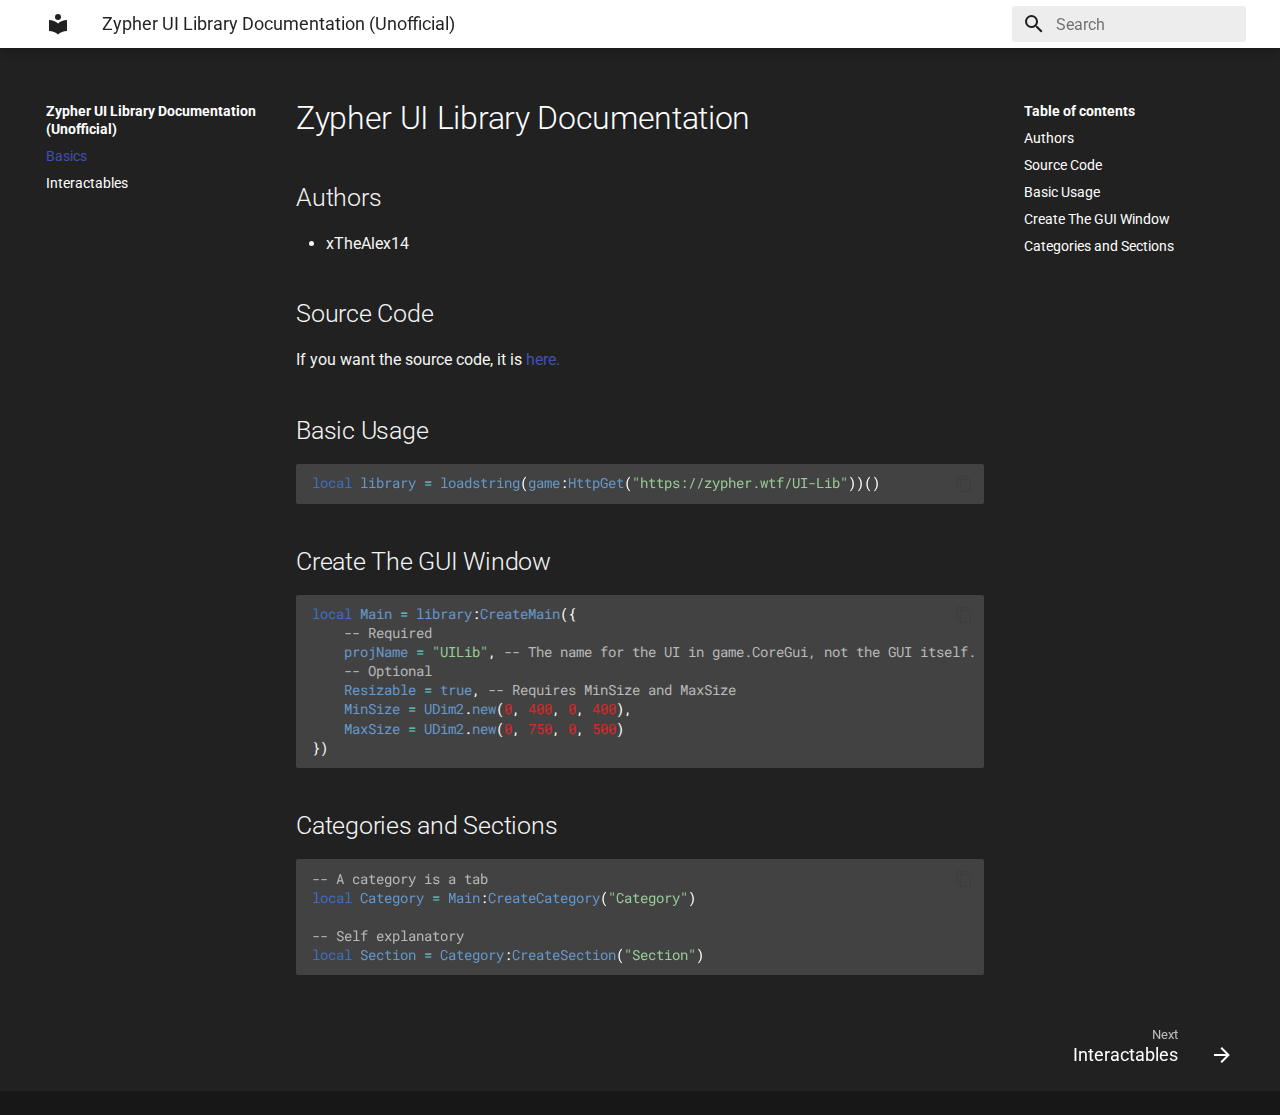
<file: index.html>
<!doctype html>
<html lang="en" class="no-js">
  <head>
    
      <meta charset="utf-8">
      <meta name="viewport" content="width=device-width,initial-scale=1">
      
      
      
      
      <link rel="shortcut icon" href="assets/images/favicon.png">
      <meta name="generator" content="mkdocs-1.1.2, mkdocs-material-6.2.8">
    
    
      
        <title>Zypher UI Library Documentation (Unofficial)</title>
      
    
    
      <link rel="stylesheet" href="assets/stylesheets/main.cb6bc1d0.min.css">
      
        
        <link rel="stylesheet" href="assets/stylesheets/palette.39b8e14a.min.css">
        
          
          
          <meta name="theme-color" content="#ffffff">
        
      
    
    
    
      
        
        <link rel="preconnect" href="https://fonts.gstatic.com" crossorigin>
        <link rel="stylesheet" href="https://fonts.googleapis.com/css?family=Roboto:300,400,400i,700%7CRoboto+Mono&display=fallback">
        <style>body,input{font-family:"Roboto",-apple-system,BlinkMacSystemFont,Helvetica,Arial,sans-serif}code,kbd,pre{font-family:"Roboto Mono",SFMono-Regular,Consolas,Menlo,monospace}</style>
      
    
    
    
      <link rel="stylesheet" href="stylesheets/dark_theme.css">
    
      <link rel="stylesheet" href="stylesheets/codehilite.css">
    
      <link rel="stylesheet" href="stylesheets/styles.css">
    
    
      
    
    
<meta property="og:type" content="website" />
<meta property="og:title" content="Zypher UI Library" />
<meta property="og:description" content="Zypher UI Library Documentation" />
<meta property="og:url" content="None" />

  </head>
  
  
    
    
    
    
    
    <body dir="ltr" data-md-color-scheme="" data-md-color-primary="white" data-md-color-accent="gray">
      
  
    
    <input class="md-toggle" data-md-toggle="drawer" type="checkbox" id="__drawer" autocomplete="off">
    <input class="md-toggle" data-md-toggle="search" type="checkbox" id="__search" autocomplete="off">
    <label class="md-overlay" for="__drawer"></label>
    <div data-md-component="skip">
      
        
        <a href="#zypher-ui-library-documentation" class="md-skip">
          Skip to content
        </a>
      
    </div>
    <div data-md-component="announce">
      
    </div>
    
      

<header class="md-header" data-md-component="header">
  <nav class="md-header-nav md-grid" aria-label="Header">
    <a href="." title="Zypher UI Library Documentation (Unofficial)" class="md-header-nav__button md-logo" aria-label="Zypher UI Library Documentation (Unofficial)">
      
  
  <svg xmlns="http://www.w3.org/2000/svg" viewBox="0 0 24 24"><path d="M12 8a3 3 0 003-3 3 3 0 00-3-3 3 3 0 00-3 3 3 3 0 003 3m0 3.54C9.64 9.35 6.5 8 3 8v11c3.5 0 6.64 1.35 9 3.54 2.36-2.19 5.5-3.54 9-3.54V8c-3.5 0-6.64 1.35-9 3.54z"/></svg>

    </a>
    <label class="md-header-nav__button md-icon" for="__drawer">
      <svg xmlns="http://www.w3.org/2000/svg" viewBox="0 0 24 24"><path d="M3 6h18v2H3V6m0 5h18v2H3v-2m0 5h18v2H3v-2z"/></svg>
    </label>
    <div class="md-header-nav__title" data-md-component="header-title">
      <div class="md-header-nav__ellipsis">
        <div class="md-header-nav__topic">
          <span class="md-ellipsis">
            Zypher UI Library Documentation (Unofficial)
          </span>
        </div>
        <div class="md-header-nav__topic">
          <span class="md-ellipsis">
            
              Basics
            
          </span>
        </div>
      </div>
    </div>
    
      <label class="md-header-nav__button md-icon" for="__search">
        <svg xmlns="http://www.w3.org/2000/svg" viewBox="0 0 24 24"><path d="M9.5 3A6.5 6.5 0 0116 9.5c0 1.61-.59 3.09-1.56 4.23l.27.27h.79l5 5-1.5 1.5-5-5v-.79l-.27-.27A6.516 6.516 0 019.5 16 6.5 6.5 0 013 9.5 6.5 6.5 0 019.5 3m0 2C7 5 5 7 5 9.5S7 14 9.5 14 14 12 14 9.5 12 5 9.5 5z"/></svg>
      </label>
      
<div class="md-search" data-md-component="search" role="dialog">
  <label class="md-search__overlay" for="__search"></label>
  <div class="md-search__inner" role="search">
    <form class="md-search__form" name="search">
      <input type="text" class="md-search__input" name="query" aria-label="Search" placeholder="Search" autocapitalize="off" autocorrect="off" autocomplete="off" spellcheck="false" data-md-component="search-query" data-md-state="active" required>
      <label class="md-search__icon md-icon" for="__search">
        <svg xmlns="http://www.w3.org/2000/svg" viewBox="0 0 24 24"><path d="M9.5 3A6.5 6.5 0 0116 9.5c0 1.61-.59 3.09-1.56 4.23l.27.27h.79l5 5-1.5 1.5-5-5v-.79l-.27-.27A6.516 6.516 0 019.5 16 6.5 6.5 0 013 9.5 6.5 6.5 0 019.5 3m0 2C7 5 5 7 5 9.5S7 14 9.5 14 14 12 14 9.5 12 5 9.5 5z"/></svg>
        <svg xmlns="http://www.w3.org/2000/svg" viewBox="0 0 24 24"><path d="M20 11v2H8l5.5 5.5-1.42 1.42L4.16 12l7.92-7.92L13.5 5.5 8 11h12z"/></svg>
      </label>
      <button type="reset" class="md-search__icon md-icon" aria-label="Clear" data-md-component="search-reset" tabindex="-1">
        <svg xmlns="http://www.w3.org/2000/svg" viewBox="0 0 24 24"><path d="M19 6.41L17.59 5 12 10.59 6.41 5 5 6.41 10.59 12 5 17.59 6.41 19 12 13.41 17.59 19 19 17.59 13.41 12 19 6.41z"/></svg>
      </button>
    </form>
    <div class="md-search__output">
      <div class="md-search__scrollwrap" data-md-scrollfix>
        <div class="md-search-result" data-md-component="search-result">
          <div class="md-search-result__meta">
            Initializing search
          </div>
          <ol class="md-search-result__list"></ol>
        </div>
      </div>
    </div>
  </div>
</div>
    
    
  </nav>
</header>
    
    <div class="md-container" data-md-component="container">
      
      
        
      
      <main class="md-main" data-md-component="main">
        <div class="md-main__inner md-grid">
          
            
              
              <div class="md-sidebar md-sidebar--primary" data-md-component="navigation" >
                <div class="md-sidebar__scrollwrap">
                  <div class="md-sidebar__inner">
                    




<nav class="md-nav md-nav--primary" aria-label="Navigation" data-md-level="0">
  <label class="md-nav__title" for="__drawer">
    <a href="." title="Zypher UI Library Documentation (Unofficial)" class="md-nav__button md-logo" aria-label="Zypher UI Library Documentation (Unofficial)">
      
  
  <svg xmlns="http://www.w3.org/2000/svg" viewBox="0 0 24 24"><path d="M12 8a3 3 0 003-3 3 3 0 00-3-3 3 3 0 00-3 3 3 3 0 003 3m0 3.54C9.64 9.35 6.5 8 3 8v11c3.5 0 6.64 1.35 9 3.54 2.36-2.19 5.5-3.54 9-3.54V8c-3.5 0-6.64 1.35-9 3.54z"/></svg>

    </a>
    Zypher UI Library Documentation (Unofficial)
  </label>
  
  <ul class="md-nav__list" data-md-scrollfix>
    
      
      
      

  
  
    
  
  
    <li class="md-nav__item md-nav__item--active">
      
      <input class="md-nav__toggle md-toggle" data-md-toggle="toc" type="checkbox" id="__toc">
      
        
      
      
        <label class="md-nav__link md-nav__link--active" for="__toc">
          Basics
          <span class="md-nav__icon md-icon"></span>
        </label>
      
      <a href="." class="md-nav__link md-nav__link--active">
        Basics
      </a>
      
        
<nav class="md-nav md-nav--secondary" aria-label="Table of contents">
  
  
    
  
  
    <label class="md-nav__title" for="__toc">
      <span class="md-nav__icon md-icon"></span>
      Table of contents
    </label>
    <ul class="md-nav__list" data-md-scrollfix>
      
        <li class="md-nav__item">
  <a href="#authors" class="md-nav__link">
    Authors
  </a>
  
</li>
      
        <li class="md-nav__item">
  <a href="#source-code" class="md-nav__link">
    Source Code
  </a>
  
</li>
      
        <li class="md-nav__item">
  <a href="#basic-usage" class="md-nav__link">
    Basic Usage
  </a>
  
</li>
      
        <li class="md-nav__item">
  <a href="#create-the-gui-window" class="md-nav__link">
    Create The GUI Window
  </a>
  
</li>
      
        <li class="md-nav__item">
  <a href="#categories-and-sections" class="md-nav__link">
    Categories and Sections
  </a>
  
</li>
      
    </ul>
  
</nav>
      
    </li>
  

    
      
      
      

  
  
  
    <li class="md-nav__item">
      <a href="interactables/" class="md-nav__link">
        Interactables
      </a>
    </li>
  

    
  </ul>
</nav>
                  </div>
                </div>
              </div>
            
            
              
              <div class="md-sidebar md-sidebar--secondary" data-md-component="toc" >
                <div class="md-sidebar__scrollwrap">
                  <div class="md-sidebar__inner">
                    
<nav class="md-nav md-nav--secondary" aria-label="Table of contents">
  
  
    
  
  
    <label class="md-nav__title" for="__toc">
      <span class="md-nav__icon md-icon"></span>
      Table of contents
    </label>
    <ul class="md-nav__list" data-md-scrollfix>
      
        <li class="md-nav__item">
  <a href="#authors" class="md-nav__link">
    Authors
  </a>
  
</li>
      
        <li class="md-nav__item">
  <a href="#source-code" class="md-nav__link">
    Source Code
  </a>
  
</li>
      
        <li class="md-nav__item">
  <a href="#basic-usage" class="md-nav__link">
    Basic Usage
  </a>
  
</li>
      
        <li class="md-nav__item">
  <a href="#create-the-gui-window" class="md-nav__link">
    Create The GUI Window
  </a>
  
</li>
      
        <li class="md-nav__item">
  <a href="#categories-and-sections" class="md-nav__link">
    Categories and Sections
  </a>
  
</li>
      
    </ul>
  
</nav>
                  </div>
                </div>
              </div>
            
          
          <div class="md-content">
            <article class="md-content__inner md-typeset">
              
                
                
                <h1 id="zypher-ui-library-documentation">Zypher UI Library Documentation</h1>
<h2 id="authors">Authors</h2>
<ul>
<li>xTheAlex14</li>
</ul>
<h2 id="source-code">Source Code</h2>
<p>If you want the source code, it is <a href="https://zypher.wtf/UI-Lib">here.</a></p>
<h2 id="basic-usage">Basic Usage</h2>
<div class="highlight"><pre><span></span><code><span class="kd">local</span> <span class="n">library</span> <span class="o">=</span> <span class="n">loadstring</span><span class="p">(</span><span class="n">game</span><span class="p">:</span><span class="n">HttpGet</span><span class="p">(</span><span class="s2">&quot;https://zypher.wtf/UI-Lib&quot;</span><span class="p">))()</span>
</code></pre></div>
<h2 id="create-the-gui-window">Create The GUI Window</h2>
<div class="highlight"><pre><span></span><code><span class="kd">local</span> <span class="n">Main</span> <span class="o">=</span> <span class="n">library</span><span class="p">:</span><span class="n">CreateMain</span><span class="p">({</span>
    <span class="c1">-- Required</span>
    <span class="n">projName</span> <span class="o">=</span> <span class="s2">&quot;UILib&quot;</span><span class="p">,</span> <span class="c1">-- The name for the UI in game.CoreGui, not the GUI itself.</span>
    <span class="c1">-- Optional</span>
    <span class="n">Resizable</span> <span class="o">=</span> <span class="kc">true</span><span class="p">,</span> <span class="c1">-- Requires MinSize and MaxSize</span>
    <span class="n">MinSize</span> <span class="o">=</span> <span class="n">UDim2</span><span class="p">.</span><span class="n">new</span><span class="p">(</span><span class="mi">0</span><span class="p">,</span> <span class="mi">400</span><span class="p">,</span> <span class="mi">0</span><span class="p">,</span> <span class="mi">400</span><span class="p">),</span>
    <span class="n">MaxSize</span> <span class="o">=</span> <span class="n">UDim2</span><span class="p">.</span><span class="n">new</span><span class="p">(</span><span class="mi">0</span><span class="p">,</span> <span class="mi">750</span><span class="p">,</span> <span class="mi">0</span><span class="p">,</span> <span class="mi">500</span><span class="p">)</span>
<span class="p">})</span>
</code></pre></div>
<h2 id="categories-and-sections">Categories and Sections</h2>
<div class="highlight"><pre><span></span><code><span class="c1">-- A category is a tab</span>
<span class="kd">local</span> <span class="n">Category</span> <span class="o">=</span> <span class="n">Main</span><span class="p">:</span><span class="n">CreateCategory</span><span class="p">(</span><span class="s2">&quot;Category&quot;</span><span class="p">)</span>

<span class="c1">-- Self explanatory</span>
<span class="kd">local</span> <span class="n">Section</span> <span class="o">=</span> <span class="n">Category</span><span class="p">:</span><span class="n">CreateSection</span><span class="p">(</span><span class="s2">&quot;Section&quot;</span><span class="p">)</span>
</code></pre></div>
                
              
              
                


              
            </article>
          </div>
        </div>
      </main>
      
        
<footer class="md-footer">
  
    <div class="md-footer-nav">
      <nav class="md-footer-nav__inner md-grid" aria-label="Footer">
        
        
          <a href="interactables/" class="md-footer-nav__link md-footer-nav__link--next" rel="next">
            <div class="md-footer-nav__title">
              <div class="md-ellipsis">
                <span class="md-footer-nav__direction">
                  Next
                </span>
                Interactables
              </div>
            </div>
            <div class="md-footer-nav__button md-icon">
              <svg xmlns="http://www.w3.org/2000/svg" viewBox="0 0 24 24"><path d="M4 11v2h12l-5.5 5.5 1.42 1.42L19.84 12l-7.92-7.92L10.5 5.5 16 11H4z"/></svg>
            </div>
          </a>
        
      </nav>
    </div>
  
  <div class="md-footer-meta md-typeset">
    <div class="md-footer-meta__inner md-grid">
      <div class="md-footer-copyright">
        
      </div>
      
    </div>
  </div>
</footer>
      
    </div>
    
      <script src="assets/javascripts/vendor.18f0862e.min.js"></script>
      <script src="assets/javascripts/bundle.994580cf.min.js"></script><script id="__lang" type="application/json">{"clipboard.copy": "Copy to clipboard", "clipboard.copied": "Copied to clipboard", "search.config.lang": "en", "search.config.pipeline": "trimmer, stopWordFilter", "search.config.separator": "[\\s\\-]+", "search.placeholder": "Search", "search.result.placeholder": "Type to start searching", "search.result.none": "No matching documents", "search.result.one": "1 matching document", "search.result.other": "# matching documents", "search.result.more.one": "1 more on this page", "search.result.more.other": "# more on this page", "search.result.term.missing": "Missing"}</script>
      
      <script>
        app = initialize({
          base: ".",
          features: [],
          search: Object.assign({
            worker: "assets/javascripts/worker/search.9c0e82ba.min.js"
          }, typeof search !== "undefined" && search)
        })
      </script>
      
    
  </body>
</html>
</file>
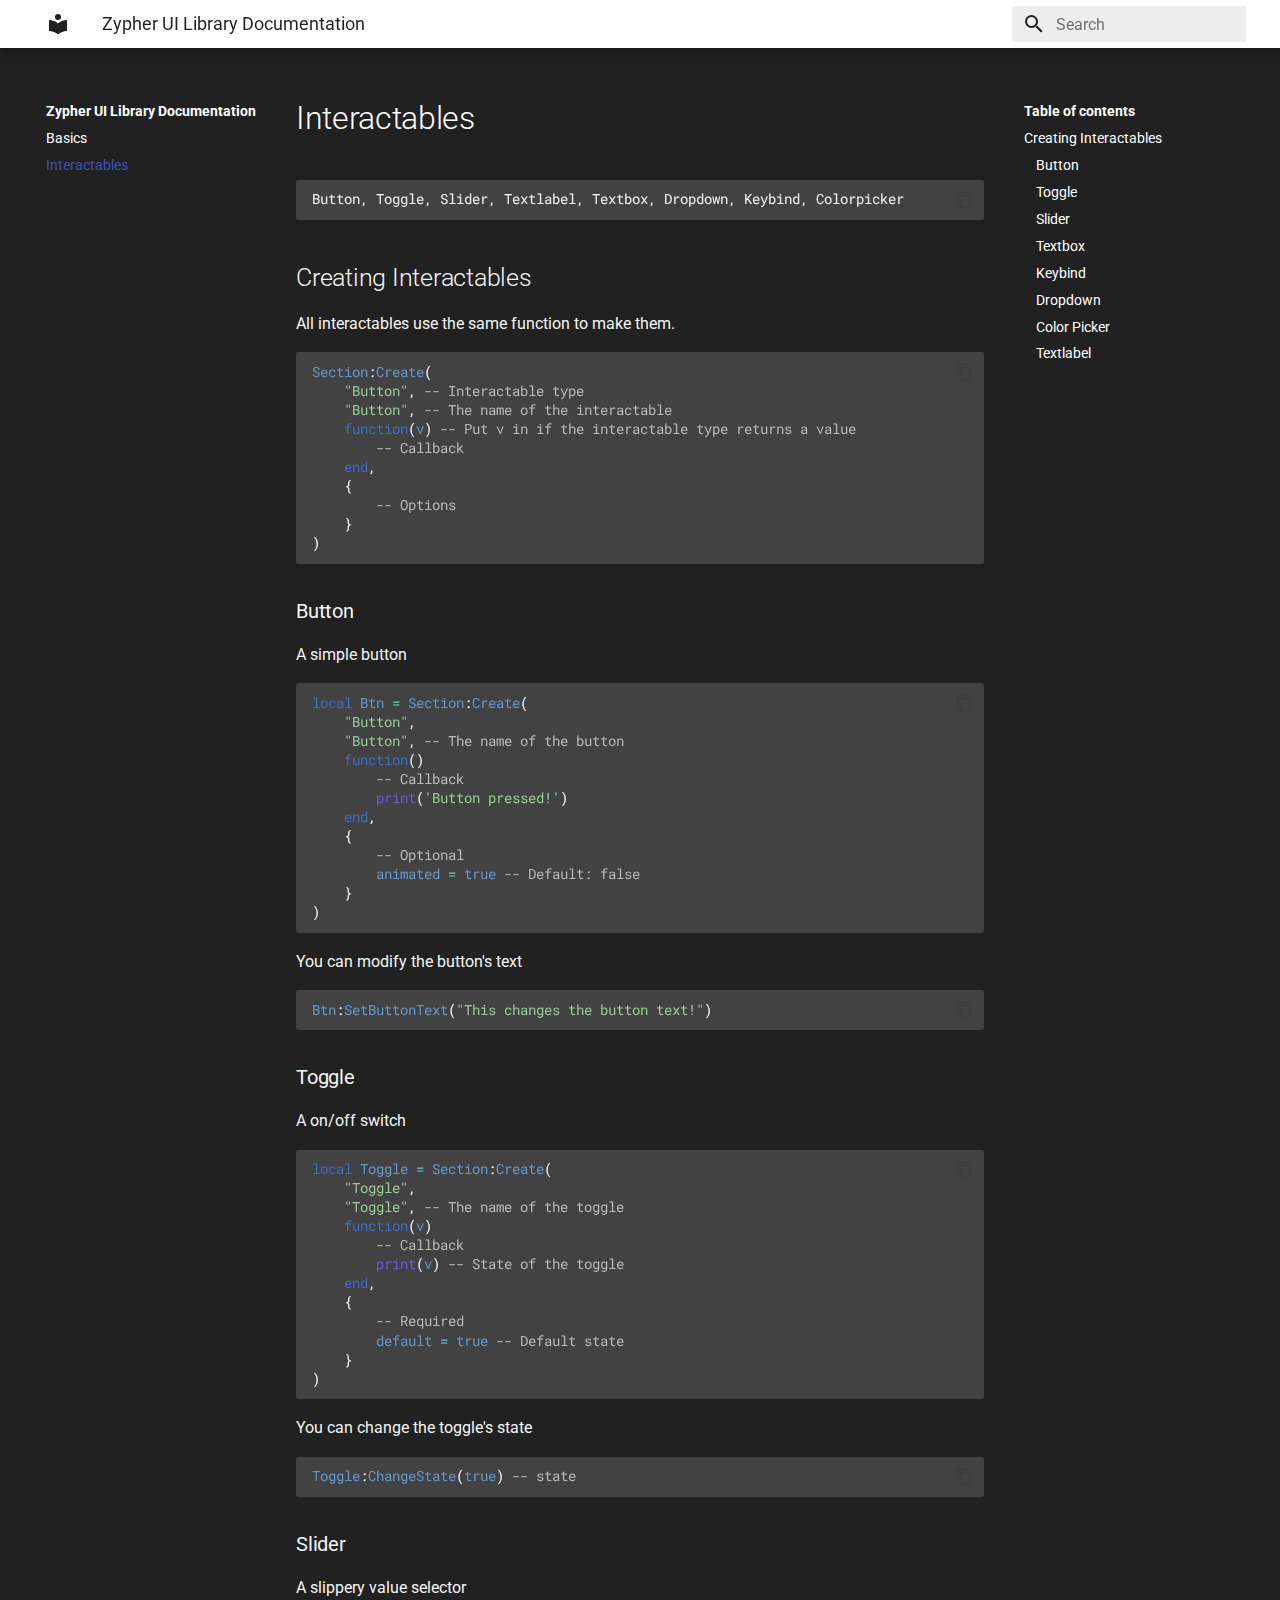
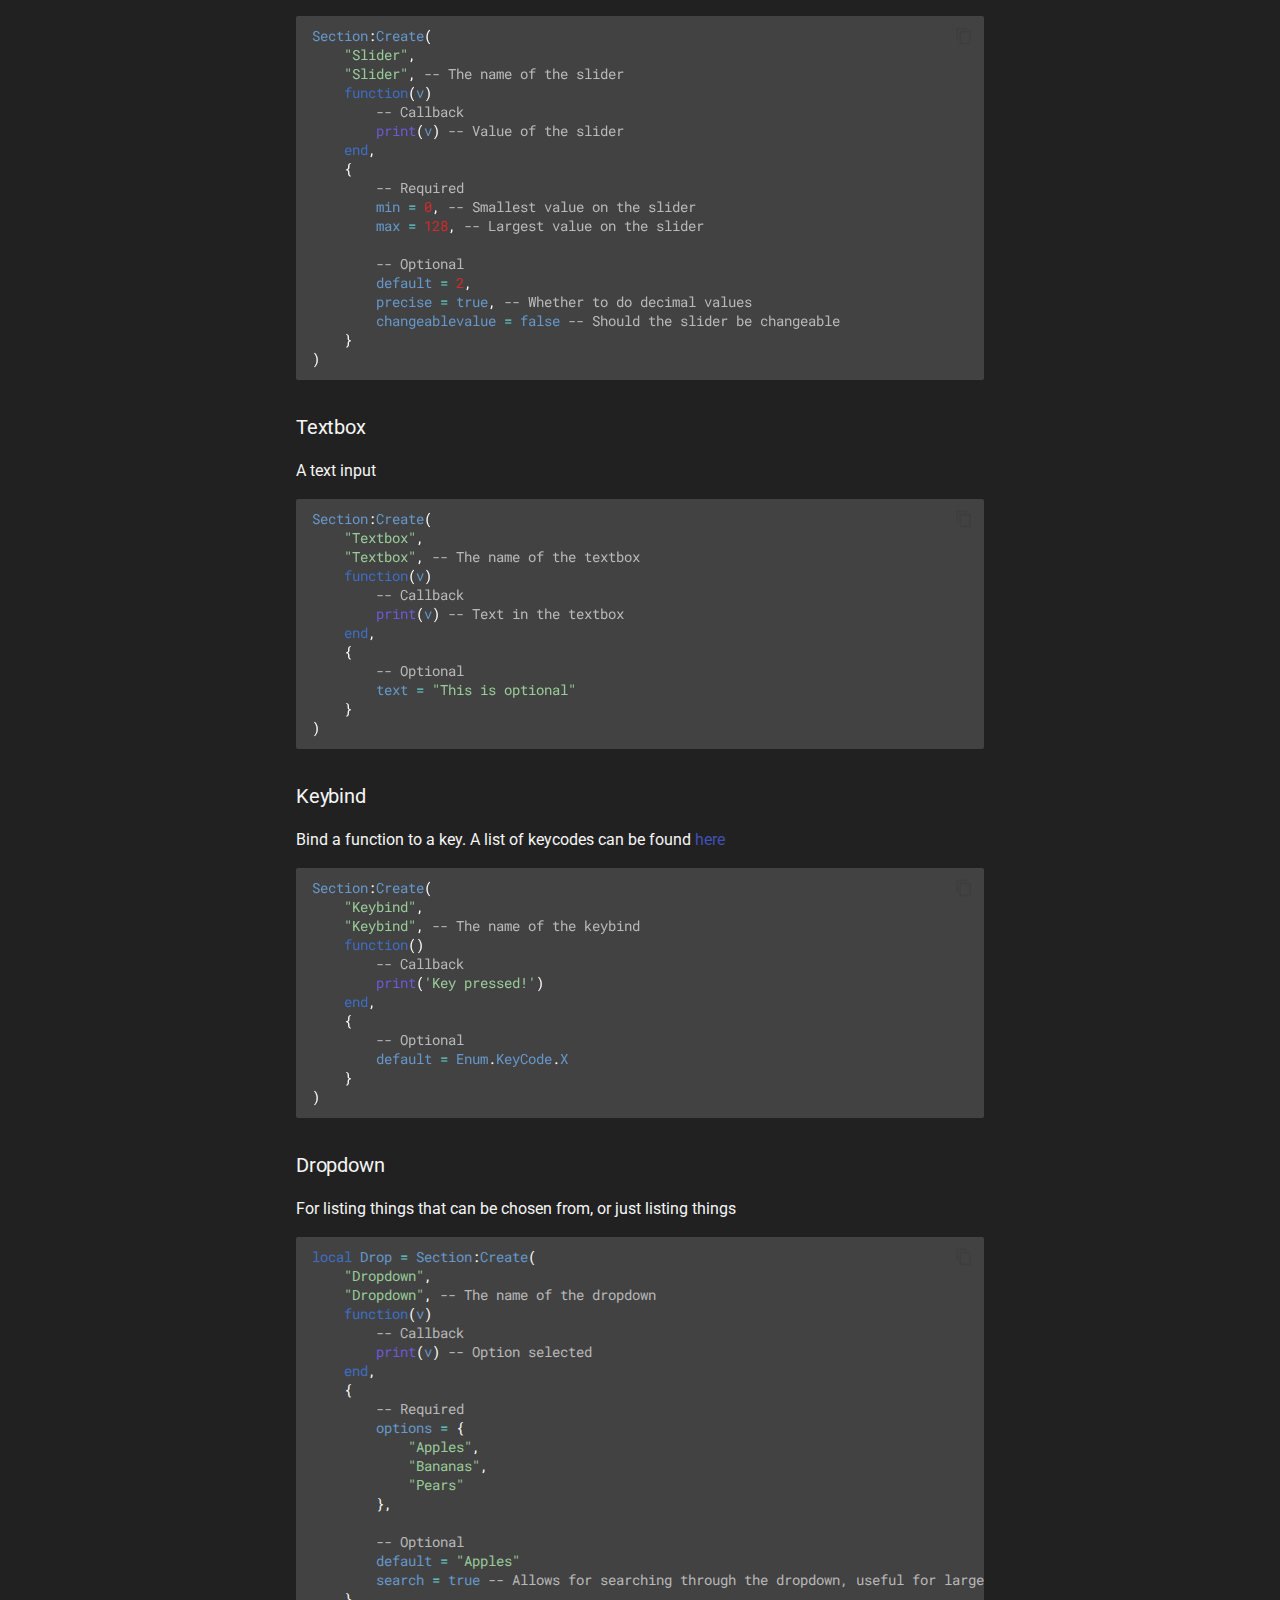
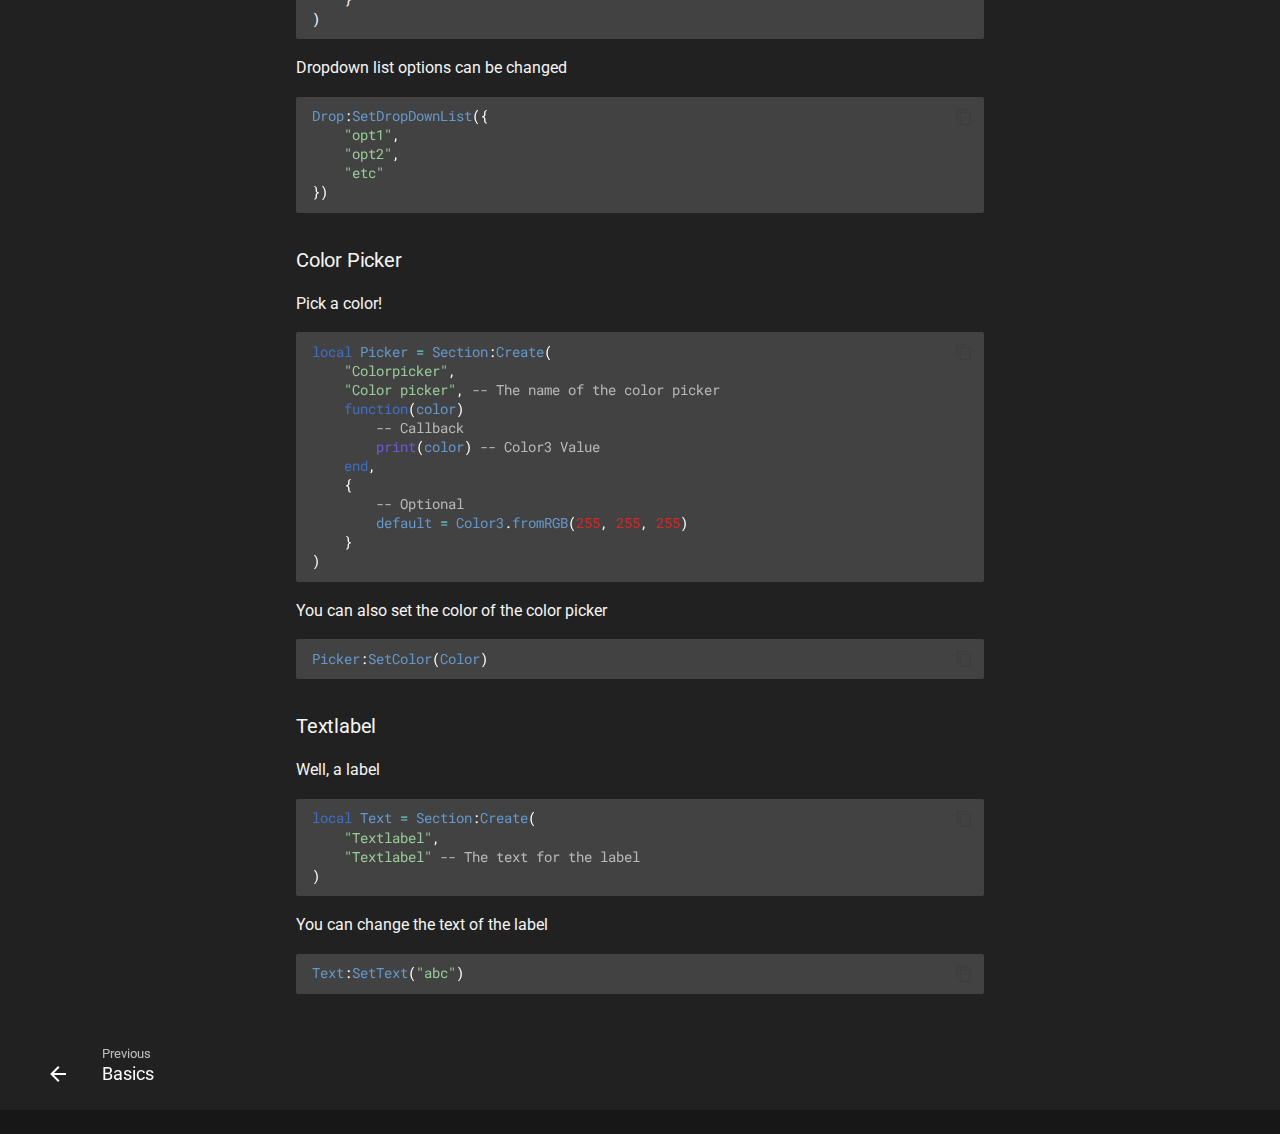
<file: interactables/index.html>
<!doctype html>
<html lang="en" class="no-js">
  <head>
    
      <meta charset="utf-8">
      <meta name="viewport" content="width=device-width,initial-scale=1">
      
      
      
      
      <link rel="shortcut icon" href="../assets/images/favicon.png">
      <meta name="generator" content="mkdocs-1.1.2, mkdocs-material-6.2.8">
    
    
      
        <title>Interactables - Zypher UI Library Documentation</title>
      
    
    
      <link rel="stylesheet" href="../assets/stylesheets/main.cb6bc1d0.min.css">
      
        
        <link rel="stylesheet" href="../assets/stylesheets/palette.39b8e14a.min.css">
        
          
          
          <meta name="theme-color" content="#ffffff">
        
      
    
    
    
      
        
        <link rel="preconnect" href="https://fonts.gstatic.com" crossorigin>
        <link rel="stylesheet" href="https://fonts.googleapis.com/css?family=Roboto:300,400,400i,700%7CRoboto+Mono&display=fallback">
        <style>body,input{font-family:"Roboto",-apple-system,BlinkMacSystemFont,Helvetica,Arial,sans-serif}code,kbd,pre{font-family:"Roboto Mono",SFMono-Regular,Consolas,Menlo,monospace}</style>
      
    
    
    
      <link rel="stylesheet" href="../stylesheets/dark_theme.css">
    
      <link rel="stylesheet" href="../stylesheets/codehilite.css">
    
      <link rel="stylesheet" href="../stylesheets/styles.css">
    
    
      
    
    
<meta property="og:type" content="website" />
<meta property="og:title" content="Zypher UI Library" />
<meta property="og:description" content="Zypher UI Library Documentation" />
<meta property="og:url" content="None" />

  </head>
  
  
    
    
    
    
    
    <body dir="ltr" data-md-color-scheme="" data-md-color-primary="white" data-md-color-accent="gray">
      
  
    
    <input class="md-toggle" data-md-toggle="drawer" type="checkbox" id="__drawer" autocomplete="off">
    <input class="md-toggle" data-md-toggle="search" type="checkbox" id="__search" autocomplete="off">
    <label class="md-overlay" for="__drawer"></label>
    <div data-md-component="skip">
      
        
        <a href="#interactables" class="md-skip">
          Skip to content
        </a>
      
    </div>
    <div data-md-component="announce">
      
    </div>
    
      

<header class="md-header" data-md-component="header">
  <nav class="md-header-nav md-grid" aria-label="Header">
    <a href=".." title="Zypher UI Library Documentation" class="md-header-nav__button md-logo" aria-label="Zypher UI Library Documentation">
      
  
  <svg xmlns="http://www.w3.org/2000/svg" viewBox="0 0 24 24"><path d="M12 8a3 3 0 003-3 3 3 0 00-3-3 3 3 0 00-3 3 3 3 0 003 3m0 3.54C9.64 9.35 6.5 8 3 8v11c3.5 0 6.64 1.35 9 3.54 2.36-2.19 5.5-3.54 9-3.54V8c-3.5 0-6.64 1.35-9 3.54z"/></svg>

    </a>
    <label class="md-header-nav__button md-icon" for="__drawer">
      <svg xmlns="http://www.w3.org/2000/svg" viewBox="0 0 24 24"><path d="M3 6h18v2H3V6m0 5h18v2H3v-2m0 5h18v2H3v-2z"/></svg>
    </label>
    <div class="md-header-nav__title" data-md-component="header-title">
      <div class="md-header-nav__ellipsis">
        <div class="md-header-nav__topic">
          <span class="md-ellipsis">
            Zypher UI Library Documentation
          </span>
        </div>
        <div class="md-header-nav__topic">
          <span class="md-ellipsis">
            
              Interactables
            
          </span>
        </div>
      </div>
    </div>
    
      <label class="md-header-nav__button md-icon" for="__search">
        <svg xmlns="http://www.w3.org/2000/svg" viewBox="0 0 24 24"><path d="M9.5 3A6.5 6.5 0 0116 9.5c0 1.61-.59 3.09-1.56 4.23l.27.27h.79l5 5-1.5 1.5-5-5v-.79l-.27-.27A6.516 6.516 0 019.5 16 6.5 6.5 0 013 9.5 6.5 6.5 0 019.5 3m0 2C7 5 5 7 5 9.5S7 14 9.5 14 14 12 14 9.5 12 5 9.5 5z"/></svg>
      </label>
      
<div class="md-search" data-md-component="search" role="dialog">
  <label class="md-search__overlay" for="__search"></label>
  <div class="md-search__inner" role="search">
    <form class="md-search__form" name="search">
      <input type="text" class="md-search__input" name="query" aria-label="Search" placeholder="Search" autocapitalize="off" autocorrect="off" autocomplete="off" spellcheck="false" data-md-component="search-query" data-md-state="active" required>
      <label class="md-search__icon md-icon" for="__search">
        <svg xmlns="http://www.w3.org/2000/svg" viewBox="0 0 24 24"><path d="M9.5 3A6.5 6.5 0 0116 9.5c0 1.61-.59 3.09-1.56 4.23l.27.27h.79l5 5-1.5 1.5-5-5v-.79l-.27-.27A6.516 6.516 0 019.5 16 6.5 6.5 0 013 9.5 6.5 6.5 0 019.5 3m0 2C7 5 5 7 5 9.5S7 14 9.5 14 14 12 14 9.5 12 5 9.5 5z"/></svg>
        <svg xmlns="http://www.w3.org/2000/svg" viewBox="0 0 24 24"><path d="M20 11v2H8l5.5 5.5-1.42 1.42L4.16 12l7.92-7.92L13.5 5.5 8 11h12z"/></svg>
      </label>
      <button type="reset" class="md-search__icon md-icon" aria-label="Clear" data-md-component="search-reset" tabindex="-1">
        <svg xmlns="http://www.w3.org/2000/svg" viewBox="0 0 24 24"><path d="M19 6.41L17.59 5 12 10.59 6.41 5 5 6.41 10.59 12 5 17.59 6.41 19 12 13.41 17.59 19 19 17.59 13.41 12 19 6.41z"/></svg>
      </button>
    </form>
    <div class="md-search__output">
      <div class="md-search__scrollwrap" data-md-scrollfix>
        <div class="md-search-result" data-md-component="search-result">
          <div class="md-search-result__meta">
            Initializing search
          </div>
          <ol class="md-search-result__list"></ol>
        </div>
      </div>
    </div>
  </div>
</div>
    
    
  </nav>
</header>
    
    <div class="md-container" data-md-component="container">
      
      
        
      
      <main class="md-main" data-md-component="main">
        <div class="md-main__inner md-grid">
          
            
              
              <div class="md-sidebar md-sidebar--primary" data-md-component="navigation" >
                <div class="md-sidebar__scrollwrap">
                  <div class="md-sidebar__inner">
                    




<nav class="md-nav md-nav--primary" aria-label="Navigation" data-md-level="0">
  <label class="md-nav__title" for="__drawer">
    <a href=".." title="Zypher UI Library Documentation" class="md-nav__button md-logo" aria-label="Zypher UI Library Documentation">
      
  
  <svg xmlns="http://www.w3.org/2000/svg" viewBox="0 0 24 24"><path d="M12 8a3 3 0 003-3 3 3 0 00-3-3 3 3 0 00-3 3 3 3 0 003 3m0 3.54C9.64 9.35 6.5 8 3 8v11c3.5 0 6.64 1.35 9 3.54 2.36-2.19 5.5-3.54 9-3.54V8c-3.5 0-6.64 1.35-9 3.54z"/></svg>

    </a>
    Zypher UI Library Documentation
  </label>
  
  <ul class="md-nav__list" data-md-scrollfix>
    
      
      
      

  
  
  
    <li class="md-nav__item">
      <a href=".." class="md-nav__link">
        Basics
      </a>
    </li>
  

    
      
      
      

  
  
    
  
  
    <li class="md-nav__item md-nav__item--active">
      
      <input class="md-nav__toggle md-toggle" data-md-toggle="toc" type="checkbox" id="__toc">
      
        
      
      
        <label class="md-nav__link md-nav__link--active" for="__toc">
          Interactables
          <span class="md-nav__icon md-icon"></span>
        </label>
      
      <a href="./" class="md-nav__link md-nav__link--active">
        Interactables
      </a>
      
        
<nav class="md-nav md-nav--secondary" aria-label="Table of contents">
  
  
    
  
  
    <label class="md-nav__title" for="__toc">
      <span class="md-nav__icon md-icon"></span>
      Table of contents
    </label>
    <ul class="md-nav__list" data-md-scrollfix>
      
        <li class="md-nav__item">
  <a href="#creating-interactables" class="md-nav__link">
    Creating Interactables
  </a>
  
    <nav class="md-nav" aria-label="Creating Interactables">
      <ul class="md-nav__list">
        
          <li class="md-nav__item">
  <a href="#button" class="md-nav__link">
    Button
  </a>
  
</li>
        
          <li class="md-nav__item">
  <a href="#toggle" class="md-nav__link">
    Toggle
  </a>
  
</li>
        
          <li class="md-nav__item">
  <a href="#slider" class="md-nav__link">
    Slider
  </a>
  
</li>
        
          <li class="md-nav__item">
  <a href="#textbox" class="md-nav__link">
    Textbox
  </a>
  
</li>
        
          <li class="md-nav__item">
  <a href="#keybind" class="md-nav__link">
    Keybind
  </a>
  
</li>
        
          <li class="md-nav__item">
  <a href="#dropdown" class="md-nav__link">
    Dropdown
  </a>
  
</li>
        
          <li class="md-nav__item">
  <a href="#color-picker" class="md-nav__link">
    Color Picker
  </a>
  
</li>
        
          <li class="md-nav__item">
  <a href="#textlabel" class="md-nav__link">
    Textlabel
  </a>
  
</li>
        
      </ul>
    </nav>
  
</li>
      
    </ul>
  
</nav>
      
    </li>
  

    
  </ul>
</nav>
                  </div>
                </div>
              </div>
            
            
              
              <div class="md-sidebar md-sidebar--secondary" data-md-component="toc" >
                <div class="md-sidebar__scrollwrap">
                  <div class="md-sidebar__inner">
                    
<nav class="md-nav md-nav--secondary" aria-label="Table of contents">
  
  
    
  
  
    <label class="md-nav__title" for="__toc">
      <span class="md-nav__icon md-icon"></span>
      Table of contents
    </label>
    <ul class="md-nav__list" data-md-scrollfix>
      
        <li class="md-nav__item">
  <a href="#creating-interactables" class="md-nav__link">
    Creating Interactables
  </a>
  
    <nav class="md-nav" aria-label="Creating Interactables">
      <ul class="md-nav__list">
        
          <li class="md-nav__item">
  <a href="#button" class="md-nav__link">
    Button
  </a>
  
</li>
        
          <li class="md-nav__item">
  <a href="#toggle" class="md-nav__link">
    Toggle
  </a>
  
</li>
        
          <li class="md-nav__item">
  <a href="#slider" class="md-nav__link">
    Slider
  </a>
  
</li>
        
          <li class="md-nav__item">
  <a href="#textbox" class="md-nav__link">
    Textbox
  </a>
  
</li>
        
          <li class="md-nav__item">
  <a href="#keybind" class="md-nav__link">
    Keybind
  </a>
  
</li>
        
          <li class="md-nav__item">
  <a href="#dropdown" class="md-nav__link">
    Dropdown
  </a>
  
</li>
        
          <li class="md-nav__item">
  <a href="#color-picker" class="md-nav__link">
    Color Picker
  </a>
  
</li>
        
          <li class="md-nav__item">
  <a href="#textlabel" class="md-nav__link">
    Textlabel
  </a>
  
</li>
        
      </ul>
    </nav>
  
</li>
      
    </ul>
  
</nav>
                  </div>
                </div>
              </div>
            
          
          <div class="md-content">
            <article class="md-content__inner md-typeset">
              
                
                
                <h1 id="interactables">Interactables</h1>
<div class="highlight"><pre><span></span><code>Button, Toggle, Slider, Textlabel, Textbox, Dropdown, Keybind, Colorpicker
</code></pre></div>
<h2 id="creating-interactables">Creating Interactables</h2>
<p>All interactables use the same function to make them.</p>
<div class="highlight"><pre><span></span><code><span class="n">Section</span><span class="p">:</span><span class="n">Create</span><span class="p">(</span>
    <span class="s2">&quot;Button&quot;</span><span class="p">,</span> <span class="c1">-- Interactable type</span>
    <span class="s2">&quot;Button&quot;</span><span class="p">,</span> <span class="c1">-- The name of the interactable</span>
    <span class="kr">function</span><span class="p">(</span><span class="n">v</span><span class="p">)</span> <span class="c1">-- Put v in if the interactable type returns a value</span>
        <span class="c1">-- Callback</span>
    <span class="kr">end</span><span class="p">,</span>
    <span class="p">{</span>
        <span class="c1">-- Options</span>
    <span class="p">}</span>
<span class="p">)</span>
</code></pre></div>
<h3 id="button">Button</h3>
<p>A simple button</p>
<div class="highlight"><pre><span></span><code><span class="kd">local</span> <span class="n">Btn</span> <span class="o">=</span> <span class="n">Section</span><span class="p">:</span><span class="n">Create</span><span class="p">(</span>
    <span class="s2">&quot;Button&quot;</span><span class="p">,</span>
    <span class="s2">&quot;Button&quot;</span><span class="p">,</span> <span class="c1">-- The name of the button</span>
    <span class="kr">function</span><span class="p">()</span>
        <span class="c1">-- Callback</span>
        <span class="nb">print</span><span class="p">(</span><span class="s1">&#39;Button pressed!&#39;</span><span class="p">)</span>
    <span class="kr">end</span><span class="p">,</span>
    <span class="p">{</span>
        <span class="c1">-- Optional</span>
        <span class="n">animated</span> <span class="o">=</span> <span class="kc">true</span> <span class="c1">-- Default: false</span>
    <span class="p">}</span>
<span class="p">)</span>
</code></pre></div>
<p>You can modify the button's text</p>
<div class="highlight"><pre><span></span><code><span class="n">Btn</span><span class="p">:</span><span class="n">SetButtonText</span><span class="p">(</span><span class="s2">&quot;This changes the button text!&quot;</span><span class="p">)</span>
</code></pre></div>
<h3 id="toggle">Toggle</h3>
<p>A on/off switch</p>
<div class="highlight"><pre><span></span><code><span class="kd">local</span> <span class="n">Toggle</span> <span class="o">=</span> <span class="n">Section</span><span class="p">:</span><span class="n">Create</span><span class="p">(</span>
    <span class="s2">&quot;Toggle&quot;</span><span class="p">,</span>
    <span class="s2">&quot;Toggle&quot;</span><span class="p">,</span> <span class="c1">-- The name of the toggle</span>
    <span class="kr">function</span><span class="p">(</span><span class="n">v</span><span class="p">)</span>
        <span class="c1">-- Callback</span>
        <span class="nb">print</span><span class="p">(</span><span class="n">v</span><span class="p">)</span> <span class="c1">-- State of the toggle</span>
    <span class="kr">end</span><span class="p">,</span>
    <span class="p">{</span>
        <span class="c1">-- Required</span>
        <span class="n">default</span> <span class="o">=</span> <span class="kc">true</span> <span class="c1">-- Default state</span>
    <span class="p">}</span>
<span class="p">)</span>
</code></pre></div>
<p>You can change the toggle's state</p>
<div class="highlight"><pre><span></span><code><span class="n">Toggle</span><span class="p">:</span><span class="n">ChangeState</span><span class="p">(</span><span class="kc">true</span><span class="p">)</span> <span class="c1">-- state</span>
</code></pre></div>
<h3 id="slider">Slider</h3>
<p>A slippery value selector</p>
<div class="highlight"><pre><span></span><code><span class="n">Section</span><span class="p">:</span><span class="n">Create</span><span class="p">(</span>
    <span class="s2">&quot;Slider&quot;</span><span class="p">,</span>
    <span class="s2">&quot;Slider&quot;</span><span class="p">,</span> <span class="c1">-- The name of the slider</span>
    <span class="kr">function</span><span class="p">(</span><span class="n">v</span><span class="p">)</span>
        <span class="c1">-- Callback</span>
        <span class="nb">print</span><span class="p">(</span><span class="n">v</span><span class="p">)</span> <span class="c1">-- Value of the slider</span>
    <span class="kr">end</span><span class="p">,</span>
    <span class="p">{</span>
        <span class="c1">-- Required</span>
        <span class="n">min</span> <span class="o">=</span> <span class="mi">0</span><span class="p">,</span> <span class="c1">-- Smallest value on the slider</span>
        <span class="n">max</span> <span class="o">=</span> <span class="mi">128</span><span class="p">,</span> <span class="c1">-- Largest value on the slider</span>

        <span class="c1">-- Optional</span>
        <span class="n">default</span> <span class="o">=</span> <span class="mi">2</span><span class="p">,</span>
        <span class="n">precise</span> <span class="o">=</span> <span class="kc">true</span><span class="p">,</span> <span class="c1">-- Whether to do decimal values</span>
        <span class="n">changeablevalue</span> <span class="o">=</span> <span class="kc">false</span> <span class="c1">-- Should the slider be changeable</span>
    <span class="p">}</span>
<span class="p">)</span>
</code></pre></div>
<h3 id="textbox">Textbox</h3>
<p>A text input</p>
<div class="highlight"><pre><span></span><code><span class="n">Section</span><span class="p">:</span><span class="n">Create</span><span class="p">(</span>
    <span class="s2">&quot;Textbox&quot;</span><span class="p">,</span>
    <span class="s2">&quot;Textbox&quot;</span><span class="p">,</span> <span class="c1">-- The name of the textbox</span>
    <span class="kr">function</span><span class="p">(</span><span class="n">v</span><span class="p">)</span>
        <span class="c1">-- Callback</span>
        <span class="nb">print</span><span class="p">(</span><span class="n">v</span><span class="p">)</span> <span class="c1">-- Text in the textbox</span>
    <span class="kr">end</span><span class="p">,</span>
    <span class="p">{</span>
        <span class="c1">-- Optional</span>
        <span class="n">text</span> <span class="o">=</span> <span class="s2">&quot;This is optional&quot;</span>
    <span class="p">}</span>
<span class="p">)</span>
</code></pre></div>
<h3 id="keybind">Keybind</h3>
<p>Bind a function to a key. A list of keycodes can be found <a href="https://developer.roblox.com/en-us/api-reference/enum/KeyCode">here</a></p>
<div class="highlight"><pre><span></span><code><span class="n">Section</span><span class="p">:</span><span class="n">Create</span><span class="p">(</span>
    <span class="s2">&quot;Keybind&quot;</span><span class="p">,</span>
    <span class="s2">&quot;Keybind&quot;</span><span class="p">,</span> <span class="c1">-- The name of the keybind</span>
    <span class="kr">function</span><span class="p">()</span>
        <span class="c1">-- Callback</span>
        <span class="nb">print</span><span class="p">(</span><span class="s1">&#39;Key pressed!&#39;</span><span class="p">)</span>
    <span class="kr">end</span><span class="p">,</span>
    <span class="p">{</span>
        <span class="c1">-- Optional</span>
        <span class="n">default</span> <span class="o">=</span> <span class="n">Enum</span><span class="p">.</span><span class="n">KeyCode</span><span class="p">.</span><span class="n">X</span>
    <span class="p">}</span>
<span class="p">)</span>
</code></pre></div>
<h3 id="dropdown">Dropdown</h3>
<p>For listing things that can be chosen from, or just listing things</p>
<div class="highlight"><pre><span></span><code><span class="kd">local</span> <span class="n">Drop</span> <span class="o">=</span> <span class="n">Section</span><span class="p">:</span><span class="n">Create</span><span class="p">(</span>
    <span class="s2">&quot;Dropdown&quot;</span><span class="p">,</span>
    <span class="s2">&quot;Dropdown&quot;</span><span class="p">,</span> <span class="c1">-- The name of the dropdown</span>
    <span class="kr">function</span><span class="p">(</span><span class="n">v</span><span class="p">)</span>
        <span class="c1">-- Callback</span>
        <span class="nb">print</span><span class="p">(</span><span class="n">v</span><span class="p">)</span> <span class="c1">-- Option selected</span>
    <span class="kr">end</span><span class="p">,</span>
    <span class="p">{</span>
        <span class="c1">-- Required</span>
        <span class="n">options</span> <span class="o">=</span> <span class="p">{</span>
            <span class="s2">&quot;Apples&quot;</span><span class="p">,</span>
            <span class="s2">&quot;Bananas&quot;</span><span class="p">,</span>
            <span class="s2">&quot;Pears&quot;</span>
        <span class="p">},</span>

        <span class="c1">-- Optional</span>
        <span class="n">default</span> <span class="o">=</span> <span class="s2">&quot;Apples&quot;</span>
        <span class="n">search</span> <span class="o">=</span> <span class="kc">true</span> <span class="c1">-- Allows for searching through the dropdown, useful for large arrays of values</span>
    <span class="p">}</span>
<span class="p">)</span>
</code></pre></div>
<p>Dropdown list options can be changed</p>
<div class="highlight"><pre><span></span><code><span class="n">Drop</span><span class="p">:</span><span class="n">SetDropDownList</span><span class="p">({</span>
    <span class="s2">&quot;opt1&quot;</span><span class="p">,</span>
    <span class="s2">&quot;opt2&quot;</span><span class="p">,</span>
    <span class="s2">&quot;etc&quot;</span>
<span class="p">})</span>
</code></pre></div>
<h3 id="color-picker">Color Picker</h3>
<p>Pick a color!</p>
<div class="highlight"><pre><span></span><code><span class="kd">local</span> <span class="n">Picker</span> <span class="o">=</span> <span class="n">Section</span><span class="p">:</span><span class="n">Create</span><span class="p">(</span>
    <span class="s2">&quot;Colorpicker&quot;</span><span class="p">,</span>
    <span class="s2">&quot;Color picker&quot;</span><span class="p">,</span> <span class="c1">-- The name of the color picker</span>
    <span class="kr">function</span><span class="p">(</span><span class="n">color</span><span class="p">)</span>
        <span class="c1">-- Callback</span>
        <span class="nb">print</span><span class="p">(</span><span class="n">color</span><span class="p">)</span> <span class="c1">-- Color3 Value</span>
    <span class="kr">end</span><span class="p">,</span>
    <span class="p">{</span>
        <span class="c1">-- Optional</span>
        <span class="n">default</span> <span class="o">=</span> <span class="n">Color3</span><span class="p">.</span><span class="n">fromRGB</span><span class="p">(</span><span class="mi">255</span><span class="p">,</span> <span class="mi">255</span><span class="p">,</span> <span class="mi">255</span><span class="p">)</span>
    <span class="p">}</span>
<span class="p">)</span>
</code></pre></div>
<p>You can also set the color of the color picker</p>
<div class="highlight"><pre><span></span><code><span class="n">Picker</span><span class="p">:</span><span class="n">SetColor</span><span class="p">(</span><span class="n">Color</span><span class="p">)</span>
</code></pre></div>
<h3 id="textlabel">Textlabel</h3>
<p>Well, a label</p>
<div class="highlight"><pre><span></span><code><span class="kd">local</span> <span class="n">Text</span> <span class="o">=</span> <span class="n">Section</span><span class="p">:</span><span class="n">Create</span><span class="p">(</span>
    <span class="s2">&quot;Textlabel&quot;</span><span class="p">,</span>
    <span class="s2">&quot;Textlabel&quot;</span> <span class="c1">-- The text for the label</span>
<span class="p">)</span>
</code></pre></div>
<p>You can change the text of the label</p>
<div class="highlight"><pre><span></span><code><span class="n">Text</span><span class="p">:</span><span class="n">SetText</span><span class="p">(</span><span class="s2">&quot;abc&quot;</span><span class="p">)</span>
</code></pre></div>
                
              
              
                


              
            </article>
          </div>
        </div>
      </main>
      
        
<footer class="md-footer">
  
    <div class="md-footer-nav">
      <nav class="md-footer-nav__inner md-grid" aria-label="Footer">
        
          <a href=".." class="md-footer-nav__link md-footer-nav__link--prev" rel="prev">
            <div class="md-footer-nav__button md-icon">
              <svg xmlns="http://www.w3.org/2000/svg" viewBox="0 0 24 24"><path d="M20 11v2H8l5.5 5.5-1.42 1.42L4.16 12l7.92-7.92L13.5 5.5 8 11h12z"/></svg>
            </div>
            <div class="md-footer-nav__title">
              <div class="md-ellipsis">
                <span class="md-footer-nav__direction">
                  Previous
                </span>
                Basics
              </div>
            </div>
          </a>
        
        
      </nav>
    </div>
  
  <div class="md-footer-meta md-typeset">
    <div class="md-footer-meta__inner md-grid">
      <div class="md-footer-copyright">
        
      </div>
      
    </div>
  </div>
</footer>
      
    </div>
    
      <script src="../assets/javascripts/vendor.18f0862e.min.js"></script>
      <script src="../assets/javascripts/bundle.994580cf.min.js"></script><script id="__lang" type="application/json">{"clipboard.copy": "Copy to clipboard", "clipboard.copied": "Copied to clipboard", "search.config.lang": "en", "search.config.pipeline": "trimmer, stopWordFilter", "search.config.separator": "[\\s\\-]+", "search.placeholder": "Search", "search.result.placeholder": "Type to start searching", "search.result.none": "No matching documents", "search.result.one": "1 matching document", "search.result.other": "# matching documents", "search.result.more.one": "1 more on this page", "search.result.more.other": "# more on this page", "search.result.term.missing": "Missing"}</script>
      
      <script>
        app = initialize({
          base: "..",
          features: [],
          search: Object.assign({
            worker: "../assets/javascripts/worker/search.9c0e82ba.min.js"
          }, typeof search !== "undefined" && search)
        })
      </script>
      
    
  </body>
</html>
</file>
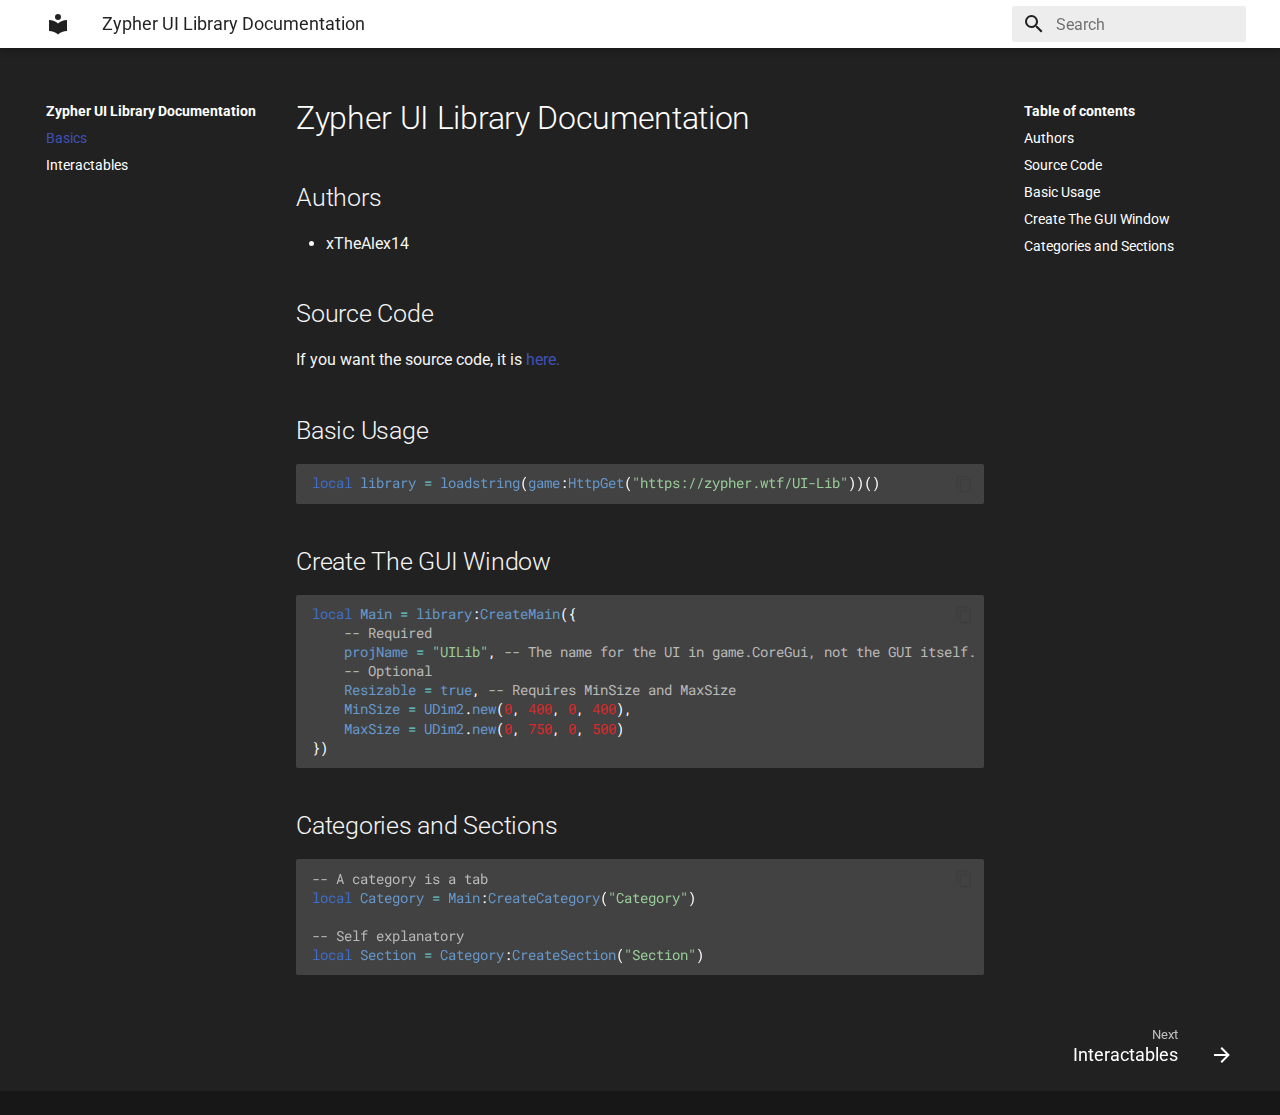
<file: site/index.html>
<!doctype html>
<html lang="en" class="no-js">
  <head>
    
      <meta charset="utf-8">
      <meta name="viewport" content="width=device-width,initial-scale=1">
      
      
      
      
      <link rel="shortcut icon" href="assets/images/favicon.png">
      <meta name="generator" content="mkdocs-1.1.2, mkdocs-material-6.2.8">
    
    
      
        <title>Zypher UI Library Documentation</title>
      
    
    
      <link rel="stylesheet" href="assets/stylesheets/main.cb6bc1d0.min.css">
      
        
        <link rel="stylesheet" href="assets/stylesheets/palette.39b8e14a.min.css">
        
          
          
          <meta name="theme-color" content="#ffffff">
        
      
    
    
    
      
        
        <link rel="preconnect" href="https://fonts.gstatic.com" crossorigin>
        <link rel="stylesheet" href="https://fonts.googleapis.com/css?family=Roboto:300,400,400i,700%7CRoboto+Mono&display=fallback">
        <style>body,input{font-family:"Roboto",-apple-system,BlinkMacSystemFont,Helvetica,Arial,sans-serif}code,kbd,pre{font-family:"Roboto Mono",SFMono-Regular,Consolas,Menlo,monospace}</style>
      
    
    
    
      <link rel="stylesheet" href="stylesheets/dark_theme.css">
    
      <link rel="stylesheet" href="stylesheets/codehilite.css">
    
      <link rel="stylesheet" href="stylesheets/styles.css">
    
    
      
    
    
<meta property="og:type" content="website" />
<meta property="og:title" content="Zypher UI Library" />
<meta property="og:description" content="Zypher UI Library Documentation" />
<meta property="og:url" content="None" />

  </head>
  
  
    
    
    
    
    
    <body dir="ltr" data-md-color-scheme="" data-md-color-primary="white" data-md-color-accent="gray">
      
  
    
    <input class="md-toggle" data-md-toggle="drawer" type="checkbox" id="__drawer" autocomplete="off">
    <input class="md-toggle" data-md-toggle="search" type="checkbox" id="__search" autocomplete="off">
    <label class="md-overlay" for="__drawer"></label>
    <div data-md-component="skip">
      
        
        <a href="#zypher-ui-library-documentation" class="md-skip">
          Skip to content
        </a>
      
    </div>
    <div data-md-component="announce">
      
    </div>
    
      

<header class="md-header" data-md-component="header">
  <nav class="md-header-nav md-grid" aria-label="Header">
    <a href="." title="Zypher UI Library Documentation" class="md-header-nav__button md-logo" aria-label="Zypher UI Library Documentation">
      
  
  <svg xmlns="http://www.w3.org/2000/svg" viewBox="0 0 24 24"><path d="M12 8a3 3 0 003-3 3 3 0 00-3-3 3 3 0 00-3 3 3 3 0 003 3m0 3.54C9.64 9.35 6.5 8 3 8v11c3.5 0 6.64 1.35 9 3.54 2.36-2.19 5.5-3.54 9-3.54V8c-3.5 0-6.64 1.35-9 3.54z"/></svg>

    </a>
    <label class="md-header-nav__button md-icon" for="__drawer">
      <svg xmlns="http://www.w3.org/2000/svg" viewBox="0 0 24 24"><path d="M3 6h18v2H3V6m0 5h18v2H3v-2m0 5h18v2H3v-2z"/></svg>
    </label>
    <div class="md-header-nav__title" data-md-component="header-title">
      <div class="md-header-nav__ellipsis">
        <div class="md-header-nav__topic">
          <span class="md-ellipsis">
            Zypher UI Library Documentation
          </span>
        </div>
        <div class="md-header-nav__topic">
          <span class="md-ellipsis">
            
              Basics
            
          </span>
        </div>
      </div>
    </div>
    
      <label class="md-header-nav__button md-icon" for="__search">
        <svg xmlns="http://www.w3.org/2000/svg" viewBox="0 0 24 24"><path d="M9.5 3A6.5 6.5 0 0116 9.5c0 1.61-.59 3.09-1.56 4.23l.27.27h.79l5 5-1.5 1.5-5-5v-.79l-.27-.27A6.516 6.516 0 019.5 16 6.5 6.5 0 013 9.5 6.5 6.5 0 019.5 3m0 2C7 5 5 7 5 9.5S7 14 9.5 14 14 12 14 9.5 12 5 9.5 5z"/></svg>
      </label>
      
<div class="md-search" data-md-component="search" role="dialog">
  <label class="md-search__overlay" for="__search"></label>
  <div class="md-search__inner" role="search">
    <form class="md-search__form" name="search">
      <input type="text" class="md-search__input" name="query" aria-label="Search" placeholder="Search" autocapitalize="off" autocorrect="off" autocomplete="off" spellcheck="false" data-md-component="search-query" data-md-state="active" required>
      <label class="md-search__icon md-icon" for="__search">
        <svg xmlns="http://www.w3.org/2000/svg" viewBox="0 0 24 24"><path d="M9.5 3A6.5 6.5 0 0116 9.5c0 1.61-.59 3.09-1.56 4.23l.27.27h.79l5 5-1.5 1.5-5-5v-.79l-.27-.27A6.516 6.516 0 019.5 16 6.5 6.5 0 013 9.5 6.5 6.5 0 019.5 3m0 2C7 5 5 7 5 9.5S7 14 9.5 14 14 12 14 9.5 12 5 9.5 5z"/></svg>
        <svg xmlns="http://www.w3.org/2000/svg" viewBox="0 0 24 24"><path d="M20 11v2H8l5.5 5.5-1.42 1.42L4.16 12l7.92-7.92L13.5 5.5 8 11h12z"/></svg>
      </label>
      <button type="reset" class="md-search__icon md-icon" aria-label="Clear" data-md-component="search-reset" tabindex="-1">
        <svg xmlns="http://www.w3.org/2000/svg" viewBox="0 0 24 24"><path d="M19 6.41L17.59 5 12 10.59 6.41 5 5 6.41 10.59 12 5 17.59 6.41 19 12 13.41 17.59 19 19 17.59 13.41 12 19 6.41z"/></svg>
      </button>
    </form>
    <div class="md-search__output">
      <div class="md-search__scrollwrap" data-md-scrollfix>
        <div class="md-search-result" data-md-component="search-result">
          <div class="md-search-result__meta">
            Initializing search
          </div>
          <ol class="md-search-result__list"></ol>
        </div>
      </div>
    </div>
  </div>
</div>
    
    
  </nav>
</header>
    
    <div class="md-container" data-md-component="container">
      
      
        
      
      <main class="md-main" data-md-component="main">
        <div class="md-main__inner md-grid">
          
            
              
              <div class="md-sidebar md-sidebar--primary" data-md-component="navigation" >
                <div class="md-sidebar__scrollwrap">
                  <div class="md-sidebar__inner">
                    




<nav class="md-nav md-nav--primary" aria-label="Navigation" data-md-level="0">
  <label class="md-nav__title" for="__drawer">
    <a href="." title="Zypher UI Library Documentation" class="md-nav__button md-logo" aria-label="Zypher UI Library Documentation">
      
  
  <svg xmlns="http://www.w3.org/2000/svg" viewBox="0 0 24 24"><path d="M12 8a3 3 0 003-3 3 3 0 00-3-3 3 3 0 00-3 3 3 3 0 003 3m0 3.54C9.64 9.35 6.5 8 3 8v11c3.5 0 6.64 1.35 9 3.54 2.36-2.19 5.5-3.54 9-3.54V8c-3.5 0-6.64 1.35-9 3.54z"/></svg>

    </a>
    Zypher UI Library Documentation
  </label>
  
  <ul class="md-nav__list" data-md-scrollfix>
    
      
      
      

  
  
    
  
  
    <li class="md-nav__item md-nav__item--active">
      
      <input class="md-nav__toggle md-toggle" data-md-toggle="toc" type="checkbox" id="__toc">
      
        
      
      
        <label class="md-nav__link md-nav__link--active" for="__toc">
          Basics
          <span class="md-nav__icon md-icon"></span>
        </label>
      
      <a href="." class="md-nav__link md-nav__link--active">
        Basics
      </a>
      
        
<nav class="md-nav md-nav--secondary" aria-label="Table of contents">
  
  
    
  
  
    <label class="md-nav__title" for="__toc">
      <span class="md-nav__icon md-icon"></span>
      Table of contents
    </label>
    <ul class="md-nav__list" data-md-scrollfix>
      
        <li class="md-nav__item">
  <a href="#authors" class="md-nav__link">
    Authors
  </a>
  
</li>
      
        <li class="md-nav__item">
  <a href="#source-code" class="md-nav__link">
    Source Code
  </a>
  
</li>
      
        <li class="md-nav__item">
  <a href="#basic-usage" class="md-nav__link">
    Basic Usage
  </a>
  
</li>
      
        <li class="md-nav__item">
  <a href="#create-the-gui-window" class="md-nav__link">
    Create The GUI Window
  </a>
  
</li>
      
        <li class="md-nav__item">
  <a href="#categories-and-sections" class="md-nav__link">
    Categories and Sections
  </a>
  
</li>
      
    </ul>
  
</nav>
      
    </li>
  

    
      
      
      

  
  
  
    <li class="md-nav__item">
      <a href="interactables/" class="md-nav__link">
        Interactables
      </a>
    </li>
  

    
  </ul>
</nav>
                  </div>
                </div>
              </div>
            
            
              
              <div class="md-sidebar md-sidebar--secondary" data-md-component="toc" >
                <div class="md-sidebar__scrollwrap">
                  <div class="md-sidebar__inner">
                    
<nav class="md-nav md-nav--secondary" aria-label="Table of contents">
  
  
    
  
  
    <label class="md-nav__title" for="__toc">
      <span class="md-nav__icon md-icon"></span>
      Table of contents
    </label>
    <ul class="md-nav__list" data-md-scrollfix>
      
        <li class="md-nav__item">
  <a href="#authors" class="md-nav__link">
    Authors
  </a>
  
</li>
      
        <li class="md-nav__item">
  <a href="#source-code" class="md-nav__link">
    Source Code
  </a>
  
</li>
      
        <li class="md-nav__item">
  <a href="#basic-usage" class="md-nav__link">
    Basic Usage
  </a>
  
</li>
      
        <li class="md-nav__item">
  <a href="#create-the-gui-window" class="md-nav__link">
    Create The GUI Window
  </a>
  
</li>
      
        <li class="md-nav__item">
  <a href="#categories-and-sections" class="md-nav__link">
    Categories and Sections
  </a>
  
</li>
      
    </ul>
  
</nav>
                  </div>
                </div>
              </div>
            
          
          <div class="md-content">
            <article class="md-content__inner md-typeset">
              
                
                
                <h1 id="zypher-ui-library-documentation">Zypher UI Library Documentation</h1>
<h2 id="authors">Authors</h2>
<ul>
<li>xTheAlex14</li>
</ul>
<h2 id="source-code">Source Code</h2>
<p>If you want the source code, it is <a href="https://zypher.wtf/UI-Lib">here.</a></p>
<h2 id="basic-usage">Basic Usage</h2>
<div class="highlight"><pre><span></span><code><span class="kd">local</span> <span class="n">library</span> <span class="o">=</span> <span class="n">loadstring</span><span class="p">(</span><span class="n">game</span><span class="p">:</span><span class="n">HttpGet</span><span class="p">(</span><span class="s2">&quot;https://zypher.wtf/UI-Lib&quot;</span><span class="p">))()</span>
</code></pre></div>
<h2 id="create-the-gui-window">Create The GUI Window</h2>
<div class="highlight"><pre><span></span><code><span class="kd">local</span> <span class="n">Main</span> <span class="o">=</span> <span class="n">library</span><span class="p">:</span><span class="n">CreateMain</span><span class="p">({</span>
    <span class="c1">-- Required</span>
    <span class="n">projName</span> <span class="o">=</span> <span class="s2">&quot;UILib&quot;</span><span class="p">,</span> <span class="c1">-- The name for the UI in game.CoreGui, not the GUI itself.</span>
    <span class="c1">-- Optional</span>
    <span class="n">Resizable</span> <span class="o">=</span> <span class="kc">true</span><span class="p">,</span> <span class="c1">-- Requires MinSize and MaxSize</span>
    <span class="n">MinSize</span> <span class="o">=</span> <span class="n">UDim2</span><span class="p">.</span><span class="n">new</span><span class="p">(</span><span class="mi">0</span><span class="p">,</span> <span class="mi">400</span><span class="p">,</span> <span class="mi">0</span><span class="p">,</span> <span class="mi">400</span><span class="p">),</span>
    <span class="n">MaxSize</span> <span class="o">=</span> <span class="n">UDim2</span><span class="p">.</span><span class="n">new</span><span class="p">(</span><span class="mi">0</span><span class="p">,</span> <span class="mi">750</span><span class="p">,</span> <span class="mi">0</span><span class="p">,</span> <span class="mi">500</span><span class="p">)</span>
<span class="p">})</span>
</code></pre></div>
<h2 id="categories-and-sections">Categories and Sections</h2>
<div class="highlight"><pre><span></span><code><span class="c1">-- A category is a tab</span>
<span class="kd">local</span> <span class="n">Category</span> <span class="o">=</span> <span class="n">Main</span><span class="p">:</span><span class="n">CreateCategory</span><span class="p">(</span><span class="s2">&quot;Category&quot;</span><span class="p">)</span>

<span class="c1">-- Self explanatory</span>
<span class="kd">local</span> <span class="n">Section</span> <span class="o">=</span> <span class="n">Category</span><span class="p">:</span><span class="n">CreateSection</span><span class="p">(</span><span class="s2">&quot;Section&quot;</span><span class="p">)</span>
</code></pre></div>
                
              
              
                


              
            </article>
          </div>
        </div>
      </main>
      
        
<footer class="md-footer">
  
    <div class="md-footer-nav">
      <nav class="md-footer-nav__inner md-grid" aria-label="Footer">
        
        
          <a href="interactables/" class="md-footer-nav__link md-footer-nav__link--next" rel="next">
            <div class="md-footer-nav__title">
              <div class="md-ellipsis">
                <span class="md-footer-nav__direction">
                  Next
                </span>
                Interactables
              </div>
            </div>
            <div class="md-footer-nav__button md-icon">
              <svg xmlns="http://www.w3.org/2000/svg" viewBox="0 0 24 24"><path d="M4 11v2h12l-5.5 5.5 1.42 1.42L19.84 12l-7.92-7.92L10.5 5.5 16 11H4z"/></svg>
            </div>
          </a>
        
      </nav>
    </div>
  
  <div class="md-footer-meta md-typeset">
    <div class="md-footer-meta__inner md-grid">
      <div class="md-footer-copyright">
        
      </div>
      
    </div>
  </div>
</footer>
      
    </div>
    
      <script src="assets/javascripts/vendor.18f0862e.min.js"></script>
      <script src="assets/javascripts/bundle.994580cf.min.js"></script><script id="__lang" type="application/json">{"clipboard.copy": "Copy to clipboard", "clipboard.copied": "Copied to clipboard", "search.config.lang": "en", "search.config.pipeline": "trimmer, stopWordFilter", "search.config.separator": "[\\s\\-]+", "search.placeholder": "Search", "search.result.placeholder": "Type to start searching", "search.result.none": "No matching documents", "search.result.one": "1 matching document", "search.result.other": "# matching documents", "search.result.more.one": "1 more on this page", "search.result.more.other": "# more on this page", "search.result.term.missing": "Missing"}</script>
      
      <script>
        app = initialize({
          base: ".",
          features: [],
          search: Object.assign({
            worker: "assets/javascripts/worker/search.9c0e82ba.min.js"
          }, typeof search !== "undefined" && search)
        })
      </script>
      
    
  </body>
</html>
</file>
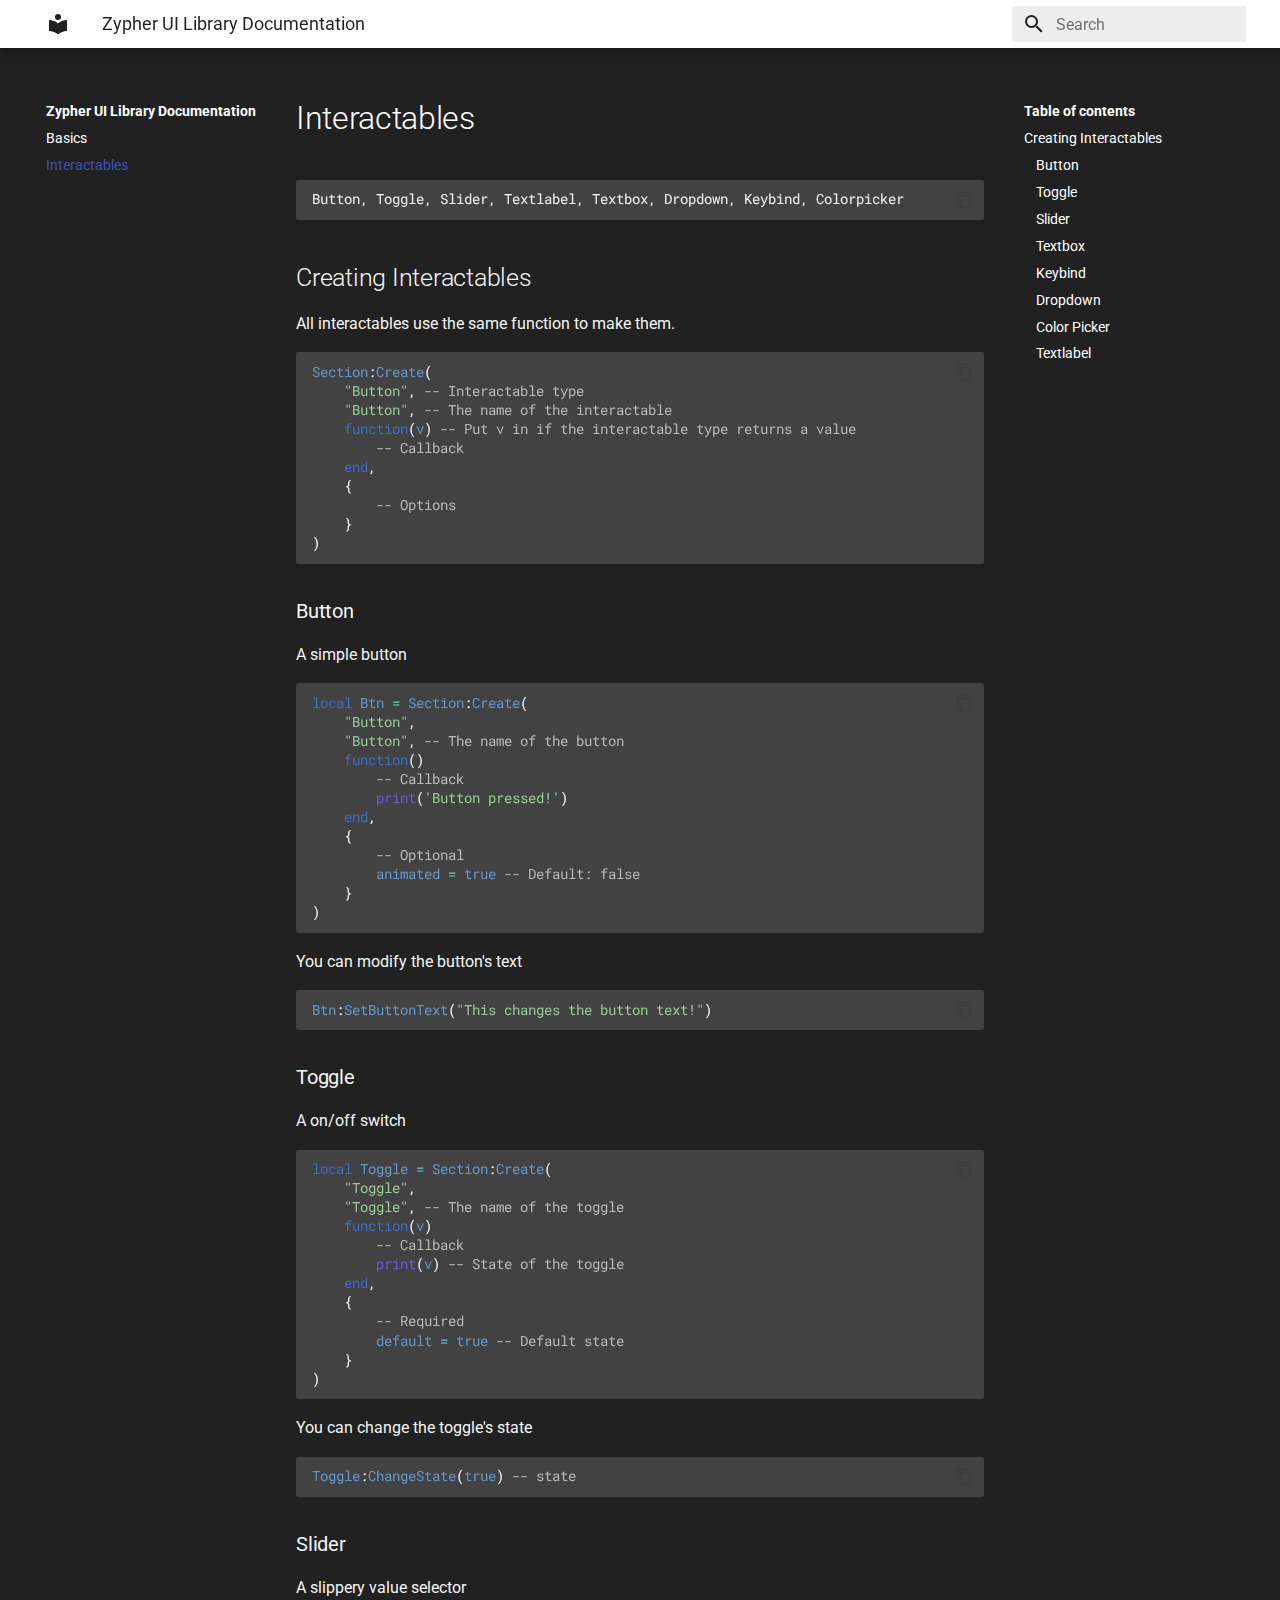
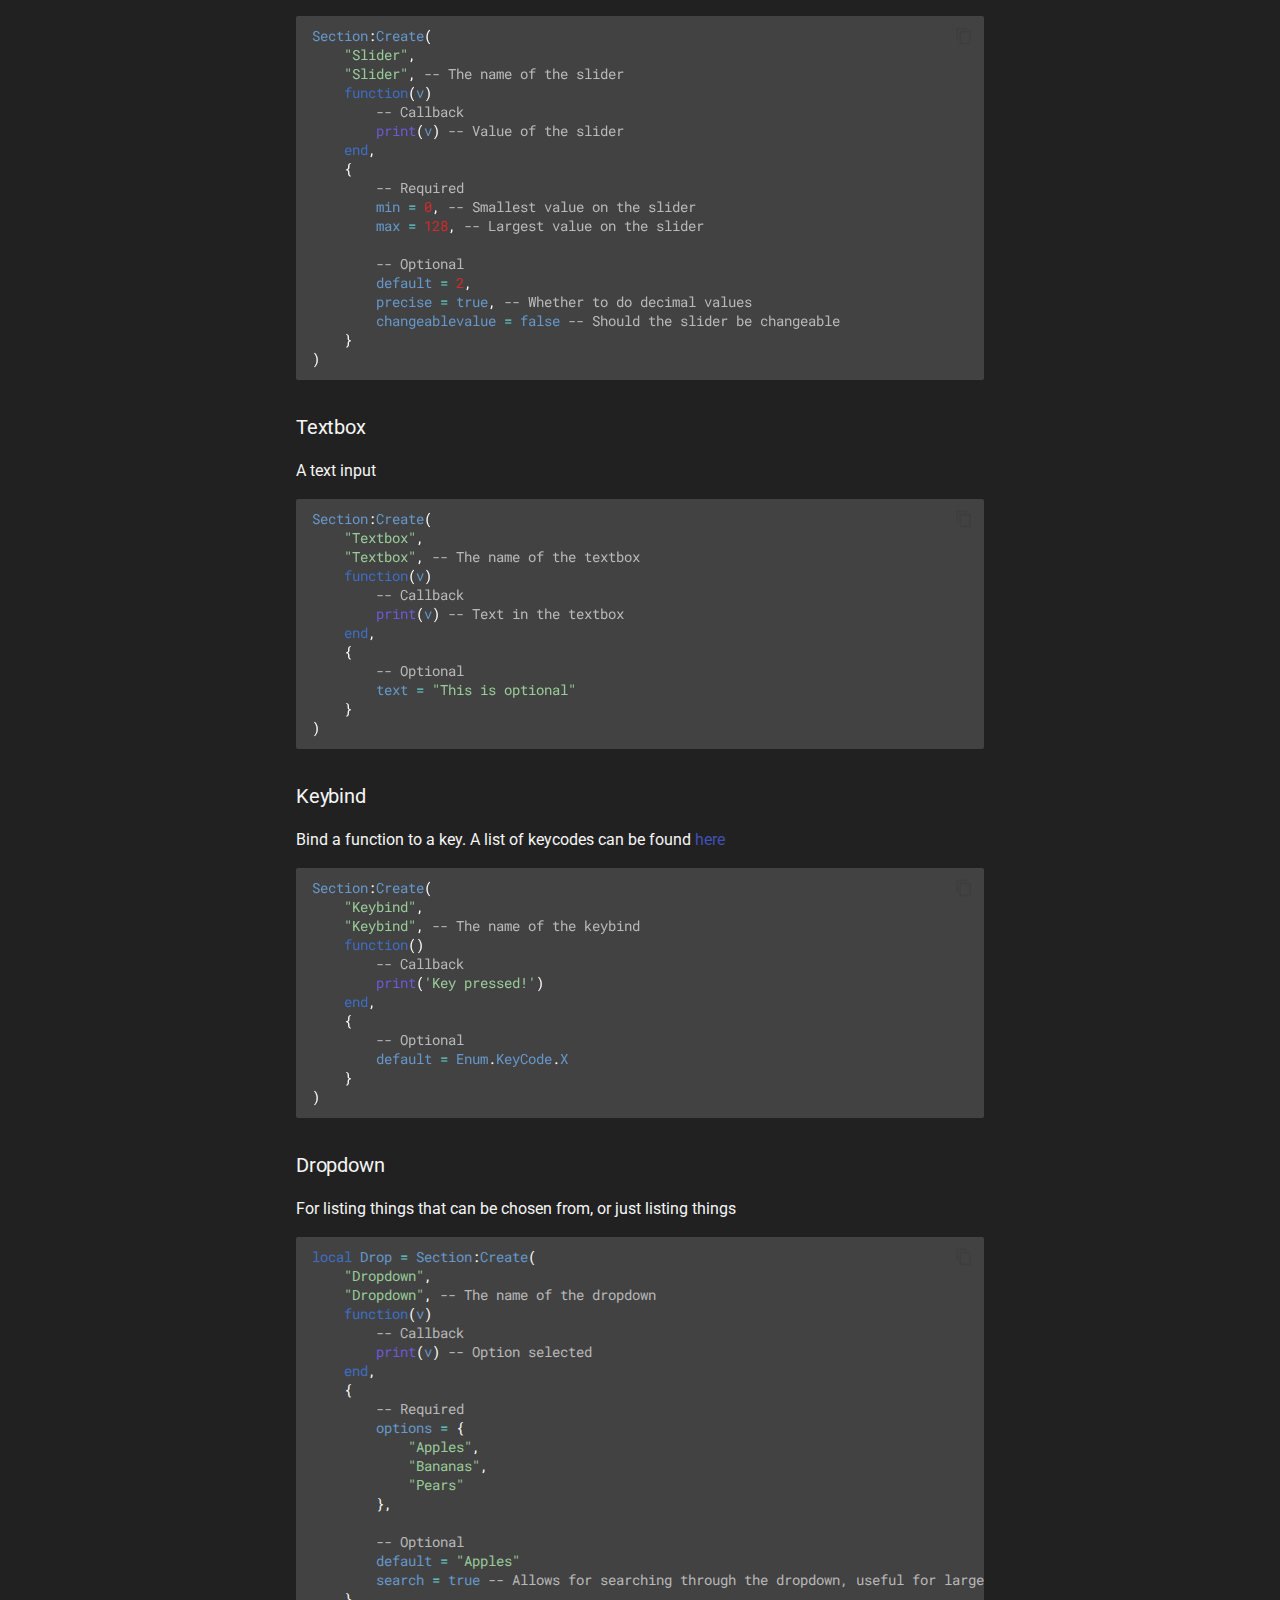
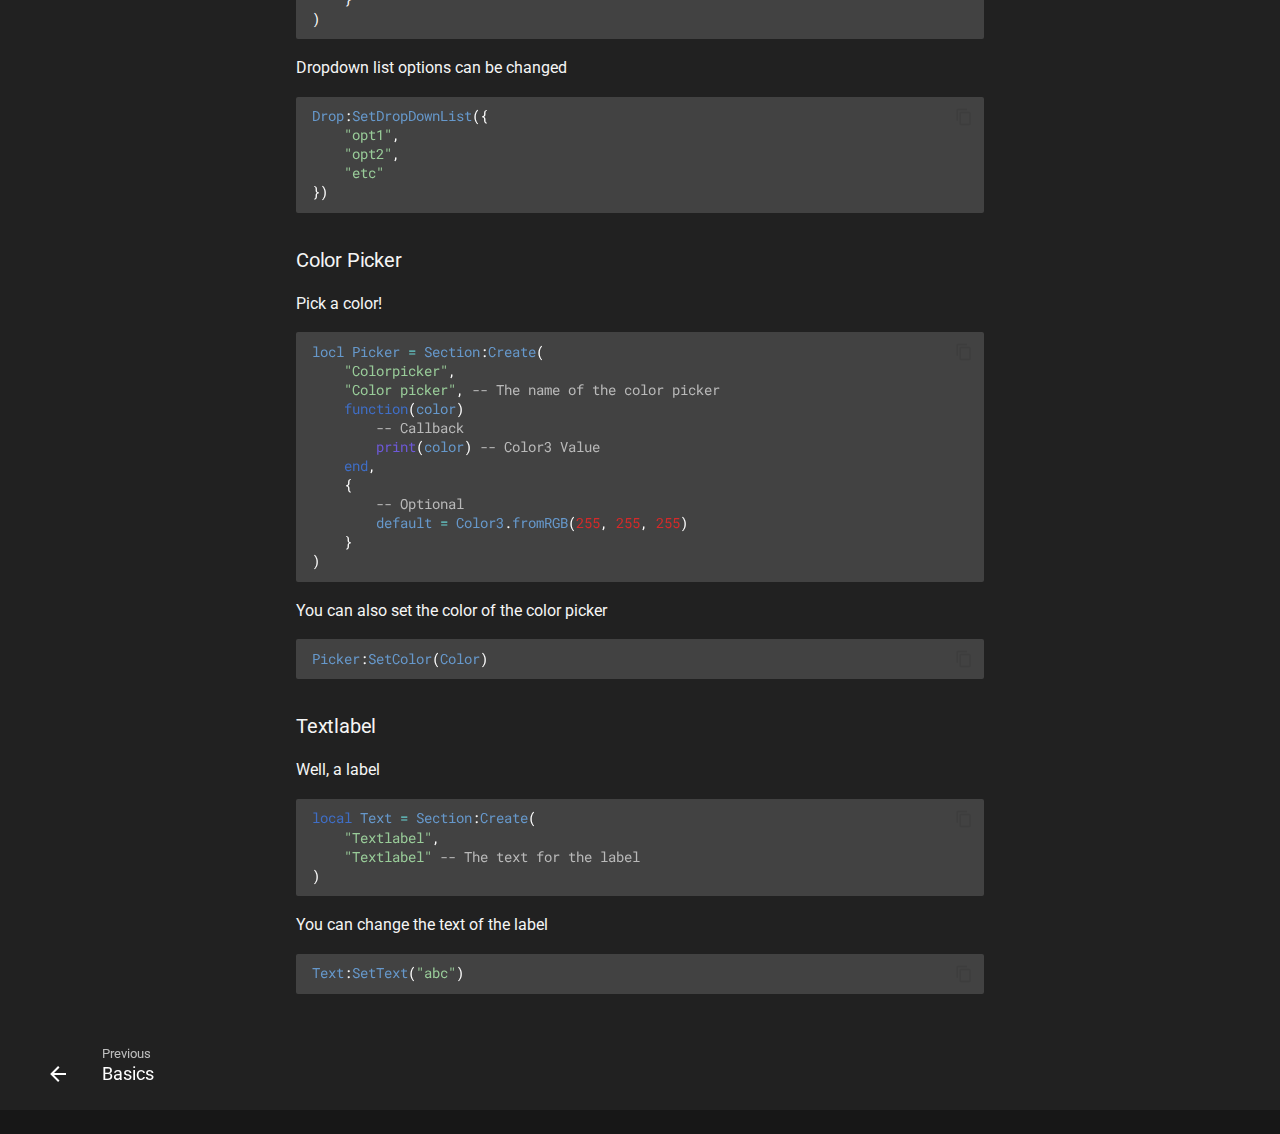
<file: site/interactables/index.html>
<!doctype html>
<html lang="en" class="no-js">
  <head>
    
      <meta charset="utf-8">
      <meta name="viewport" content="width=device-width,initial-scale=1">
      
      
      
      
      <link rel="shortcut icon" href="../assets/images/favicon.png">
      <meta name="generator" content="mkdocs-1.1.2, mkdocs-material-6.2.8">
    
    
      
        <title>Interactables - Zypher UI Library Documentation</title>
      
    
    
      <link rel="stylesheet" href="../assets/stylesheets/main.cb6bc1d0.min.css">
      
        
        <link rel="stylesheet" href="../assets/stylesheets/palette.39b8e14a.min.css">
        
          
          
          <meta name="theme-color" content="#ffffff">
        
      
    
    
    
      
        
        <link rel="preconnect" href="https://fonts.gstatic.com" crossorigin>
        <link rel="stylesheet" href="https://fonts.googleapis.com/css?family=Roboto:300,400,400i,700%7CRoboto+Mono&display=fallback">
        <style>body,input{font-family:"Roboto",-apple-system,BlinkMacSystemFont,Helvetica,Arial,sans-serif}code,kbd,pre{font-family:"Roboto Mono",SFMono-Regular,Consolas,Menlo,monospace}</style>
      
    
    
    
      <link rel="stylesheet" href="../stylesheets/dark_theme.css">
    
      <link rel="stylesheet" href="../stylesheets/codehilite.css">
    
      <link rel="stylesheet" href="../stylesheets/styles.css">
    
    
      
    
    
<meta property="og:type" content="website" />
<meta property="og:title" content="Zypher UI Library" />
<meta property="og:description" content="Zypher UI Library Documentation" />
<meta property="og:url" content="None" />

  </head>
  
  
    
    
    
    
    
    <body dir="ltr" data-md-color-scheme="" data-md-color-primary="white" data-md-color-accent="gray">
      
  
    
    <input class="md-toggle" data-md-toggle="drawer" type="checkbox" id="__drawer" autocomplete="off">
    <input class="md-toggle" data-md-toggle="search" type="checkbox" id="__search" autocomplete="off">
    <label class="md-overlay" for="__drawer"></label>
    <div data-md-component="skip">
      
        
        <a href="#interactables" class="md-skip">
          Skip to content
        </a>
      
    </div>
    <div data-md-component="announce">
      
    </div>
    
      

<header class="md-header" data-md-component="header">
  <nav class="md-header-nav md-grid" aria-label="Header">
    <a href=".." title="Zypher UI Library Documentation" class="md-header-nav__button md-logo" aria-label="Zypher UI Library Documentation">
      
  
  <svg xmlns="http://www.w3.org/2000/svg" viewBox="0 0 24 24"><path d="M12 8a3 3 0 003-3 3 3 0 00-3-3 3 3 0 00-3 3 3 3 0 003 3m0 3.54C9.64 9.35 6.5 8 3 8v11c3.5 0 6.64 1.35 9 3.54 2.36-2.19 5.5-3.54 9-3.54V8c-3.5 0-6.64 1.35-9 3.54z"/></svg>

    </a>
    <label class="md-header-nav__button md-icon" for="__drawer">
      <svg xmlns="http://www.w3.org/2000/svg" viewBox="0 0 24 24"><path d="M3 6h18v2H3V6m0 5h18v2H3v-2m0 5h18v2H3v-2z"/></svg>
    </label>
    <div class="md-header-nav__title" data-md-component="header-title">
      <div class="md-header-nav__ellipsis">
        <div class="md-header-nav__topic">
          <span class="md-ellipsis">
            Zypher UI Library Documentation
          </span>
        </div>
        <div class="md-header-nav__topic">
          <span class="md-ellipsis">
            
              Interactables
            
          </span>
        </div>
      </div>
    </div>
    
      <label class="md-header-nav__button md-icon" for="__search">
        <svg xmlns="http://www.w3.org/2000/svg" viewBox="0 0 24 24"><path d="M9.5 3A6.5 6.5 0 0116 9.5c0 1.61-.59 3.09-1.56 4.23l.27.27h.79l5 5-1.5 1.5-5-5v-.79l-.27-.27A6.516 6.516 0 019.5 16 6.5 6.5 0 013 9.5 6.5 6.5 0 019.5 3m0 2C7 5 5 7 5 9.5S7 14 9.5 14 14 12 14 9.5 12 5 9.5 5z"/></svg>
      </label>
      
<div class="md-search" data-md-component="search" role="dialog">
  <label class="md-search__overlay" for="__search"></label>
  <div class="md-search__inner" role="search">
    <form class="md-search__form" name="search">
      <input type="text" class="md-search__input" name="query" aria-label="Search" placeholder="Search" autocapitalize="off" autocorrect="off" autocomplete="off" spellcheck="false" data-md-component="search-query" data-md-state="active" required>
      <label class="md-search__icon md-icon" for="__search">
        <svg xmlns="http://www.w3.org/2000/svg" viewBox="0 0 24 24"><path d="M9.5 3A6.5 6.5 0 0116 9.5c0 1.61-.59 3.09-1.56 4.23l.27.27h.79l5 5-1.5 1.5-5-5v-.79l-.27-.27A6.516 6.516 0 019.5 16 6.5 6.5 0 013 9.5 6.5 6.5 0 019.5 3m0 2C7 5 5 7 5 9.5S7 14 9.5 14 14 12 14 9.5 12 5 9.5 5z"/></svg>
        <svg xmlns="http://www.w3.org/2000/svg" viewBox="0 0 24 24"><path d="M20 11v2H8l5.5 5.5-1.42 1.42L4.16 12l7.92-7.92L13.5 5.5 8 11h12z"/></svg>
      </label>
      <button type="reset" class="md-search__icon md-icon" aria-label="Clear" data-md-component="search-reset" tabindex="-1">
        <svg xmlns="http://www.w3.org/2000/svg" viewBox="0 0 24 24"><path d="M19 6.41L17.59 5 12 10.59 6.41 5 5 6.41 10.59 12 5 17.59 6.41 19 12 13.41 17.59 19 19 17.59 13.41 12 19 6.41z"/></svg>
      </button>
    </form>
    <div class="md-search__output">
      <div class="md-search__scrollwrap" data-md-scrollfix>
        <div class="md-search-result" data-md-component="search-result">
          <div class="md-search-result__meta">
            Initializing search
          </div>
          <ol class="md-search-result__list"></ol>
        </div>
      </div>
    </div>
  </div>
</div>
    
    
  </nav>
</header>
    
    <div class="md-container" data-md-component="container">
      
      
        
      
      <main class="md-main" data-md-component="main">
        <div class="md-main__inner md-grid">
          
            
              
              <div class="md-sidebar md-sidebar--primary" data-md-component="navigation" >
                <div class="md-sidebar__scrollwrap">
                  <div class="md-sidebar__inner">
                    




<nav class="md-nav md-nav--primary" aria-label="Navigation" data-md-level="0">
  <label class="md-nav__title" for="__drawer">
    <a href=".." title="Zypher UI Library Documentation" class="md-nav__button md-logo" aria-label="Zypher UI Library Documentation">
      
  
  <svg xmlns="http://www.w3.org/2000/svg" viewBox="0 0 24 24"><path d="M12 8a3 3 0 003-3 3 3 0 00-3-3 3 3 0 00-3 3 3 3 0 003 3m0 3.54C9.64 9.35 6.5 8 3 8v11c3.5 0 6.64 1.35 9 3.54 2.36-2.19 5.5-3.54 9-3.54V8c-3.5 0-6.64 1.35-9 3.54z"/></svg>

    </a>
    Zypher UI Library Documentation
  </label>
  
  <ul class="md-nav__list" data-md-scrollfix>
    
      
      
      

  
  
  
    <li class="md-nav__item">
      <a href=".." class="md-nav__link">
        Basics
      </a>
    </li>
  

    
      
      
      

  
  
    
  
  
    <li class="md-nav__item md-nav__item--active">
      
      <input class="md-nav__toggle md-toggle" data-md-toggle="toc" type="checkbox" id="__toc">
      
        
      
      
        <label class="md-nav__link md-nav__link--active" for="__toc">
          Interactables
          <span class="md-nav__icon md-icon"></span>
        </label>
      
      <a href="./" class="md-nav__link md-nav__link--active">
        Interactables
      </a>
      
        
<nav class="md-nav md-nav--secondary" aria-label="Table of contents">
  
  
    
  
  
    <label class="md-nav__title" for="__toc">
      <span class="md-nav__icon md-icon"></span>
      Table of contents
    </label>
    <ul class="md-nav__list" data-md-scrollfix>
      
        <li class="md-nav__item">
  <a href="#creating-interactables" class="md-nav__link">
    Creating Interactables
  </a>
  
    <nav class="md-nav" aria-label="Creating Interactables">
      <ul class="md-nav__list">
        
          <li class="md-nav__item">
  <a href="#button" class="md-nav__link">
    Button
  </a>
  
</li>
        
          <li class="md-nav__item">
  <a href="#toggle" class="md-nav__link">
    Toggle
  </a>
  
</li>
        
          <li class="md-nav__item">
  <a href="#slider" class="md-nav__link">
    Slider
  </a>
  
</li>
        
          <li class="md-nav__item">
  <a href="#textbox" class="md-nav__link">
    Textbox
  </a>
  
</li>
        
          <li class="md-nav__item">
  <a href="#keybind" class="md-nav__link">
    Keybind
  </a>
  
</li>
        
          <li class="md-nav__item">
  <a href="#dropdown" class="md-nav__link">
    Dropdown
  </a>
  
</li>
        
          <li class="md-nav__item">
  <a href="#color-picker" class="md-nav__link">
    Color Picker
  </a>
  
</li>
        
          <li class="md-nav__item">
  <a href="#textlabel" class="md-nav__link">
    Textlabel
  </a>
  
</li>
        
      </ul>
    </nav>
  
</li>
      
    </ul>
  
</nav>
      
    </li>
  

    
  </ul>
</nav>
                  </div>
                </div>
              </div>
            
            
              
              <div class="md-sidebar md-sidebar--secondary" data-md-component="toc" >
                <div class="md-sidebar__scrollwrap">
                  <div class="md-sidebar__inner">
                    
<nav class="md-nav md-nav--secondary" aria-label="Table of contents">
  
  
    
  
  
    <label class="md-nav__title" for="__toc">
      <span class="md-nav__icon md-icon"></span>
      Table of contents
    </label>
    <ul class="md-nav__list" data-md-scrollfix>
      
        <li class="md-nav__item">
  <a href="#creating-interactables" class="md-nav__link">
    Creating Interactables
  </a>
  
    <nav class="md-nav" aria-label="Creating Interactables">
      <ul class="md-nav__list">
        
          <li class="md-nav__item">
  <a href="#button" class="md-nav__link">
    Button
  </a>
  
</li>
        
          <li class="md-nav__item">
  <a href="#toggle" class="md-nav__link">
    Toggle
  </a>
  
</li>
        
          <li class="md-nav__item">
  <a href="#slider" class="md-nav__link">
    Slider
  </a>
  
</li>
        
          <li class="md-nav__item">
  <a href="#textbox" class="md-nav__link">
    Textbox
  </a>
  
</li>
        
          <li class="md-nav__item">
  <a href="#keybind" class="md-nav__link">
    Keybind
  </a>
  
</li>
        
          <li class="md-nav__item">
  <a href="#dropdown" class="md-nav__link">
    Dropdown
  </a>
  
</li>
        
          <li class="md-nav__item">
  <a href="#color-picker" class="md-nav__link">
    Color Picker
  </a>
  
</li>
        
          <li class="md-nav__item">
  <a href="#textlabel" class="md-nav__link">
    Textlabel
  </a>
  
</li>
        
      </ul>
    </nav>
  
</li>
      
    </ul>
  
</nav>
                  </div>
                </div>
              </div>
            
          
          <div class="md-content">
            <article class="md-content__inner md-typeset">
              
                
                
                <h1 id="interactables">Interactables</h1>
<div class="highlight"><pre><span></span><code>Button, Toggle, Slider, Textlabel, Textbox, Dropdown, Keybind, Colorpicker
</code></pre></div>
<h2 id="creating-interactables">Creating Interactables</h2>
<p>All interactables use the same function to make them.</p>
<div class="highlight"><pre><span></span><code><span class="n">Section</span><span class="p">:</span><span class="n">Create</span><span class="p">(</span>
    <span class="s2">&quot;Button&quot;</span><span class="p">,</span> <span class="c1">-- Interactable type</span>
    <span class="s2">&quot;Button&quot;</span><span class="p">,</span> <span class="c1">-- The name of the interactable</span>
    <span class="kr">function</span><span class="p">(</span><span class="n">v</span><span class="p">)</span> <span class="c1">-- Put v in if the interactable type returns a value</span>
        <span class="c1">-- Callback</span>
    <span class="kr">end</span><span class="p">,</span>
    <span class="p">{</span>
        <span class="c1">-- Options</span>
    <span class="p">}</span>
<span class="p">)</span>
</code></pre></div>
<h3 id="button">Button</h3>
<p>A simple button</p>
<div class="highlight"><pre><span></span><code><span class="kd">local</span> <span class="n">Btn</span> <span class="o">=</span> <span class="n">Section</span><span class="p">:</span><span class="n">Create</span><span class="p">(</span>
    <span class="s2">&quot;Button&quot;</span><span class="p">,</span>
    <span class="s2">&quot;Button&quot;</span><span class="p">,</span> <span class="c1">-- The name of the button</span>
    <span class="kr">function</span><span class="p">()</span>
        <span class="c1">-- Callback</span>
        <span class="nb">print</span><span class="p">(</span><span class="s1">&#39;Button pressed!&#39;</span><span class="p">)</span>
    <span class="kr">end</span><span class="p">,</span>
    <span class="p">{</span>
        <span class="c1">-- Optional</span>
        <span class="n">animated</span> <span class="o">=</span> <span class="kc">true</span> <span class="c1">-- Default: false</span>
    <span class="p">}</span>
<span class="p">)</span>
</code></pre></div>
<p>You can modify the button's text</p>
<div class="highlight"><pre><span></span><code><span class="n">Btn</span><span class="p">:</span><span class="n">SetButtonText</span><span class="p">(</span><span class="s2">&quot;This changes the button text!&quot;</span><span class="p">)</span>
</code></pre></div>
<h3 id="toggle">Toggle</h3>
<p>A on/off switch</p>
<div class="highlight"><pre><span></span><code><span class="kd">local</span> <span class="n">Toggle</span> <span class="o">=</span> <span class="n">Section</span><span class="p">:</span><span class="n">Create</span><span class="p">(</span>
    <span class="s2">&quot;Toggle&quot;</span><span class="p">,</span>
    <span class="s2">&quot;Toggle&quot;</span><span class="p">,</span> <span class="c1">-- The name of the toggle</span>
    <span class="kr">function</span><span class="p">(</span><span class="n">v</span><span class="p">)</span>
        <span class="c1">-- Callback</span>
        <span class="nb">print</span><span class="p">(</span><span class="n">v</span><span class="p">)</span> <span class="c1">-- State of the toggle</span>
    <span class="kr">end</span><span class="p">,</span>
    <span class="p">{</span>
        <span class="c1">-- Required</span>
        <span class="n">default</span> <span class="o">=</span> <span class="kc">true</span> <span class="c1">-- Default state</span>
    <span class="p">}</span>
<span class="p">)</span>
</code></pre></div>
<p>You can change the toggle's state</p>
<div class="highlight"><pre><span></span><code><span class="n">Toggle</span><span class="p">:</span><span class="n">ChangeState</span><span class="p">(</span><span class="kc">true</span><span class="p">)</span> <span class="c1">-- state</span>
</code></pre></div>
<h3 id="slider">Slider</h3>
<p>A slippery value selector</p>
<div class="highlight"><pre><span></span><code><span class="n">Section</span><span class="p">:</span><span class="n">Create</span><span class="p">(</span>
    <span class="s2">&quot;Slider&quot;</span><span class="p">,</span>
    <span class="s2">&quot;Slider&quot;</span><span class="p">,</span> <span class="c1">-- The name of the slider</span>
    <span class="kr">function</span><span class="p">(</span><span class="n">v</span><span class="p">)</span>
        <span class="c1">-- Callback</span>
        <span class="nb">print</span><span class="p">(</span><span class="n">v</span><span class="p">)</span> <span class="c1">-- Value of the slider</span>
    <span class="kr">end</span><span class="p">,</span>
    <span class="p">{</span>
        <span class="c1">-- Required</span>
        <span class="n">min</span> <span class="o">=</span> <span class="mi">0</span><span class="p">,</span> <span class="c1">-- Smallest value on the slider</span>
        <span class="n">max</span> <span class="o">=</span> <span class="mi">128</span><span class="p">,</span> <span class="c1">-- Largest value on the slider</span>

        <span class="c1">-- Optional</span>
        <span class="n">default</span> <span class="o">=</span> <span class="mi">2</span><span class="p">,</span>
        <span class="n">precise</span> <span class="o">=</span> <span class="kc">true</span><span class="p">,</span> <span class="c1">-- Whether to do decimal values</span>
        <span class="n">changeablevalue</span> <span class="o">=</span> <span class="kc">false</span> <span class="c1">-- Should the slider be changeable</span>
    <span class="p">}</span>
<span class="p">)</span>
</code></pre></div>
<h3 id="textbox">Textbox</h3>
<p>A text input</p>
<div class="highlight"><pre><span></span><code><span class="n">Section</span><span class="p">:</span><span class="n">Create</span><span class="p">(</span>
    <span class="s2">&quot;Textbox&quot;</span><span class="p">,</span>
    <span class="s2">&quot;Textbox&quot;</span><span class="p">,</span> <span class="c1">-- The name of the textbox</span>
    <span class="kr">function</span><span class="p">(</span><span class="n">v</span><span class="p">)</span>
        <span class="c1">-- Callback</span>
        <span class="nb">print</span><span class="p">(</span><span class="n">v</span><span class="p">)</span> <span class="c1">-- Text in the textbox</span>
    <span class="kr">end</span><span class="p">,</span>
    <span class="p">{</span>
        <span class="c1">-- Optional</span>
        <span class="n">text</span> <span class="o">=</span> <span class="s2">&quot;This is optional&quot;</span>
    <span class="p">}</span>
<span class="p">)</span>
</code></pre></div>
<h3 id="keybind">Keybind</h3>
<p>Bind a function to a key. A list of keycodes can be found <a href="https://developer.roblox.com/en-us/api-reference/enum/KeyCode">here</a></p>
<div class="highlight"><pre><span></span><code><span class="n">Section</span><span class="p">:</span><span class="n">Create</span><span class="p">(</span>
    <span class="s2">&quot;Keybind&quot;</span><span class="p">,</span>
    <span class="s2">&quot;Keybind&quot;</span><span class="p">,</span> <span class="c1">-- The name of the keybind</span>
    <span class="kr">function</span><span class="p">()</span>
        <span class="c1">-- Callback</span>
        <span class="nb">print</span><span class="p">(</span><span class="s1">&#39;Key pressed!&#39;</span><span class="p">)</span>
    <span class="kr">end</span><span class="p">,</span>
    <span class="p">{</span>
        <span class="c1">-- Optional</span>
        <span class="n">default</span> <span class="o">=</span> <span class="n">Enum</span><span class="p">.</span><span class="n">KeyCode</span><span class="p">.</span><span class="n">X</span>
    <span class="p">}</span>
<span class="p">)</span>
</code></pre></div>
<h3 id="dropdown">Dropdown</h3>
<p>For listing things that can be chosen from, or just listing things</p>
<div class="highlight"><pre><span></span><code><span class="kd">local</span> <span class="n">Drop</span> <span class="o">=</span> <span class="n">Section</span><span class="p">:</span><span class="n">Create</span><span class="p">(</span>
    <span class="s2">&quot;Dropdown&quot;</span><span class="p">,</span>
    <span class="s2">&quot;Dropdown&quot;</span><span class="p">,</span> <span class="c1">-- The name of the dropdown</span>
    <span class="kr">function</span><span class="p">(</span><span class="n">v</span><span class="p">)</span>
        <span class="c1">-- Callback</span>
        <span class="nb">print</span><span class="p">(</span><span class="n">v</span><span class="p">)</span> <span class="c1">-- Option selected</span>
    <span class="kr">end</span><span class="p">,</span>
    <span class="p">{</span>
        <span class="c1">-- Required</span>
        <span class="n">options</span> <span class="o">=</span> <span class="p">{</span>
            <span class="s2">&quot;Apples&quot;</span><span class="p">,</span>
            <span class="s2">&quot;Bananas&quot;</span><span class="p">,</span>
            <span class="s2">&quot;Pears&quot;</span>
        <span class="p">},</span>

        <span class="c1">-- Optional</span>
        <span class="n">default</span> <span class="o">=</span> <span class="s2">&quot;Apples&quot;</span>
        <span class="n">search</span> <span class="o">=</span> <span class="kc">true</span> <span class="c1">-- Allows for searching through the dropdown, useful for large arrays of values</span>
    <span class="p">}</span>
<span class="p">)</span>
</code></pre></div>
<p>Dropdown list options can be changed</p>
<div class="highlight"><pre><span></span><code><span class="n">Drop</span><span class="p">:</span><span class="n">SetDropDownList</span><span class="p">({</span>
    <span class="s2">&quot;opt1&quot;</span><span class="p">,</span>
    <span class="s2">&quot;opt2&quot;</span><span class="p">,</span>
    <span class="s2">&quot;etc&quot;</span>
<span class="p">})</span>
</code></pre></div>
<h3 id="color-picker">Color Picker</h3>
<p>Pick a color!</p>
<div class="highlight"><pre><span></span><code><span class="n">locl</span> <span class="n">Picker</span> <span class="o">=</span> <span class="n">Section</span><span class="p">:</span><span class="n">Create</span><span class="p">(</span>
    <span class="s2">&quot;Colorpicker&quot;</span><span class="p">,</span>
    <span class="s2">&quot;Color picker&quot;</span><span class="p">,</span> <span class="c1">-- The name of the color picker</span>
    <span class="kr">function</span><span class="p">(</span><span class="n">color</span><span class="p">)</span>
        <span class="c1">-- Callback</span>
        <span class="nb">print</span><span class="p">(</span><span class="n">color</span><span class="p">)</span> <span class="c1">-- Color3 Value</span>
    <span class="kr">end</span><span class="p">,</span>
    <span class="p">{</span>
        <span class="c1">-- Optional</span>
        <span class="n">default</span> <span class="o">=</span> <span class="n">Color3</span><span class="p">.</span><span class="n">fromRGB</span><span class="p">(</span><span class="mi">255</span><span class="p">,</span> <span class="mi">255</span><span class="p">,</span> <span class="mi">255</span><span class="p">)</span>
    <span class="p">}</span>
<span class="p">)</span>
</code></pre></div>
<p>You can also set the color of the color picker</p>
<div class="highlight"><pre><span></span><code><span class="n">Picker</span><span class="p">:</span><span class="n">SetColor</span><span class="p">(</span><span class="n">Color</span><span class="p">)</span>
</code></pre></div>
<h3 id="textlabel">Textlabel</h3>
<p>Well, a label</p>
<div class="highlight"><pre><span></span><code><span class="kd">local</span> <span class="n">Text</span> <span class="o">=</span> <span class="n">Section</span><span class="p">:</span><span class="n">Create</span><span class="p">(</span>
    <span class="s2">&quot;Textlabel&quot;</span><span class="p">,</span>
    <span class="s2">&quot;Textlabel&quot;</span> <span class="c1">-- The text for the label</span>
<span class="p">)</span>
</code></pre></div>
<p>You can change the text of the label</p>
<div class="highlight"><pre><span></span><code><span class="n">Text</span><span class="p">:</span><span class="n">SetText</span><span class="p">(</span><span class="s2">&quot;abc&quot;</span><span class="p">)</span>
</code></pre></div>
                
              
              
                


              
            </article>
          </div>
        </div>
      </main>
      
        
<footer class="md-footer">
  
    <div class="md-footer-nav">
      <nav class="md-footer-nav__inner md-grid" aria-label="Footer">
        
          <a href=".." class="md-footer-nav__link md-footer-nav__link--prev" rel="prev">
            <div class="md-footer-nav__button md-icon">
              <svg xmlns="http://www.w3.org/2000/svg" viewBox="0 0 24 24"><path d="M20 11v2H8l5.5 5.5-1.42 1.42L4.16 12l7.92-7.92L13.5 5.5 8 11h12z"/></svg>
            </div>
            <div class="md-footer-nav__title">
              <div class="md-ellipsis">
                <span class="md-footer-nav__direction">
                  Previous
                </span>
                Basics
              </div>
            </div>
          </a>
        
        
      </nav>
    </div>
  
  <div class="md-footer-meta md-typeset">
    <div class="md-footer-meta__inner md-grid">
      <div class="md-footer-copyright">
        
      </div>
      
    </div>
  </div>
</footer>
      
    </div>
    
      <script src="../assets/javascripts/vendor.18f0862e.min.js"></script>
      <script src="../assets/javascripts/bundle.994580cf.min.js"></script><script id="__lang" type="application/json">{"clipboard.copy": "Copy to clipboard", "clipboard.copied": "Copied to clipboard", "search.config.lang": "en", "search.config.pipeline": "trimmer, stopWordFilter", "search.config.separator": "[\\s\\-]+", "search.placeholder": "Search", "search.result.placeholder": "Type to start searching", "search.result.none": "No matching documents", "search.result.one": "1 matching document", "search.result.other": "# matching documents", "search.result.more.one": "1 more on this page", "search.result.more.other": "# more on this page", "search.result.term.missing": "Missing"}</script>
      
      <script>
        app = initialize({
          base: "..",
          features: [],
          search: Object.assign({
            worker: "../assets/javascripts/worker/search.9c0e82ba.min.js"
          }, typeof search !== "undefined" && search)
        })
      </script>
      
    
  </body>
</html>
</file>
<file: stylesheets/dark_theme.css>
/*
//////////////////
// Main content //
//////////////////
*/

/*
Default text color
and background color
*/
.md-main {
  color: #F5F5F5 !important;
  background-color: #212121 !important;
}

/*
Main headlines
*/
.md-main h1 {
  color: white !important;
}

/*
Tables
*/
tbody {
  background-color: rgba(255, 255, 255, 0.05) !important;
}

.md-typeset table:not([class]) th {
  background-color: rgba(255,255,255,0.11) !important;
}

.md-typeset table:not([class]) tr:hover {
  box-shadow: none !important;
  background-color: rgba(255, 255, 255, 0.04) !important;
}

/*
Blockquotes
*/
.md-typeset blockquote {
  color: rgba(255,255,255,0.8) !important;
  border-color: rgba(255,255,255,0.54) !important;
}

/*
////////////////////
// Navigation bar //
////////////////////
*/

/*
Left and right toc scrollbar
*/
.md-sidebar__scrollwrap::-webkit-scrollbar-thumb {
  background-color: #E0E0E0 !important;
}



.md-nav {
  color: #F5F5F5 !important;
  background-color: #212121 !important;
}

/*
Arrow Left Icon
*/
html .md-nav--primary .md-nav__title:before {
  color: #FAFAFA !important;
}

.md-nav__title {
  color: rgba(255,255,255,1) !important;
  background-color: #212121 !important;
}

/*
Arrow Right Icon
*/
.md-nav--primary .md-nav__link:after {
  color: #FAFAFA !important;
}

.md-nav__list {
  color: rgba(255,255,255,1) !important;
  background-color: #212121 !important;
}

.md-nav__item {
  color: rgba(255,255,255,1) !important;
  background-color: #212121 !important;
}

.md-nav__link[data-md-state=blur] {
  color: rgba(255,255,255,0.54) !important;
}

/*
////////////
// Search //
////////////
*/

/*
scroll bar

attention:
background is scroll handle color!
*/
.md-search__scrollwrap::-webkit-scrollbar-thumb {
  background-color: #E0E0E0 !important;
}
/*
scroll bar background color
*/
.md-search__scrollwrap {
  background-color: #424242 !important;
}

/*
Icon color
*/
.md-search-result__article--document:before {
  color: #EEEEEE !important;
}

/*
headline color and
result list background
*/
.md-search-result__list {
  color: #EEEEEE !important;
  background-color: #212121 !important;
}

/*
result info/count
*/
.md-search-result__meta {
  background-color: #EEEEEE !important;
}

/*
article preview text color
*/
.md-search-result__teaser {
  color: #BDBDBD !important;
}
</file>
<file: stylesheets/codehilite.css>
/*
/////////////////
// Inline Code //
/////////////////
*/

.md-typeset code {
  background-color: #424242;
  color: #F5F5F5;
  margin: 0;
  padding: 0.07353em 0.29412em;
  box-shadow: none;
}

/*
/////////////////
// Code Blocks //
/////////////////
*/

/*
line number
*/
.linenos {
  color: #F5F5F5 !important;
  background-color: #313131 !important;
}

/*
code block background
*/
.codehilite {
  background-color: #424242 !important;
}

/*
scroll bar size
*/

.md-typeset .codehilite::-webkit-scrollbar {
  height: 1rem !important;
}

/*
actual syntax highlighting
*/
.codehilite pre { color: #FAFAFA !important; background-color: transparent !important; }
.codehilite .hll { background-color: #272822 !important; }
.codehilite .c { color: #75715e !important } /* Comment */
.codehilite .err { color: #960050 !important; background-color: #1e0010 !important } /* Error */
.codehilite .k { color: #66d9ef !important } /* Keyword */
.codehilite .l { color: #ae81ff !important } /* Literal */
.codehilite .n { color: #f8f8f2 !important } /* Name */
.codehilite .o { color: #f92672 !important } /* Operator */
.codehilite .p { color: #f8f8f2 !important } /* Punctuation */
.codehilite .cm { color: #75715e !important } /* Comment.Multiline */
.codehilite .cp { color: #75715e !important } /* Comment.Preproc */
.codehilite .c1 { color: #75715e !important } /* Comment.Single */
.codehilite .cs { color: #75715e !important } /* Comment.Special */
.codehilite .ge { font-style: italic !important } /* Generic.Emph */
.codehilite .gs { font-weight: bold !important } /* Generic.Strong */
.codehilite .kc { color: #66d9ef !important } /* Keyword.Constant */
.codehilite .kd { color: #66d9ef !important } /* Keyword.Declaration */
.codehilite .kn { color: #f92672 !important } /* Keyword.Namespace */
.codehilite .kp { color: #66d9ef !important } /* Keyword.Pseudo */
.codehilite .kr { color: #66d9ef !important } /* Keyword.Reserved */
.codehilite .kt { color: #66d9ef !important } /* Keyword.Type */
.codehilite .ld { color: #e6db74 !important } /* Literal.Date */
.codehilite .m { color: #ae81ff !important } /* Literal.Number */
.codehilite .s { color: #e6db74 !important } /* Literal.String */
.codehilite .na { color: #a6e22e !important } /* Name.Attribute */
.codehilite .nb { color: #f8f8f2 !important } /* Name.Builtin */
.codehilite .nc { color: #a6e22e !important } /* Name.Class */
.codehilite .no { color: #66d9ef !important } /* Name.Constant */
.codehilite .nd { color: #a6e22e !important } /* Name.Decorator */
.codehilite .ni { color: #f8f8f2 !important } /* Name.Entity */
.codehilite .ne { color: #a6e22e !important } /* Name.Exception */
.codehilite .nf { color: #a6e22e !important } /* Name.Function */
.codehilite .nl { color: #f8f8f2 !important } /* Name.Label */
.codehilite .nn { color: #f8f8f2 !important } /* Name.Namespace */
.codehilite .nx { color: #a6e22e !important } /* Name.Other */
.codehilite .py { color: #f8f8f2 !important } /* Name.Property */
.codehilite .nt { color: #f92672 !important } /* Name.Tag */
.codehilite .nv { color: #f8f8f2 !important } /* Name.Variable */
.codehilite .ow { color: #f92672 !important } /* Operator.Word */
.codehilite .w { color: #f8f8f2 !important } /* Text.Whitespace */
.codehilite .mf { color: #ae81ff !important } /* Literal.Number.Float */
.codehilite .mh { color: #ae81ff !important } /* Literal.Number.Hex */
.codehilite .mi { color: #ae81ff !important } /* Literal.Number.Integer */
.codehilite .mo { color: #ae81ff !important } /* Literal.Number.Oct */
.codehilite .sb { color: #e6db74 !important } /* Literal.String.Backtick */
.codehilite .sc { color: #e6db74 !important } /* Literal.String.Char */
.codehilite .sd { color: #e6db74 !important } /* Literal.String.Doc */
.codehilite .s2 { color: #e6db74 !important } /* Literal.String.Double */
.codehilite .se { color: #ae81ff !important } /* Literal.String.Escape */
.codehilite .sh { color: #e6db74 !important } /* Literal.String.Heredoc */
.codehilite .si { color: #e6db74 !important } /* Literal.String.Interpol */
.codehilite .sx { color: #e6db74 !important } /* Literal.String.Other */
.codehilite .sr { color: #e6db74 !important } /* Literal.String.Regex */
.codehilite .s1 { color: #e6db74 !important } /* Literal.String.Single */
.codehilite .ss { color: #e6db74 !important } /* Literal.String.Symbol */
.codehilite .bp { color: #f8f8f2 !important } /* Name.Builtin.Pseudo */
.codehilite .vc { color: #f8f8f2 !important } /* Name.Variable.Class */
.codehilite .vg { color: #f8f8f2 !important } /* Name.Variable.Global */
.codehilite .vi { color: #f8f8f2 !important } /* Name.Variable.Instance */
.codehilite .il { color: #ae81ff !important } /* Literal.Number.Integer.Long */

.codehilite .gh { } /* Generic Heading & Diff Header */
.codehilite .gu { color: #75715e !important ; } /* Generic.Subheading & Diff Unified/Comment? */
.codehilite .gd { color: #f92672 !important ; } /* Generic.Deleted & Diff Deleted */
.codehilite .gi { color: #a6e22e !important ; } /* Generic.Inserted & Diff Inserted */

.codehilite .md-clipboard:before { color: rgba(255, 255, 255, 0.07) } /* Clipboard button (no hover) */
.codehilite:hover .md-clipboard:before { color: rgba(255, 255, 255, 0.54) } /* Clipboard button (hovered) */
</file>
<file: stylesheets/styles.css>
:root > * {
    --md-code-hl-generic-color: #0FF1CE;
    --md-code-hl-comment-color: #b9b9b9;
    --md-code-hl-name-color: #6698CB;
    --md-code-hl-string-color: #99CC99;
    --md-code-hl-operator-color: #66CCCC;
    --md-code-hl-punctuation-color: #FFFFFF;
    --md-default-fg-color: #FF0000;
}


.md-typeset__table {
    color: black !important;
}

thead {
    background-color: #424242;
}

.md-typeset table:not([class]) {
    border-radius: 5px;
}
</file>
<file: site/stylesheets/dark_theme.css>
/*
//////////////////
// Main content //
//////////////////
*/

/*
Default text color
and background color
*/
.md-main {
  color: #F5F5F5 !important;
  background-color: #212121 !important;
}

/*
Main headlines
*/
.md-main h1 {
  color: white !important;
}

/*
Tables
*/
tbody {
  background-color: rgba(255, 255, 255, 0.05) !important;
}

.md-typeset table:not([class]) th {
  background-color: rgba(255,255,255,0.11) !important;
}

.md-typeset table:not([class]) tr:hover {
  box-shadow: none !important;
  background-color: rgba(255, 255, 255, 0.04) !important;
}

/*
Blockquotes
*/
.md-typeset blockquote {
  color: rgba(255,255,255,0.8) !important;
  border-color: rgba(255,255,255,0.54) !important;
}

/*
////////////////////
// Navigation bar //
////////////////////
*/

/*
Left and right toc scrollbar
*/
.md-sidebar__scrollwrap::-webkit-scrollbar-thumb {
  background-color: #E0E0E0 !important;
}



.md-nav {
  color: #F5F5F5 !important;
  background-color: #212121 !important;
}

/*
Arrow Left Icon
*/
html .md-nav--primary .md-nav__title:before {
  color: #FAFAFA !important;
}

.md-nav__title {
  color: rgba(255,255,255,1) !important;
  background-color: #212121 !important;
}

/*
Arrow Right Icon
*/
.md-nav--primary .md-nav__link:after {
  color: #FAFAFA !important;
}

.md-nav__list {
  color: rgba(255,255,255,1) !important;
  background-color: #212121 !important;
}

.md-nav__item {
  color: rgba(255,255,255,1) !important;
  background-color: #212121 !important;
}

.md-nav__link[data-md-state=blur] {
  color: rgba(255,255,255,0.54) !important;
}

/*
////////////
// Search //
////////////
*/

/*
scroll bar

attention:
background is scroll handle color!
*/
.md-search__scrollwrap::-webkit-scrollbar-thumb {
  background-color: #E0E0E0 !important;
}
/*
scroll bar background color
*/
.md-search__scrollwrap {
  background-color: #424242 !important;
}

/*
Icon color
*/
.md-search-result__article--document:before {
  color: #EEEEEE !important;
}

/*
headline color and
result list background
*/
.md-search-result__list {
  color: #EEEEEE !important;
  background-color: #212121 !important;
}

/*
result info/count
*/
.md-search-result__meta {
  background-color: #EEEEEE !important;
}

/*
article preview text color
*/
.md-search-result__teaser {
  color: #BDBDBD !important;
}
</file>
<file: site/stylesheets/codehilite.css>
/*
/////////////////
// Inline Code //
/////////////////
*/

.md-typeset code {
  background-color: #424242;
  color: #F5F5F5;
  margin: 0;
  padding: 0.07353em 0.29412em;
  box-shadow: none;
}

/*
/////////////////
// Code Blocks //
/////////////////
*/

/*
line number
*/
.linenos {
  color: #F5F5F5 !important;
  background-color: #313131 !important;
}

/*
code block background
*/
.codehilite {
  background-color: #424242 !important;
}

/*
scroll bar size
*/

.md-typeset .codehilite::-webkit-scrollbar {
  height: 1rem !important;
}

/*
actual syntax highlighting
*/
.codehilite pre { color: #FAFAFA !important; background-color: transparent !important; }
.codehilite .hll { background-color: #272822 !important; }
.codehilite .c { color: #75715e !important } /* Comment */
.codehilite .err { color: #960050 !important; background-color: #1e0010 !important } /* Error */
.codehilite .k { color: #66d9ef !important } /* Keyword */
.codehilite .l { color: #ae81ff !important } /* Literal */
.codehilite .n { color: #f8f8f2 !important } /* Name */
.codehilite .o { color: #f92672 !important } /* Operator */
.codehilite .p { color: #f8f8f2 !important } /* Punctuation */
.codehilite .cm { color: #75715e !important } /* Comment.Multiline */
.codehilite .cp { color: #75715e !important } /* Comment.Preproc */
.codehilite .c1 { color: #75715e !important } /* Comment.Single */
.codehilite .cs { color: #75715e !important } /* Comment.Special */
.codehilite .ge { font-style: italic !important } /* Generic.Emph */
.codehilite .gs { font-weight: bold !important } /* Generic.Strong */
.codehilite .kc { color: #66d9ef !important } /* Keyword.Constant */
.codehilite .kd { color: #66d9ef !important } /* Keyword.Declaration */
.codehilite .kn { color: #f92672 !important } /* Keyword.Namespace */
.codehilite .kp { color: #66d9ef !important } /* Keyword.Pseudo */
.codehilite .kr { color: #66d9ef !important } /* Keyword.Reserved */
.codehilite .kt { color: #66d9ef !important } /* Keyword.Type */
.codehilite .ld { color: #e6db74 !important } /* Literal.Date */
.codehilite .m { color: #ae81ff !important } /* Literal.Number */
.codehilite .s { color: #e6db74 !important } /* Literal.String */
.codehilite .na { color: #a6e22e !important } /* Name.Attribute */
.codehilite .nb { color: #f8f8f2 !important } /* Name.Builtin */
.codehilite .nc { color: #a6e22e !important } /* Name.Class */
.codehilite .no { color: #66d9ef !important } /* Name.Constant */
.codehilite .nd { color: #a6e22e !important } /* Name.Decorator */
.codehilite .ni { color: #f8f8f2 !important } /* Name.Entity */
.codehilite .ne { color: #a6e22e !important } /* Name.Exception */
.codehilite .nf { color: #a6e22e !important } /* Name.Function */
.codehilite .nl { color: #f8f8f2 !important } /* Name.Label */
.codehilite .nn { color: #f8f8f2 !important } /* Name.Namespace */
.codehilite .nx { color: #a6e22e !important } /* Name.Other */
.codehilite .py { color: #f8f8f2 !important } /* Name.Property */
.codehilite .nt { color: #f92672 !important } /* Name.Tag */
.codehilite .nv { color: #f8f8f2 !important } /* Name.Variable */
.codehilite .ow { color: #f92672 !important } /* Operator.Word */
.codehilite .w { color: #f8f8f2 !important } /* Text.Whitespace */
.codehilite .mf { color: #ae81ff !important } /* Literal.Number.Float */
.codehilite .mh { color: #ae81ff !important } /* Literal.Number.Hex */
.codehilite .mi { color: #ae81ff !important } /* Literal.Number.Integer */
.codehilite .mo { color: #ae81ff !important } /* Literal.Number.Oct */
.codehilite .sb { color: #e6db74 !important } /* Literal.String.Backtick */
.codehilite .sc { color: #e6db74 !important } /* Literal.String.Char */
.codehilite .sd { color: #e6db74 !important } /* Literal.String.Doc */
.codehilite .s2 { color: #e6db74 !important } /* Literal.String.Double */
.codehilite .se { color: #ae81ff !important } /* Literal.String.Escape */
.codehilite .sh { color: #e6db74 !important } /* Literal.String.Heredoc */
.codehilite .si { color: #e6db74 !important } /* Literal.String.Interpol */
.codehilite .sx { color: #e6db74 !important } /* Literal.String.Other */
.codehilite .sr { color: #e6db74 !important } /* Literal.String.Regex */
.codehilite .s1 { color: #e6db74 !important } /* Literal.String.Single */
.codehilite .ss { color: #e6db74 !important } /* Literal.String.Symbol */
.codehilite .bp { color: #f8f8f2 !important } /* Name.Builtin.Pseudo */
.codehilite .vc { color: #f8f8f2 !important } /* Name.Variable.Class */
.codehilite .vg { color: #f8f8f2 !important } /* Name.Variable.Global */
.codehilite .vi { color: #f8f8f2 !important } /* Name.Variable.Instance */
.codehilite .il { color: #ae81ff !important } /* Literal.Number.Integer.Long */

.codehilite .gh { } /* Generic Heading & Diff Header */
.codehilite .gu { color: #75715e !important ; } /* Generic.Subheading & Diff Unified/Comment? */
.codehilite .gd { color: #f92672 !important ; } /* Generic.Deleted & Diff Deleted */
.codehilite .gi { color: #a6e22e !important ; } /* Generic.Inserted & Diff Inserted */

.codehilite .md-clipboard:before { color: rgba(255, 255, 255, 0.07) } /* Clipboard button (no hover) */
.codehilite:hover .md-clipboard:before { color: rgba(255, 255, 255, 0.54) } /* Clipboard button (hovered) */
</file>
<file: site/stylesheets/styles.css>
:root > * {
    --md-code-hl-generic-color: #0FF1CE;
    --md-code-hl-comment-color: #b9b9b9;
    --md-code-hl-name-color: #6698CB;
    --md-code-hl-string-color: #99CC99;
    --md-code-hl-operator-color: #66CCCC;
    --md-code-hl-punctuation-color: #FFFFFF;
    --md-default-fg-color: #FF0000;
}


.md-typeset__table {
    color: black !important;
}

thead {
    background-color: #424242;
}

.md-typeset table:not([class]) {
    border-radius: 5px;
}
</file>
<file: assets/stylesheets/main.cb6bc1d0.min.css>
html{box-sizing:border-box;-webkit-text-size-adjust:none;-moz-text-size-adjust:none;-ms-text-size-adjust:none;text-size-adjust:none}*,*::before,*::after{box-sizing:inherit}body{margin:0}a,button,label,input{-webkit-tap-highlight-color:transparent}a{color:inherit;text-decoration:none}hr{display:block;box-sizing:content-box;height:.05rem;padding:0;overflow:visible;border:0}small{font-size:80%}sub,sup{line-height:1em}img{border-style:none}table{border-collapse:separate;border-spacing:0}td,th{font-weight:400;vertical-align:top}button{margin:0;padding:0;font-size:inherit;background:transparent;border:0}input{border:0;outline:none}:root{--md-default-fg-color: hsla(0, 0%, 0%, 0.87);--md-default-fg-color--light: hsla(0, 0%, 0%, 0.54);--md-default-fg-color--lighter: hsla(0, 0%, 0%, 0.32);--md-default-fg-color--lightest: hsla(0, 0%, 0%, 0.07);--md-default-bg-color: hsla(0, 0%, 100%, 1);--md-default-bg-color--light: hsla(0, 0%, 100%, 0.7);--md-default-bg-color--lighter: hsla(0, 0%, 100%, 0.3);--md-default-bg-color--lightest: hsla(0, 0%, 100%, 0.12);--md-primary-fg-color: hsla(231, 48%, 48%, 1);--md-primary-fg-color--light: hsla(231, 44%, 56%, 1);--md-primary-fg-color--dark: hsla(232, 54%, 41%, 1);--md-primary-bg-color: hsla(0, 0%, 100%, 1);--md-primary-bg-color--light: hsla(0, 0%, 100%, 0.7);--md-accent-fg-color: hsla(231, 99%, 66%, 1);--md-accent-fg-color--transparent: hsla(231, 99%, 66%, 0.1);--md-accent-bg-color: hsla(0, 0%, 100%, 1);--md-accent-bg-color--light: hsla(0, 0%, 100%, 0.7)}:root>*{--md-code-fg-color: hsla(200, 18%, 26%, 1);--md-code-bg-color: hsla(0, 0%, 96%, 1);--md-code-hl-color: hsla(60, 100%, 50%, 0.5);--md-code-hl-number-color: hsla(0, 67%, 50%, 1);--md-code-hl-special-color: hsla(340, 83%, 47%, 1);--md-code-hl-function-color: hsla(291, 45%, 50%, 1);--md-code-hl-constant-color: hsla(250, 63%, 60%, 1);--md-code-hl-keyword-color: hsla(219, 54%, 51%, 1);--md-code-hl-string-color: hsla(150, 63%, 30%, 1);--md-code-hl-name-color: var(--md-code-fg-color);--md-code-hl-operator-color: var(--md-default-fg-color--light);--md-code-hl-punctuation-color: var(--md-default-fg-color--light);--md-code-hl-comment-color: var(--md-default-fg-color--light);--md-code-hl-generic-color: var(--md-default-fg-color--light);--md-code-hl-variable-color: var(--md-default-fg-color--light);--md-typeset-color: var(--md-default-fg-color);--md-typeset-a-color: var(--md-primary-fg-color);--md-typeset-mark-color: hsla(60, 100%, 50%, 0.5);--md-typeset-del-color: hsla(6, 90%, 60%, 0.15);--md-typeset-ins-color: hsla(150, 90%, 44%, 0.15);--md-typeset-kbd-color: hsla(0, 0%, 98%, 1);--md-typeset-kbd-accent-color: hsla(0, 100%, 100%, 1);--md-typeset-kbd-border-color: hsla(0, 0%, 72%, 1);--md-admonition-fg-color: var(--md-default-fg-color);--md-admonition-bg-color: var(--md-default-bg-color);--md-footer-fg-color: hsla(0, 0%, 100%, 1);--md-footer-fg-color--light: hsla(0, 0%, 100%, 0.7);--md-footer-fg-color--lighter: hsla(0, 0%, 100%, 0.3);--md-footer-bg-color: hsla(0, 0%, 0%, 0.87);--md-footer-bg-color--dark: hsla(0, 0%, 0%, 0.32)}.md-icon svg{display:block;width:1.2rem;height:1.2rem;fill:currentColor}body{-webkit-font-smoothing:antialiased;-moz-osx-font-smoothing:grayscale}body,input{color:var(--md-typeset-color);font-feature-settings:"kern","liga";font-family:-apple-system,BlinkMacSystemFont,Helvetica,Arial,sans-serif}code,pre,kbd{color:var(--md-typeset-color);font-feature-settings:"kern";font-family:SFMono-Regular,Consolas,Menlo,monospace}:root{--md-typeset-table--ascending: url("data:image/svg+xml;charset=utf-8,<?xml version='1.0' encoding='UTF-8'?><!DOCTYPE svg PUBLIC '-//W3C//DTD SVG 1.1//EN' 'http://www.w3.org/Graphics/SVG/1.1/DTD/svg11.dtd'><svg xmlns='http://www.w3.org/2000/svg' xmlns:xlink='http://www.w3.org/1999/xlink' version='1.1' id='mdi-arrow-down' width='24' height='24' viewBox='0 0 24 24'><path d='M11,4H13V16L18.5,10.5L19.92,11.92L12,19.84L4.08,11.92L5.5,10.5L11,16V4Z'/></svg>");--md-typeset-table--descending: url("data:image/svg+xml;charset=utf-8,<?xml version='1.0' encoding='UTF-8'?><!DOCTYPE svg PUBLIC '-//W3C//DTD SVG 1.1//EN' 'http://www.w3.org/Graphics/SVG/1.1/DTD/svg11.dtd'><svg xmlns='http://www.w3.org/2000/svg' xmlns:xlink='http://www.w3.org/1999/xlink' version='1.1' id='mdi-arrow-up' width='24' height='24' viewBox='0 0 24 24'><path d='M13,20H11V8L5.5,13.5L4.08,12.08L12,4.16L19.92,12.08L18.5,13.5L13,8V20Z'/></svg>")}.md-typeset{font-size:.8rem;line-height:1.6;-webkit-print-color-adjust:exact;color-adjust:exact}@media print{.md-typeset{font-size:.68rem}}.md-typeset p,.md-typeset ul,.md-typeset ol,.md-typeset dl,.md-typeset blockquote{margin:1em 0}.md-typeset h1{margin:0 0 1.25em;color:var(--md-default-fg-color--light);font-weight:300;font-size:2em;line-height:1.3;letter-spacing:-0.01em}.md-typeset h2{margin:1.6em 0 .64em;font-weight:300;font-size:1.5625em;line-height:1.4;letter-spacing:-0.01em}.md-typeset h3{margin:1.6em 0 .8em;font-weight:400;font-size:1.25em;line-height:1.5;letter-spacing:-0.01em}.md-typeset h2+h3{margin-top:.8em}.md-typeset h4{margin:1em 0;font-weight:700;letter-spacing:-0.01em}.md-typeset h5,.md-typeset h6{margin:1.25em 0;color:var(--md-default-fg-color--light);font-weight:700;font-size:.8em;letter-spacing:-0.01em}.md-typeset h5{text-transform:uppercase}.md-typeset hr{margin:1.5em 0;border-bottom:.05rem solid var(--md-default-fg-color--lightest)}.md-typeset a{color:var(--md-typeset-a-color);word-break:break-word}.md-typeset a,.md-typeset a::before{transition:color 125ms}.md-typeset a:focus,.md-typeset a:hover{color:var(--md-accent-fg-color)}.md-typeset code,.md-typeset pre,.md-typeset kbd{color:var(--md-code-fg-color);direction:ltr}@media print{.md-typeset code,.md-typeset pre,.md-typeset kbd{white-space:pre-wrap}}.md-typeset code{padding:0 .2941176471em;font-size:.85em;word-break:break-word;background-color:var(--md-code-bg-color);border-radius:.1rem;-webkit-box-decoration-break:clone;box-decoration-break:clone}.md-typeset code:not(.focus-visible){outline:none;-webkit-tap-highlight-color:transparent}.md-typeset h1 code,.md-typeset h2 code,.md-typeset h3 code,.md-typeset h4 code,.md-typeset h5 code,.md-typeset h6 code{margin:initial;padding:initial;background-color:transparent;box-shadow:none}.md-typeset a>code{color:currentColor}.md-typeset pre{position:relative;margin:1em 0;line-height:1.4}.md-typeset pre>code{display:block;margin:0;padding:.7720588235em 1.1764705882em;overflow:auto;word-break:normal;box-shadow:none;-webkit-box-decoration-break:slice;box-decoration-break:slice;touch-action:auto;scrollbar-width:thin;scrollbar-color:var(--md-default-fg-color--lighter) transparent}.md-typeset pre>code:hover{scrollbar-color:var(--md-accent-fg-color) transparent}.md-typeset pre>code::-webkit-scrollbar{width:.2rem;height:.2rem}.md-typeset pre>code::-webkit-scrollbar-thumb{background-color:var(--md-default-fg-color--lighter)}.md-typeset pre>code::-webkit-scrollbar-thumb:hover{background-color:var(--md-accent-fg-color)}@media screen and (max-width: 44.9375em){.md-typeset>pre{margin:1em -0.8rem}.md-typeset>pre code{border-radius:0}}.md-typeset kbd{display:inline-block;padding:0 .6666666667em;color:var(--md-default-fg-color);font-size:.75em;vertical-align:text-top;word-break:break-word;background-color:var(--md-typeset-kbd-color);border-radius:.1rem;box-shadow:0 .1rem 0 .05rem var(--md-typeset-kbd-border-color),0 .1rem 0 var(--md-typeset-kbd-border-color),0 -0.1rem .2rem var(--md-typeset-kbd-accent-color) inset}.md-typeset mark{color:inherit;word-break:break-word;background-color:var(--md-typeset-mark-color);-webkit-box-decoration-break:clone;box-decoration-break:clone}.md-typeset abbr{text-decoration:none;border-bottom:.05rem dotted var(--md-default-fg-color--light);cursor:help}@media(hover: none){.md-typeset abbr{position:relative}.md-typeset abbr[title]:focus::after,.md-typeset abbr[title]:hover::after{box-shadow:0 2px 2px 0 rgba(0,0,0,.14),0 1px 5px 0 rgba(0,0,0,.12),0 3px 1px -2px rgba(0,0,0,.2);position:absolute;left:0;display:inline-block;width:auto;min-width:-webkit-max-content;min-width:-moz-max-content;min-width:max-content;max-width:80%;margin-top:2em;padding:.2rem .3rem;color:var(--md-default-bg-color);font-size:.7rem;background-color:var(--md-default-fg-color);border-radius:.1rem;content:attr(title)}}.md-typeset small{opacity:.75}.md-typeset sup,.md-typeset sub{margin-left:.078125em}[dir=rtl] .md-typeset sup,[dir=rtl] .md-typeset sub{margin-right:.078125em;margin-left:initial}.md-typeset blockquote{padding-left:.6rem;color:var(--md-default-fg-color--light);border-left:.2rem solid var(--md-default-fg-color--lighter)}[dir=rtl] .md-typeset blockquote{padding-right:.6rem;padding-left:initial;border-right:.2rem solid var(--md-default-fg-color--lighter);border-left:initial}.md-typeset ul{list-style-type:disc}.md-typeset ul,.md-typeset ol{margin-left:.625em;padding:0}[dir=rtl] .md-typeset ul,[dir=rtl] .md-typeset ol{margin-right:.625em;margin-left:initial}.md-typeset ul ol,.md-typeset ol ol{list-style-type:lower-alpha}.md-typeset ul ol ol,.md-typeset ol ol ol{list-style-type:lower-roman}.md-typeset ul li,.md-typeset ol li{margin-bottom:.5em;margin-left:1.25em}[dir=rtl] .md-typeset ul li,[dir=rtl] .md-typeset ol li{margin-right:1.25em;margin-left:initial}.md-typeset ul li p,.md-typeset ul li blockquote,.md-typeset ol li p,.md-typeset ol li blockquote{margin:.5em 0}.md-typeset ul li:last-child,.md-typeset ol li:last-child{margin-bottom:0}.md-typeset ul li ul,.md-typeset ul li ol,.md-typeset ol li ul,.md-typeset ol li ol{margin:.5em 0 .5em .625em}[dir=rtl] .md-typeset ul li ul,[dir=rtl] .md-typeset ul li ol,[dir=rtl] .md-typeset ol li ul,[dir=rtl] .md-typeset ol li ol{margin-right:.625em;margin-left:initial}.md-typeset dd{margin:1em 0 1.5em 1.875em}[dir=rtl] .md-typeset dd{margin-right:1.875em;margin-left:initial}.md-typeset img,.md-typeset svg{max-width:100%;height:auto}.md-typeset img[align=left],.md-typeset svg[align=left]{margin:1em;margin-left:0}.md-typeset img[align=right],.md-typeset svg[align=right]{margin:1em;margin-right:0}.md-typeset img[align]:only-child,.md-typeset svg[align]:only-child{margin-top:0}.md-typeset figure{width:-webkit-fit-content;width:-moz-fit-content;width:fit-content;max-width:100%;margin:0 auto;text-align:center}.md-typeset figure img{display:block}.md-typeset figcaption{max-width:24rem;margin:1em auto 2em;font-style:italic}.md-typeset iframe{max-width:100%}.md-typeset table:not([class]){display:inline-block;max-width:100%;overflow:auto;font-size:.64rem;background-color:var(--md-default-bg-color);border-radius:.1rem;box-shadow:0 .2rem .5rem rgba(0,0,0,.05),0 0 .05rem rgba(0,0,0,.1);touch-action:auto}@media print{.md-typeset table:not([class]){display:table}}.md-typeset table:not([class])+*{margin-top:1.5em}.md-typeset table:not([class]) th>*:first-child,.md-typeset table:not([class]) td>*:first-child{margin-top:0}.md-typeset table:not([class]) th>*:last-child,.md-typeset table:not([class]) td>*:last-child{margin-bottom:0}.md-typeset table:not([class]) th:not([align]),.md-typeset table:not([class]) td:not([align]){text-align:left}[dir=rtl] .md-typeset table:not([class]) th:not([align]),[dir=rtl] .md-typeset table:not([class]) td:not([align]){text-align:right}.md-typeset table:not([class]) th{min-width:5rem;padding:.9375em 1.25em;color:var(--md-default-bg-color);vertical-align:top;background-color:var(--md-default-fg-color--light)}.md-typeset table:not([class]) th a{color:inherit}.md-typeset table:not([class]) td{padding:.9375em 1.25em;vertical-align:top;border-top:.05rem solid var(--md-default-fg-color--lightest)}.md-typeset table:not([class]) tr{transition:background-color 125ms}.md-typeset table:not([class]) tr:hover{background-color:rgba(0,0,0,.035);box-shadow:0 .05rem 0 var(--md-default-bg-color) inset}.md-typeset table:not([class]) tr:first-child td{border-top:0}.md-typeset table:not([class]) a{word-break:normal}.md-typeset table th[role=columnheader]{cursor:pointer}.md-typeset table th[role=columnheader]::after{display:inline-block;width:1.2em;height:1.2em;margin-left:.5em;vertical-align:sub;-webkit-mask-repeat:no-repeat;mask-repeat:no-repeat;-webkit-mask-size:contain;mask-size:contain;content:""}.md-typeset table th[role=columnheader][aria-sort=ascending]::after{background-color:currentColor;-webkit-mask-image:var(--md-typeset-table--ascending);mask-image:var(--md-typeset-table--ascending)}.md-typeset table th[role=columnheader][aria-sort=descending]::after{background-color:currentColor;-webkit-mask-image:var(--md-typeset-table--descending);mask-image:var(--md-typeset-table--descending)}.md-typeset__scrollwrap{margin:1em -0.8rem;overflow-x:auto;touch-action:auto}.md-typeset__table{display:inline-block;margin-bottom:.5em;padding:0 .8rem}@media print{.md-typeset__table{display:block}}html .md-typeset__table table{display:table;width:100%;margin:0;overflow:hidden}html{height:100%;overflow-x:hidden;font-size:125%}@media screen and (min-width: 100em){html{font-size:137.5%}}@media screen and (min-width: 125em){html{font-size:150%}}body{position:relative;display:flex;flex-direction:column;width:100%;min-height:100%;font-size:.5rem;background-color:var(--md-default-bg-color)}@media print{body{display:block}}@media screen and (max-width: 59.9375em){body[data-md-state=lock]{position:fixed}}.md-grid{max-width:61rem;margin-right:auto;margin-left:auto}.md-container{display:flex;flex-direction:column;flex-grow:1}@media print{.md-container{display:block}}.md-main{flex-grow:1}.md-main__inner{display:flex;height:100%;margin-top:1.5rem}.md-ellipsis{overflow:hidden;white-space:nowrap;text-overflow:ellipsis}.md-toggle{display:none}.md-skip{position:fixed;z-index:-1;margin:.5rem;padding:.3rem .5rem;color:var(--md-default-bg-color);font-size:.64rem;background-color:var(--md-default-fg-color);border-radius:.1rem;transform:translateY(0.4rem);opacity:0}.md-skip:focus{z-index:10;transform:translateY(0);opacity:1;transition:transform 250ms cubic-bezier(0.4, 0, 0.2, 1),opacity 175ms 75ms}@page{margin:25mm}.md-announce{overflow:auto;background-color:var(--md-footer-bg-color)}@media print{.md-announce{display:none}}.md-announce__inner{margin:.6rem auto;padding:0 .8rem;color:var(--md-footer-fg-color);font-size:.7rem}.md-typeset .md-button{display:inline-block;padding:.625em 2em;color:var(--md-primary-fg-color);font-weight:700;border:.1rem solid currentColor;border-radius:.1rem;transition:color 125ms,background-color 125ms,border-color 125ms}.md-typeset .md-button--primary{color:var(--md-primary-bg-color);background-color:var(--md-primary-fg-color);border-color:var(--md-primary-fg-color)}.md-typeset .md-button:focus,.md-typeset .md-button:hover{color:var(--md-accent-bg-color);background-color:var(--md-accent-fg-color);border-color:var(--md-accent-fg-color)}:root{--md-clipboard-icon: url("data:image/svg+xml;charset=utf-8,<?xml version='1.0' encoding='UTF-8'?><!DOCTYPE svg PUBLIC '-//W3C//DTD SVG 1.1//EN' 'http://www.w3.org/Graphics/SVG/1.1/DTD/svg11.dtd'><svg xmlns='http://www.w3.org/2000/svg' xmlns:xlink='http://www.w3.org/1999/xlink' version='1.1' id='mdi-content-copy' width='24' height='24' viewBox='0 0 24 24'><path d='M19,21H8V7H19M19,5H8A2,2 0 0,0 6,7V21A2,2 0 0,0 8,23H19A2,2 0 0,0 21,21V7A2,2 0 0,0 19,5M16,1H4A2,2 0 0,0 2,3V17H4V3H16V1Z'/></svg>")}.md-clipboard{position:absolute;top:.5em;right:.5em;z-index:1;width:1.5em;height:1.5em;color:var(--md-default-fg-color--lightest);border-radius:.1rem;cursor:pointer;transition:color 250ms}@media print{.md-clipboard{display:none}}:hover>.md-clipboard{color:var(--md-default-fg-color--light)}.md-clipboard:focus,.md-clipboard:hover{color:var(--md-accent-fg-color)}.md-clipboard::after{display:block;width:1.125em;height:1.125em;margin:0 auto;background-color:currentColor;-webkit-mask-image:var(--md-clipboard-icon);mask-image:var(--md-clipboard-icon);-webkit-mask-repeat:no-repeat;mask-repeat:no-repeat;-webkit-mask-size:contain;mask-size:contain;content:""}.md-content{flex-grow:1;overflow:hidden;scroll-padding-top:51.2rem}.md-content__inner{margin:0 .8rem 1.2rem;padding-top:.6rem}@media screen and (min-width: 76.25em){.md-sidebar--primary:not([hidden])~.md-content>.md-content__inner{margin-left:1.2rem}[dir=rtl] .md-sidebar--primary:not([hidden])~.md-content>.md-content__inner{margin-right:1.2rem;margin-left:.8rem}.md-sidebar--secondary:not([hidden])~.md-content>.md-content__inner{margin-right:1.2rem}[dir=rtl] .md-sidebar--secondary:not([hidden])~.md-content>.md-content__inner{margin-right:.8rem;margin-left:1.2rem}}.md-content__inner::before{display:block;height:.4rem;content:""}.md-content__inner>:last-child{margin-bottom:0}.md-content__button{float:right;margin:.4rem 0;margin-left:.4rem;padding:0}@media print{.md-content__button{display:none}}[dir=rtl] .md-content__button{float:left;margin-right:.4rem;margin-left:initial}[dir=rtl] .md-content__button svg{transform:scaleX(-1)}.md-typeset .md-content__button{color:var(--md-default-fg-color--lighter)}.md-content__button svg{display:inline;vertical-align:top}.md-dialog{box-shadow:0 2px 2px 0 rgba(0,0,0,.14),0 1px 5px 0 rgba(0,0,0,.12),0 3px 1px -2px rgba(0,0,0,.2);position:fixed;right:.8rem;bottom:.8rem;left:initial;z-index:2;display:block;min-width:11.1rem;padding:.4rem .6rem;color:var(--md-default-bg-color);font-size:.7rem;background-color:var(--md-default-fg-color);border:none;border-radius:.1rem;transform:translateY(100%);opacity:0;transition:transform 0ms 400ms,opacity 400ms}@media print{.md-dialog{display:none}}[dir=rtl] .md-dialog{right:initial;left:.8rem}.md-dialog[data-md-state=open]{transform:translateY(0);opacity:1;transition:transform 400ms cubic-bezier(0.075, 0.85, 0.175, 1),opacity 400ms}.md-header{position:-webkit-sticky;position:sticky;top:0;right:0;left:0;z-index:2;color:var(--md-primary-bg-color);background-color:var(--md-primary-fg-color);box-shadow:0 0 .2rem rgba(0,0,0,0),0 .2rem .4rem rgba(0,0,0,0);transition:color 250ms,background-color 250ms}@media print{.md-header{display:none}}.md-header[data-md-state=shadow]{box-shadow:0 0 .2rem rgba(0,0,0,.1),0 .2rem .4rem rgba(0,0,0,.2);transition:transform 250ms cubic-bezier(0.1, 0.7, 0.1, 1),color 250ms,background-color 250ms,box-shadow 250ms}.md-header[data-md-state=hidden]{transform:translateY(-100%);transition:transform 250ms cubic-bezier(0.8, 0, 0.6, 1),color 250ms,background-color 250ms,box-shadow 250ms}.md-header-nav{display:flex;align-items:center;padding:0 .2rem}.md-header-nav__button{position:relative;z-index:1;display:inline-block;margin:.2rem;padding:.4rem;color:currentColor;vertical-align:middle;cursor:pointer;transition:opacity 250ms}.md-header-nav__button:focus,.md-header-nav__button:hover{opacity:.7}.md-header-nav__button:not(.focus-visible){outline:none}.md-header-nav__button.md-logo{margin:.2rem;padding:.4rem}@media screen and (max-width: 76.1875em){.md-header-nav__button.md-logo{display:none}}.md-header-nav__button.md-logo img,.md-header-nav__button.md-logo svg{display:block;width:1.2rem;height:1.2rem;fill:currentColor}@media screen and (min-width: 60em){.md-header-nav__button[for=__search]{display:none}}.no-js .md-header-nav__button[for=__search]{display:none}[dir=rtl] .md-header-nav__button[for=__search] svg{transform:scaleX(-1)}@media screen and (min-width: 76.25em){.md-header-nav__button[for=__drawer]{display:none}}.md-header-nav__topic{position:absolute;display:flex;max-width:100%;transition:transform 400ms cubic-bezier(0.1, 0.7, 0.1, 1),opacity 150ms}.md-header-nav__topic+.md-header-nav__topic{z-index:-1;transform:translateX(1.25rem);opacity:0;transition:transform 400ms cubic-bezier(1, 0.7, 0.1, 0.1),opacity 150ms;pointer-events:none}[dir=rtl] .md-header-nav__topic+.md-header-nav__topic{transform:translateX(-1.25rem)}.md-header-nav__title{flex-grow:1;height:2.4rem;margin-right:.4rem;margin-left:1rem;font-size:.9rem;line-height:2.4rem}.md-header-nav__title[data-md-state=active] .md-header-nav__topic{z-index:-1;transform:translateX(-1.25rem);opacity:0;transition:transform 400ms cubic-bezier(1, 0.7, 0.1, 0.1),opacity 150ms;pointer-events:none}[dir=rtl] .md-header-nav__title[data-md-state=active] .md-header-nav__topic{transform:translateX(1.25rem)}.md-header-nav__title[data-md-state=active] .md-header-nav__topic+.md-header-nav__topic{z-index:0;transform:translateX(0);opacity:1;transition:transform 400ms cubic-bezier(0.1, 0.7, 0.1, 1),opacity 150ms;pointer-events:initial}.md-header-nav__title>.md-header-nav__ellipsis{position:relative;width:100%;height:100%}.md-header-nav__source{display:none}@media screen and (min-width: 60em){.md-header-nav__source{display:block;width:11.7rem;max-width:11.7rem;margin-left:1rem}[dir=rtl] .md-header-nav__source{margin-right:1rem;margin-left:initial}}@media screen and (min-width: 76.25em){.md-header-nav__source{margin-left:1.4rem}[dir=rtl] .md-header-nav__source{margin-right:1.4rem}}.md-footer{color:var(--md-footer-fg-color);background-color:var(--md-footer-bg-color)}@media print{.md-footer{display:none}}.md-footer-nav__inner{padding:.2rem;overflow:auto}.md-footer-nav__link{display:flex;padding-top:1.4rem;padding-bottom:.4rem;transition:opacity 250ms}@media screen and (min-width: 45em){.md-footer-nav__link{width:50%}}.md-footer-nav__link:focus,.md-footer-nav__link:hover{opacity:.7}.md-footer-nav__link--prev{float:left}@media screen and (max-width: 44.9375em){.md-footer-nav__link--prev{width:25%}.md-footer-nav__link--prev .md-footer-nav__title{display:none}}[dir=rtl] .md-footer-nav__link--prev{float:right}[dir=rtl] .md-footer-nav__link--prev svg{transform:scaleX(-1)}.md-footer-nav__link--next{float:right;text-align:right}@media screen and (max-width: 44.9375em){.md-footer-nav__link--next{width:75%}}[dir=rtl] .md-footer-nav__link--next{float:left;text-align:left}[dir=rtl] .md-footer-nav__link--next svg{transform:scaleX(-1)}.md-footer-nav__title{position:relative;flex-grow:1;max-width:calc(100% - 2.4rem);padding:0 1rem;font-size:.9rem;line-height:2.4rem}.md-footer-nav__button{margin:.2rem;padding:.4rem}.md-footer-nav__direction{position:absolute;right:0;left:0;margin-top:-1rem;padding:0 1rem;font-size:.64rem;opacity:.7}.md-footer-meta{background-color:var(--md-footer-bg-color--dark)}.md-footer-meta__inner{display:flex;flex-wrap:wrap;justify-content:space-between;padding:.2rem}html .md-footer-meta.md-typeset a{color:var(--md-footer-fg-color--light)}html .md-footer-meta.md-typeset a:focus,html .md-footer-meta.md-typeset a:hover{color:var(--md-footer-fg-color)}.md-footer-copyright{width:100%;margin:auto .6rem;padding:.4rem 0;color:var(--md-footer-fg-color--lighter);font-size:.64rem}@media screen and (min-width: 45em){.md-footer-copyright{width:auto}}.md-footer-copyright__highlight{color:var(--md-footer-fg-color--light)}.md-footer-social{margin:0 .4rem;padding:.2rem 0 .6rem}@media screen and (min-width: 45em){.md-footer-social{padding:.6rem 0}}.md-footer-social__link{display:inline-block;width:1.6rem;height:1.6rem;text-align:center}.md-footer-social__link::before{line-height:1.9}.md-footer-social__link svg{max-height:.8rem;vertical-align:-25%;fill:currentColor}:root{--md-nav-icon--prev: url("data:image/svg+xml;charset=utf-8,<?xml version='1.0' encoding='UTF-8'?><!DOCTYPE svg PUBLIC '-//W3C//DTD SVG 1.1//EN' 'http://www.w3.org/Graphics/SVG/1.1/DTD/svg11.dtd'><svg xmlns='http://www.w3.org/2000/svg' xmlns:xlink='http://www.w3.org/1999/xlink' version='1.1' id='mdi-arrow-left' width='24' height='24' viewBox='0 0 24 24'><path d='M20,11V13H8L13.5,18.5L12.08,19.92L4.16,12L12.08,4.08L13.5,5.5L8,11H20Z'/></svg>");--md-nav-icon--next: url("data:image/svg+xml;charset=utf-8,<?xml version='1.0' encoding='UTF-8'?><!DOCTYPE svg PUBLIC '-//W3C//DTD SVG 1.1//EN' 'http://www.w3.org/Graphics/SVG/1.1/DTD/svg11.dtd'><svg xmlns='http://www.w3.org/2000/svg' xmlns:xlink='http://www.w3.org/1999/xlink' version='1.1' id='mdi-chevron-right' width='24' height='24' viewBox='0 0 24 24'><path d='M8.59,16.58L13.17,12L8.59,7.41L10,6L16,12L10,18L8.59,16.58Z'/></svg>");--md-toc-icon: url("data:image/svg+xml;charset=utf-8,<?xml version='1.0' encoding='UTF-8'?><!DOCTYPE svg PUBLIC '-//W3C//DTD SVG 1.1//EN' 'http://www.w3.org/Graphics/SVG/1.1/DTD/svg11.dtd'><svg xmlns='http://www.w3.org/2000/svg' xmlns:xlink='http://www.w3.org/1999/xlink' version='1.1' id='mdi-table-of-contents' width='24' height='24' viewBox='0 0 24 24'><path d='M3,9H17V7H3V9M3,13H17V11H3V13M3,17H17V15H3V17M19,17H21V15H19V17M19,7V9H21V7H19M19,13H21V11H19V13Z'/></svg>")}.md-nav{font-size:.7rem;line-height:1.3}.md-nav__title{display:block;padding:0 .6rem;overflow:hidden;font-weight:700;text-overflow:ellipsis}.md-nav__title .md-nav__button{display:none}.md-nav__title .md-nav__button img{width:auto;height:100%}.md-nav__title .md-nav__button.md-logo img,.md-nav__title .md-nav__button.md-logo svg{display:block;width:2.4rem;height:2.4rem;fill:currentColor}.md-nav__list{margin:0;padding:0;list-style:none}.md-nav__item{padding:0 .6rem}.md-nav__item .md-nav__item{padding-right:0}[dir=rtl] .md-nav__item .md-nav__item{padding-right:.6rem;padding-left:0}.md-nav__link{display:block;margin-top:.625em;overflow:hidden;text-overflow:ellipsis;cursor:pointer;transition:color 125ms;scroll-snap-align:start}.md-nav__link[data-md-state=blur]{color:var(--md-default-fg-color--light)}.md-nav__item .md-nav__link--active{color:var(--md-typeset-a-color)}.md-nav__item--nested>.md-nav__link{color:inherit}.md-nav__link:focus,.md-nav__link:hover{color:var(--md-accent-fg-color)}.md-nav--primary .md-nav__link[for=__toc]{display:none}.md-nav--primary .md-nav__link[for=__toc] .md-icon::after{display:block;width:100%;height:100%;-webkit-mask-image:var(--md-toc-icon);mask-image:var(--md-toc-icon);background-color:currentColor}.md-nav--primary .md-nav__link[for=__toc]~.md-nav{display:none}.md-nav__source{display:none}@media screen and (max-width: 76.1875em){.md-nav--primary,.md-nav--primary .md-nav{position:absolute;top:0;right:0;left:0;z-index:1;display:flex;flex-direction:column;height:100%;background-color:var(--md-default-bg-color)}.md-nav--primary .md-nav__title,.md-nav--primary .md-nav__item{font-size:.8rem;line-height:1.5}.md-nav--primary .md-nav__title{position:relative;height:5.6rem;padding:3rem .8rem .2rem;color:var(--md-default-fg-color--light);font-weight:400;line-height:2.4rem;white-space:nowrap;background-color:var(--md-default-fg-color--lightest);cursor:pointer}.md-nav--primary .md-nav__title .md-nav__icon{position:absolute;top:.4rem;left:.4rem;display:block;width:1.2rem;height:1.2rem;margin:.2rem}[dir=rtl] .md-nav--primary .md-nav__title .md-nav__icon{right:.4rem;left:initial}.md-nav--primary .md-nav__title .md-nav__icon::after{display:block;width:100%;height:100%;background-color:currentColor;-webkit-mask-image:var(--md-nav-icon--prev);mask-image:var(--md-nav-icon--prev);-webkit-mask-repeat:no-repeat;mask-repeat:no-repeat;-webkit-mask-size:contain;mask-size:contain;content:""}.md-nav--primary .md-nav__title~.md-nav__list{overflow-y:auto;background-color:var(--md-default-bg-color);box-shadow:0 .05rem 0 var(--md-default-fg-color--lightest) inset;-webkit-scroll-snap-type:y mandatory;-ms-scroll-snap-type:y mandatory;scroll-snap-type:y mandatory;touch-action:pan-y}.md-nav--primary .md-nav__title~.md-nav__list>:first-child{border-top:0}.md-nav--primary .md-nav__title[for=__drawer]{color:var(--md-primary-bg-color);background-color:var(--md-primary-fg-color)}.md-nav--primary .md-nav__title .md-logo{position:absolute;top:.2rem;left:.2rem;display:block;margin:.2rem;padding:.4rem}[dir=rtl] .md-nav--primary .md-nav__title .md-logo{right:.2rem;left:initial}.md-nav--primary .md-nav__list{flex:1}.md-nav--primary .md-nav__item{padding:0;border-top:.05rem solid var(--md-default-fg-color--lightest)}.md-nav--primary .md-nav__item--nested>.md-nav__link{padding-right:2.4rem}[dir=rtl] .md-nav--primary .md-nav__item--nested>.md-nav__link{padding-right:.8rem;padding-left:2.4rem}.md-nav--primary .md-nav__item--active>.md-nav__link{color:var(--md-typeset-a-color)}.md-nav--primary .md-nav__item--active>.md-nav__link:focus,.md-nav--primary .md-nav__item--active>.md-nav__link:hover{color:var(--md-accent-fg-color)}.md-nav--primary .md-nav__link{position:relative;margin-top:0;padding:.6rem .8rem}.md-nav--primary .md-nav__link .md-nav__icon{position:absolute;top:50%;right:.6rem;width:1.2rem;height:1.2rem;margin-top:-0.6rem;color:inherit;font-size:1.2rem}[dir=rtl] .md-nav--primary .md-nav__link .md-nav__icon{right:initial;left:.6rem}.md-nav--primary .md-nav__link .md-nav__icon::after{display:block;width:100%;height:100%;background-color:currentColor;-webkit-mask-image:var(--md-nav-icon--next);mask-image:var(--md-nav-icon--next);-webkit-mask-repeat:no-repeat;mask-repeat:no-repeat;-webkit-mask-size:contain;mask-size:contain;content:""}[dir=rtl] .md-nav--primary .md-nav__icon::after{transform:scale(-1)}.md-nav--primary .md-nav--secondary .md-nav__link{position:static}.md-nav--primary .md-nav--secondary .md-nav{position:static;background-color:transparent}.md-nav--primary .md-nav--secondary .md-nav .md-nav__link{padding-left:1.4rem}[dir=rtl] .md-nav--primary .md-nav--secondary .md-nav .md-nav__link{padding-right:1.4rem;padding-left:initial}.md-nav--primary .md-nav--secondary .md-nav .md-nav .md-nav__link{padding-left:2rem}[dir=rtl] .md-nav--primary .md-nav--secondary .md-nav .md-nav .md-nav__link{padding-right:2rem;padding-left:initial}.md-nav--primary .md-nav--secondary .md-nav .md-nav .md-nav .md-nav__link{padding-left:2.6rem}[dir=rtl] .md-nav--primary .md-nav--secondary .md-nav .md-nav .md-nav .md-nav__link{padding-right:2.6rem;padding-left:initial}.md-nav--primary .md-nav--secondary .md-nav .md-nav .md-nav .md-nav .md-nav__link{padding-left:3.2rem}[dir=rtl] .md-nav--primary .md-nav--secondary .md-nav .md-nav .md-nav .md-nav .md-nav__link{padding-right:3.2rem;padding-left:initial}.md-nav--secondary{background-color:transparent}.md-nav__toggle~.md-nav{display:flex;transform:translateX(100%);opacity:0;transition:transform 250ms cubic-bezier(0.8, 0, 0.6, 1),opacity 125ms 50ms}[dir=rtl] .md-nav__toggle~.md-nav{transform:translateX(-100%)}.md-nav__toggle:checked~.md-nav{transform:translateX(0);opacity:1;transition:transform 250ms cubic-bezier(0.4, 0, 0.2, 1),opacity 125ms 125ms}.md-nav__toggle:checked~.md-nav>.md-nav__list{-webkit-backface-visibility:hidden;backface-visibility:hidden}}@media screen and (max-width: 59.9375em){.md-nav--primary .md-nav__link[for=__toc]{display:block;padding-right:2.4rem}[dir=rtl] .md-nav--primary .md-nav__link[for=__toc]{padding-right:.8rem;padding-left:2.4rem}.md-nav--primary .md-nav__link[for=__toc] .md-icon::after{content:""}.md-nav--primary .md-nav__link[for=__toc]+.md-nav__link{display:none}.md-nav--primary .md-nav__link[for=__toc]~.md-nav{display:flex}.md-nav__source{display:block;padding:0 .2rem;color:var(--md-primary-bg-color);background-color:var(--md-primary-fg-color--dark)}}@media screen and (min-width: 60em)and (max-width: 76.1875em){.md-nav--integrated .md-nav__link[for=__toc]{display:block;padding-right:2.4rem;scroll-snap-align:initial}[dir=rtl] .md-nav--integrated .md-nav__link[for=__toc]{padding-right:.8rem;padding-left:2.4rem}.md-nav--integrated .md-nav__link[for=__toc] .md-icon::after{content:""}.md-nav--integrated .md-nav__link[for=__toc]+.md-nav__link{display:none}.md-nav--integrated .md-nav__link[for=__toc]~.md-nav{display:flex}}@media screen and (min-width: 60em){.md-nav--secondary .md-nav__title[for=__toc]{scroll-snap-align:start}.md-nav--secondary .md-nav__title .md-nav__icon{display:none}}@media screen and (min-width: 76.25em){.md-nav{transition:max-height 250ms cubic-bezier(0.86, 0, 0.07, 1)}.md-nav--primary .md-nav__title[for=__drawer]{scroll-snap-align:start}.md-nav--primary .md-nav__title .md-nav__icon{display:none}.md-nav__toggle~.md-nav{display:none}.md-nav__toggle:checked~.md-nav,.md-nav__toggle:indeterminate~.md-nav{display:block}.md-nav__item--nested>.md-nav>.md-nav__title{display:none}.md-nav__item--section{display:block;margin:1.25em 0}.md-nav__item--section:last-child{margin-bottom:0}.md-nav__item--section>.md-nav__link{display:none}.md-nav__item--section>.md-nav{display:block}.md-nav__item--section>.md-nav>.md-nav__title{display:block;padding:0;pointer-events:none;scroll-snap-align:start}.md-nav__item--section>.md-nav>.md-nav__list>.md-nav__item{padding:0}.md-nav__icon{float:right;width:.9rem;height:.9rem;transition:transform 250ms}[dir=rtl] .md-nav__icon{float:left;transform:rotate(180deg)}.md-nav__icon::after{display:inline-block;width:100%;height:100%;vertical-align:-0.1rem;background-color:currentColor;-webkit-mask-image:var(--md-nav-icon--next);mask-image:var(--md-nav-icon--next);-webkit-mask-repeat:no-repeat;mask-repeat:no-repeat;-webkit-mask-size:contain;mask-size:contain;content:""}.md-nav__item--nested .md-nav__toggle:checked~.md-nav__link .md-nav__icon,.md-nav__item--nested .md-nav__toggle:indeterminate~.md-nav__link .md-nav__icon{transform:rotate(90deg)}.md-nav--lifted>.md-nav__list>.md-nav__item--nested,.md-nav--lifted>.md-nav__title{display:none}.md-nav--lifted>.md-nav__list>.md-nav__item{display:none}.md-nav--lifted>.md-nav__list>.md-nav__item--active{display:block;padding:0}.md-nav--lifted>.md-nav__list>.md-nav__item--active>.md-nav__link{display:none}.md-nav--lifted>.md-nav__list>.md-nav__item--active>.md-nav>.md-nav__title{display:block;padding:0 .6rem;pointer-events:none;scroll-snap-align:start}.md-nav--lifted>.md-nav__list>.md-nav__item>.md-nav__item{padding-right:.6rem}.md-nav--lifted .md-nav[data-md-level="1"]{display:block}.md-nav--integrated .md-nav__link[for=__toc]~.md-nav{display:block;margin-bottom:1.25em;border-left:.05rem solid var(--md-primary-fg-color)}.md-nav--integrated .md-nav__link[for=__toc]~.md-nav>.md-nav__title{display:none}}:root{--md-search-result-icon: url("data:image/svg+xml;charset=utf-8,<?xml version='1.0' encoding='UTF-8'?><!DOCTYPE svg PUBLIC '-//W3C//DTD SVG 1.1//EN' 'http://www.w3.org/Graphics/SVG/1.1/DTD/svg11.dtd'><svg xmlns='http://www.w3.org/2000/svg' xmlns:xlink='http://www.w3.org/1999/xlink' version='1.1' id='mdi-file-search-outline' width='24' height='24' viewBox='0 0 24 24'><path d='M14,2H6A2,2 0 0,0 4,4V20A2,2 0 0,0 6,22H13C12.59,21.75 12.2,21.44 11.86,21.1C11.53,20.77 11.25,20.4 11,20H6V4H13V9H18V10.18C18.71,10.34 19.39,10.61 20,11V8L14,2M20.31,18.9C21.64,16.79 21,14 18.91,12.68C16.8,11.35 14,12 12.69,14.08C11.35,16.19 12,18.97 14.09,20.3C15.55,21.23 17.41,21.23 18.88,20.32L22,23.39L23.39,22L20.31,18.9M16.5,19A2.5,2.5 0 0,1 14,16.5A2.5,2.5 0 0,1 16.5,14A2.5,2.5 0 0,1 19,16.5A2.5,2.5 0 0,1 16.5,19Z'/></svg>")}.md-search{position:relative}@media screen and (min-width: 60em){.md-search{padding:.2rem 0}}.no-js .md-search{display:none}.md-search__overlay{z-index:1;opacity:0}@media screen and (max-width: 59.9375em){.md-search__overlay{position:absolute;top:.2rem;left:-2.2rem;width:2rem;height:2rem;overflow:hidden;background-color:var(--md-default-bg-color);border-radius:1rem;transform-origin:center;transition:transform 300ms 100ms,opacity 200ms 200ms;pointer-events:none}[dir=rtl] .md-search__overlay{right:-2.2rem;left:initial}[data-md-toggle=search]:checked~.md-header .md-search__overlay{opacity:1;transition:transform 400ms,opacity 100ms}}@media screen and (min-width: 60em){.md-search__overlay{position:fixed;top:0;left:0;width:0;height:0;background-color:rgba(0,0,0,.54);cursor:pointer;transition:width 0ms 250ms,height 0ms 250ms,opacity 250ms}[dir=rtl] .md-search__overlay{right:0;left:initial}[data-md-toggle=search]:checked~.md-header .md-search__overlay{width:100%;height:200vh;opacity:1;transition:width 0ms,height 0ms,opacity 250ms}}@media screen and (max-width: 29.9375em){[data-md-toggle=search]:checked~.md-header .md-search__overlay{transform:scale(45)}}@media screen and (min-width: 30em)and (max-width: 44.9375em){[data-md-toggle=search]:checked~.md-header .md-search__overlay{transform:scale(60)}}@media screen and (min-width: 45em)and (max-width: 59.9375em){[data-md-toggle=search]:checked~.md-header .md-search__overlay{transform:scale(75)}}.md-search__inner{-webkit-backface-visibility:hidden;backface-visibility:hidden}@media screen and (max-width: 59.9375em){.md-search__inner{position:fixed;top:0;left:100%;z-index:2;width:100%;height:100%;transform:translateX(5%);opacity:0;transition:right 0ms 300ms,left 0ms 300ms,transform 150ms 150ms cubic-bezier(0.4, 0, 0.2, 1),opacity 150ms 150ms}[data-md-toggle=search]:checked~.md-header .md-search__inner{left:0;transform:translateX(0);opacity:1;transition:right 0ms 0ms,left 0ms 0ms,transform 150ms 150ms cubic-bezier(0.1, 0.7, 0.1, 1),opacity 150ms 150ms}[dir=rtl] [data-md-toggle=search]:checked~.md-header .md-search__inner{right:0;left:initial}html [dir=rtl] .md-search__inner{right:100%;left:initial;transform:translateX(-5%)}}@media screen and (min-width: 60em){.md-search__inner{position:relative;float:right;width:11.7rem;padding:.1rem 0;transition:width 250ms cubic-bezier(0.1, 0.7, 0.1, 1)}[dir=rtl] .md-search__inner{float:left}}@media screen and (min-width: 60em)and (max-width: 76.1875em){[data-md-toggle=search]:checked~.md-header .md-search__inner{width:23.4rem}}@media screen and (min-width: 76.25em){[data-md-toggle=search]:checked~.md-header .md-search__inner{width:34.4rem}}.md-search__form{position:relative}@media screen and (min-width: 60em){.md-search__form{border-radius:.1rem}}.md-search__input{position:relative;z-index:2;padding:0 2.2rem 0 3.6rem;text-overflow:ellipsis;background-color:var(--md-default-bg-color);transition:color 250ms,background-color 250ms}[dir=rtl] .md-search__input{padding:0 3.6rem 0 2.2rem}.md-search__input::-webkit-input-placeholder{-webkit-transition:color 250ms;transition:color 250ms}.md-search__input::-moz-placeholder{-moz-transition:color 250ms;transition:color 250ms}.md-search__input::-ms-input-placeholder{-ms-transition:color 250ms;transition:color 250ms}.md-search__input::placeholder{transition:color 250ms}.md-search__input::-webkit-input-placeholder{color:var(--md-default-fg-color--light)}.md-search__input::-moz-placeholder{color:var(--md-default-fg-color--light)}.md-search__input::-ms-input-placeholder{color:var(--md-default-fg-color--light)}.md-search__input~.md-search__icon,.md-search__input::placeholder{color:var(--md-default-fg-color--light)}.md-search__input::-ms-clear{display:none}@media screen and (max-width: 59.9375em){.md-search__input{width:100%;height:2.4rem;font-size:.9rem}}@media screen and (min-width: 60em){.md-search__input{width:100%;height:1.8rem;padding-left:2.2rem;color:inherit;font-size:.8rem;background-color:rgba(0,0,0,.26);border-radius:.1rem}[dir=rtl] .md-search__input{padding-right:2.2rem}.md-search__input+.md-search__icon{color:var(--md-primary-bg-color)}.md-search__input::-webkit-input-placeholder{color:var(--md-primary-bg-color--light)}.md-search__input::-moz-placeholder{color:var(--md-primary-bg-color--light)}.md-search__input::-ms-input-placeholder{color:var(--md-primary-bg-color--light)}.md-search__input::placeholder{color:var(--md-primary-bg-color--light)}.md-search__input:hover{background-color:rgba(255,255,255,.12)}[data-md-toggle=search]:checked~.md-header .md-search__input{color:var(--md-default-fg-color);text-overflow:clip;background-color:var(--md-default-bg-color);border-radius:.1rem .1rem 0 0}[data-md-toggle=search]:checked~.md-header .md-search__input::-webkit-input-placeholder{color:var(--md-default-fg-color--light)}[data-md-toggle=search]:checked~.md-header .md-search__input::-moz-placeholder{color:var(--md-default-fg-color--light)}[data-md-toggle=search]:checked~.md-header .md-search__input::-ms-input-placeholder{color:var(--md-default-fg-color--light)}[data-md-toggle=search]:checked~.md-header .md-search__input+.md-search__icon,[data-md-toggle=search]:checked~.md-header .md-search__input::placeholder{color:var(--md-default-fg-color--light)}}.md-search__icon{position:absolute;z-index:2;width:1.2rem;height:1.2rem;cursor:pointer;transition:color 250ms,opacity 250ms}.md-search__icon:hover{opacity:.7}.md-search__icon[for=__search]{top:.3rem;left:.5rem}[dir=rtl] .md-search__icon[for=__search]{right:.5rem;left:initial}[dir=rtl] .md-search__icon[for=__search] svg{transform:scaleX(-1)}@media screen and (max-width: 59.9375em){.md-search__icon[for=__search]{top:.6rem;left:.8rem}[dir=rtl] .md-search__icon[for=__search]{right:.8rem;left:initial}.md-search__icon[for=__search] svg:first-child{display:none}}@media screen and (min-width: 60em){.md-search__icon[for=__search]{pointer-events:none}.md-search__icon[for=__search] svg:last-child{display:none}}.md-search__icon[type=reset]{top:.3rem;right:.5rem;transform:scale(0.75);opacity:0;transition:transform 150ms cubic-bezier(0.1, 0.7, 0.1, 1),opacity 150ms;pointer-events:none}[dir=rtl] .md-search__icon[type=reset]{right:initial;left:.5rem}@media screen and (max-width: 59.9375em){.md-search__icon[type=reset]{top:.6rem;right:.8rem}[dir=rtl] .md-search__icon[type=reset]{right:initial;left:.8rem}}[data-md-toggle=search]:checked~.md-header .md-search__input:valid~.md-search__icon[type=reset]{transform:scale(1);opacity:1;pointer-events:initial}[data-md-toggle=search]:checked~.md-header .md-search__input:valid~.md-search__icon[type=reset]:hover{opacity:.7}.md-search__output{position:absolute;z-index:1;width:100%;overflow:hidden;border-radius:0 0 .1rem .1rem}@media screen and (max-width: 59.9375em){.md-search__output{top:2.4rem;bottom:0}}@media screen and (min-width: 60em){.md-search__output{top:1.9rem;opacity:0;transition:opacity 400ms}[data-md-toggle=search]:checked~.md-header .md-search__output{box-shadow:0 6px 10px 0 rgba(0,0,0,.14),0 1px 18px 0 rgba(0,0,0,.12),0 3px 5px -1px rgba(0,0,0,.4);opacity:1}}.md-search__scrollwrap{height:100%;overflow-y:auto;background-color:var(--md-default-bg-color);-webkit-backface-visibility:hidden;backface-visibility:hidden;-webkit-scroll-snap-type:y mandatory;-ms-scroll-snap-type:y mandatory;scroll-snap-type:y mandatory;touch-action:pan-y}@media(-webkit-max-device-pixel-ratio: 1), (max-resolution: 1dppx){.md-search__scrollwrap{transform:translateZ(0)}}@media screen and (min-width: 60em)and (max-width: 76.1875em){.md-search__scrollwrap{width:23.4rem}}@media screen and (min-width: 76.25em){.md-search__scrollwrap{width:34.4rem}}@media screen and (min-width: 60em){.md-search__scrollwrap{max-height:0;scrollbar-width:thin;scrollbar-color:var(--md-default-fg-color--lighter) transparent}[data-md-toggle=search]:checked~.md-header .md-search__scrollwrap{max-height:75vh}.md-search__scrollwrap:hover{scrollbar-color:var(--md-accent-fg-color) transparent}.md-search__scrollwrap::-webkit-scrollbar{width:.2rem;height:.2rem}.md-search__scrollwrap::-webkit-scrollbar-thumb{background-color:var(--md-default-fg-color--lighter)}.md-search__scrollwrap::-webkit-scrollbar-thumb:hover{background-color:var(--md-accent-fg-color)}}.md-search-result{color:var(--md-default-fg-color);word-break:break-word}.md-search-result__meta{padding:0 .8rem;color:var(--md-default-fg-color--light);font-size:.64rem;line-height:1.8rem;background-color:var(--md-default-fg-color--lightest);scroll-snap-align:start}@media screen and (min-width: 60em){.md-search-result__meta{padding-left:2.2rem}[dir=rtl] .md-search-result__meta{padding-right:2.2rem;padding-left:initial}}.md-search-result__list{margin:0;padding:0;list-style:none}.md-search-result__item{box-shadow:0 -0.05rem 0 var(--md-default-fg-color--lightest)}.md-search-result__item:first-child{box-shadow:none}.md-search-result__link{display:block;outline:none;transition:background-color 250ms;scroll-snap-align:start}.md-search-result__link:focus,.md-search-result__link:hover{background-color:var(--md-accent-fg-color--transparent)}.md-search-result__link:last-child p:last-child{margin-bottom:.6rem}.md-search-result__more summary{display:block;padding:.75em .8rem;color:var(--md-typeset-a-color);font-size:.64rem;outline:0;cursor:pointer;transition:color 250ms,background-color 250ms;scroll-snap-align:start}@media screen and (min-width: 60em){.md-search-result__more summary{padding-left:2.2rem}[dir=rtl] .md-search-result__more summary{padding-right:2.2rem;padding-left:.8rem}}.md-search-result__more summary:focus,.md-search-result__more summary:hover{color:var(--md-accent-fg-color);background-color:var(--md-accent-fg-color--transparent)}.md-search-result__more summary::-webkit-details-marker{display:none}.md-search-result__more summary~*>*{opacity:.65}.md-search-result__article{position:relative;padding:0 .8rem;overflow:hidden}@media screen and (min-width: 60em){.md-search-result__article{padding-left:2.2rem}[dir=rtl] .md-search-result__article{padding-right:2.2rem;padding-left:.8rem}}.md-search-result__article--document .md-search-result__title{margin:.55rem 0;font-weight:400;font-size:.8rem;line-height:1.4}.md-search-result__icon{position:absolute;left:0;width:1.2rem;height:1.2rem;margin:.5rem;color:var(--md-default-fg-color--light)}@media screen and (max-width: 59.9375em){.md-search-result__icon{display:none}}.md-search-result__icon::after{display:inline-block;width:100%;height:100%;background-color:currentColor;-webkit-mask-image:var(--md-search-result-icon);mask-image:var(--md-search-result-icon);-webkit-mask-repeat:no-repeat;mask-repeat:no-repeat;-webkit-mask-size:contain;mask-size:contain;content:""}[dir=rtl] .md-search-result__icon{right:0;left:initial}[dir=rtl] .md-search-result__icon::after{transform:scaleX(-1)}.md-search-result__title{margin:.5em 0;font-weight:700;font-size:.64rem;line-height:1.6}.md-search-result__teaser{display:-webkit-box;max-height:2rem;margin:.5em 0;overflow:hidden;color:var(--md-default-fg-color--light);font-size:.64rem;line-height:1.6;text-overflow:ellipsis;-webkit-box-orient:vertical;-webkit-line-clamp:2}@media screen and (max-width: 44.9375em){.md-search-result__teaser{max-height:3rem;-webkit-line-clamp:3}}@media screen and (min-width: 60em)and (max-width: 76.1875em){.md-search-result__teaser{max-height:3rem;-webkit-line-clamp:3}}.md-search-result__teaser mark{text-decoration:underline;background-color:transparent}.md-search-result__terms{margin:.5em 0;font-size:.64rem;font-style:italic}.md-search-result mark{color:var(--md-accent-fg-color);background-color:transparent}.md-sidebar{position:-webkit-sticky;position:sticky;top:2.4rem;flex-shrink:0;align-self:flex-start;width:12.1rem;height:0;padding:1.2rem 0}@media print{.md-sidebar{display:none}}@media screen and (max-width: 76.1875em){.md-sidebar--primary{position:fixed;top:0;left:-12.1rem;z-index:3;display:block;width:12.1rem;height:100%;background-color:var(--md-default-bg-color);transform:translateX(0);transition:transform 250ms cubic-bezier(0.4, 0, 0.2, 1),box-shadow 250ms}[dir=rtl] .md-sidebar--primary{right:-12.1rem;left:initial}[data-md-toggle=drawer]:checked~.md-container .md-sidebar--primary{box-shadow:0 8px 10px 1px rgba(0,0,0,.14),0 3px 14px 2px rgba(0,0,0,.12),0 5px 5px -3px rgba(0,0,0,.4);transform:translateX(12.1rem)}[dir=rtl] [data-md-toggle=drawer]:checked~.md-container .md-sidebar--primary{transform:translateX(-12.1rem)}.md-sidebar--primary .md-sidebar__scrollwrap{position:absolute;top:0;right:0;bottom:0;left:0;margin:0;-webkit-scroll-snap-type:none;-ms-scroll-snap-type:none;scroll-snap-type:none;overflow:hidden}}@media screen and (min-width: 76.25em){.md-sidebar{height:0}.no-js .md-sidebar{height:auto}}.md-sidebar--secondary{display:none;order:2}@media screen and (min-width: 60em){.md-sidebar--secondary{height:0}.no-js .md-sidebar--secondary{height:auto}.md-sidebar--secondary:not([hidden]){display:block}.md-sidebar--secondary .md-sidebar__scrollwrap{touch-action:pan-y}}.md-sidebar__scrollwrap{margin:0 .2rem;overflow-y:auto;-webkit-backface-visibility:hidden;backface-visibility:hidden;scrollbar-width:thin;scrollbar-color:var(--md-default-fg-color--lighter) transparent}.md-sidebar__scrollwrap:hover{scrollbar-color:var(--md-accent-fg-color) transparent}.md-sidebar__scrollwrap::-webkit-scrollbar{width:.2rem;height:.2rem}.md-sidebar__scrollwrap::-webkit-scrollbar-thumb{background-color:var(--md-default-fg-color--lighter)}.md-sidebar__scrollwrap::-webkit-scrollbar-thumb:hover{background-color:var(--md-accent-fg-color)}@media screen and (max-width: 76.1875em){.md-overlay{position:fixed;top:0;z-index:3;width:0;height:0;background-color:rgba(0,0,0,.54);opacity:0;transition:width 0ms 250ms,height 0ms 250ms,opacity 250ms}[data-md-toggle=drawer]:checked~.md-overlay{width:100%;height:100%;opacity:1;transition:width 0ms,height 0ms,opacity 250ms}}@-webkit-keyframes md-source__facts--done{0%{height:0}100%{height:.65rem}}@keyframes md-source__facts--done{0%{height:0}100%{height:.65rem}}@-webkit-keyframes md-source__fact--done{0%{transform:translateY(100%);opacity:0}50%{opacity:0}100%{transform:translateY(0%);opacity:1}}@keyframes md-source__fact--done{0%{transform:translateY(100%);opacity:0}50%{opacity:0}100%{transform:translateY(0%);opacity:1}}.md-source{display:block;font-size:.65rem;line-height:1.2;white-space:nowrap;-webkit-backface-visibility:hidden;backface-visibility:hidden;transition:opacity 250ms}.md-source:focus,.md-source:hover{opacity:.7}.md-source__icon{display:inline-block;width:2.4rem;height:2.4rem;vertical-align:middle}.md-source__icon svg{margin-top:.6rem;margin-left:.6rem}[dir=rtl] .md-source__icon svg{margin-right:.6rem;margin-left:initial}.md-source__icon+.md-source__repository{margin-left:-2rem;padding-left:2rem}[dir=rtl] .md-source__icon+.md-source__repository{margin-right:-2rem;margin-left:initial;padding-right:2rem;padding-left:initial}.md-source__repository{display:inline-block;max-width:calc(100% - 1.2rem);margin-left:.6rem;overflow:hidden;font-weight:700;text-overflow:ellipsis;vertical-align:middle}.md-source__facts{margin:0;padding:0;overflow:hidden;font-weight:700;font-size:.55rem;list-style-type:none;opacity:.75}[data-md-state=done] .md-source__facts{-webkit-animation:md-source__facts--done 250ms ease-in;animation:md-source__facts--done 250ms ease-in}.md-source__fact{float:left}[dir=rtl] .md-source__fact{float:right}[data-md-state=done] .md-source__fact{-webkit-animation:md-source__fact--done 400ms ease-out;animation:md-source__fact--done 400ms ease-out}.md-source__fact::before{margin:0 .1rem;content:"·"}.md-source__fact:first-child::before{display:none}.md-tabs{width:100%;overflow:auto;color:var(--md-primary-bg-color);background-color:var(--md-primary-fg-color);transition:background-color 250ms}@media print{.md-tabs{display:none}}@media screen and (max-width: 76.1875em){.md-tabs{display:none}}.md-tabs[data-md-state=hidden]{pointer-events:none}.md-tabs__list{margin:0;margin-left:.2rem;padding:0;white-space:nowrap;list-style:none;contain:content}[dir=rtl] .md-tabs__list{margin-right:.2rem;margin-left:initial}.md-tabs__item{display:inline-block;height:2.4rem;padding-right:.6rem;padding-left:.6rem}.md-tabs__link{display:block;margin-top:.8rem;font-size:.7rem;-webkit-backface-visibility:hidden;backface-visibility:hidden;opacity:.7;transition:transform 400ms cubic-bezier(0.1, 0.7, 0.1, 1),opacity 250ms}.md-tabs__link--active,.md-tabs__link:focus,.md-tabs__link:hover{color:inherit;opacity:1}.md-tabs__item:nth-child(2) .md-tabs__link{transition-delay:20ms}.md-tabs__item:nth-child(3) .md-tabs__link{transition-delay:40ms}.md-tabs__item:nth-child(4) .md-tabs__link{transition-delay:60ms}.md-tabs__item:nth-child(5) .md-tabs__link{transition-delay:80ms}.md-tabs__item:nth-child(6) .md-tabs__link{transition-delay:100ms}.md-tabs__item:nth-child(7) .md-tabs__link{transition-delay:120ms}.md-tabs__item:nth-child(8) .md-tabs__link{transition-delay:140ms}.md-tabs__item:nth-child(9) .md-tabs__link{transition-delay:160ms}.md-tabs__item:nth-child(10) .md-tabs__link{transition-delay:180ms}.md-tabs__item:nth-child(11) .md-tabs__link{transition-delay:200ms}.md-tabs__item:nth-child(12) .md-tabs__link{transition-delay:220ms}.md-tabs__item:nth-child(13) .md-tabs__link{transition-delay:240ms}.md-tabs__item:nth-child(14) .md-tabs__link{transition-delay:260ms}.md-tabs__item:nth-child(15) .md-tabs__link{transition-delay:280ms}.md-tabs__item:nth-child(16) .md-tabs__link{transition-delay:300ms}.md-tabs[data-md-state=hidden] .md-tabs__link{transform:translateY(50%);opacity:0;transition:transform 0ms 100ms,opacity 100ms}:root{--md-admonition-icon--note: url( "data:image/svg+xml;charset=utf-8,<?xml version='1.0' encoding='UTF-8'?><!DOCTYPE svg PUBLIC '-//W3C//DTD SVG 1.1//EN' 'http://www.w3.org/Graphics/SVG/1.1/DTD/svg11.dtd'><svg xmlns='http://www.w3.org/2000/svg' xmlns:xlink='http://www.w3.org/1999/xlink' version='1.1' id='mdi-pencil' width='24' height='24' viewBox='0 0 24 24'><path d='M20.71,7.04C21.1,6.65 21.1,6 20.71,5.63L18.37,3.29C18,2.9 17.35,2.9 16.96,3.29L15.12,5.12L18.87,8.87M3,17.25V21H6.75L17.81,9.93L14.06,6.18L3,17.25Z'/></svg>" );--md-admonition-icon--abstract: url( "data:image/svg+xml;charset=utf-8,<?xml version='1.0' encoding='UTF-8'?><!DOCTYPE svg PUBLIC '-//W3C//DTD SVG 1.1//EN' 'http://www.w3.org/Graphics/SVG/1.1/DTD/svg11.dtd'><svg xmlns='http://www.w3.org/2000/svg' xmlns:xlink='http://www.w3.org/1999/xlink' version='1.1' id='mdi-text-subject' width='24' height='24' viewBox='0 0 24 24'><path d='M4,5H20V7H4V5M4,9H20V11H4V9M4,13H20V15H4V13M4,17H14V19H4V17Z'/></svg>" );--md-admonition-icon--info: url( "data:image/svg+xml;charset=utf-8,<?xml version='1.0' encoding='UTF-8'?><!DOCTYPE svg PUBLIC '-//W3C//DTD SVG 1.1//EN' 'http://www.w3.org/Graphics/SVG/1.1/DTD/svg11.dtd'><svg xmlns='http://www.w3.org/2000/svg' xmlns:xlink='http://www.w3.org/1999/xlink' version='1.1' id='mdi-information' width='24' height='24' viewBox='0 0 24 24'><path d='M13,9H11V7H13M13,17H11V11H13M12,2A10,10 0 0,0 2,12A10,10 0 0,0 12,22A10,10 0 0,0 22,12A10,10 0 0,0 12,2Z'/></svg>" );--md-admonition-icon--tip: url( "data:image/svg+xml;charset=utf-8,<?xml version='1.0' encoding='UTF-8'?><!DOCTYPE svg PUBLIC '-//W3C//DTD SVG 1.1//EN' 'http://www.w3.org/Graphics/SVG/1.1/DTD/svg11.dtd'><svg xmlns='http://www.w3.org/2000/svg' xmlns:xlink='http://www.w3.org/1999/xlink' version='1.1' id='mdi-fire' width='24' height='24' viewBox='0 0 24 24'><path d='M17.66 11.2C17.43 10.9 17.15 10.64 16.89 10.38C16.22 9.78 15.46 9.35 14.82 8.72C13.33 7.26 13 4.85 13.95 3C13 3.23 12.17 3.75 11.46 4.32C8.87 6.4 7.85 10.07 9.07 13.22C9.11 13.32 9.15 13.42 9.15 13.55C9.15 13.77 9 13.97 8.8 14.05C8.57 14.15 8.33 14.09 8.14 13.93C8.08 13.88 8.04 13.83 8 13.76C6.87 12.33 6.69 10.28 7.45 8.64C5.78 10 4.87 12.3 5 14.47C5.06 14.97 5.12 15.47 5.29 15.97C5.43 16.57 5.7 17.17 6 17.7C7.08 19.43 8.95 20.67 10.96 20.92C13.1 21.19 15.39 20.8 17.03 19.32C18.86 17.66 19.5 15 18.56 12.72L18.43 12.46C18.22 12 17.66 11.2 17.66 11.2M14.5 17.5C14.22 17.74 13.76 18 13.4 18.1C12.28 18.5 11.16 17.94 10.5 17.28C11.69 17 12.4 16.12 12.61 15.23C12.78 14.43 12.46 13.77 12.33 13C12.21 12.26 12.23 11.63 12.5 10.94C12.69 11.32 12.89 11.7 13.13 12C13.9 13 15.11 13.44 15.37 14.8C15.41 14.94 15.43 15.08 15.43 15.23C15.46 16.05 15.1 16.95 14.5 17.5H14.5Z'/></svg>" );--md-admonition-icon--success: url( "data:image/svg+xml;charset=utf-8,<?xml version='1.0' encoding='UTF-8'?><!DOCTYPE svg PUBLIC '-//W3C//DTD SVG 1.1//EN' 'http://www.w3.org/Graphics/SVG/1.1/DTD/svg11.dtd'><svg xmlns='http://www.w3.org/2000/svg' xmlns:xlink='http://www.w3.org/1999/xlink' version='1.1' id='mdi-check-circle' width='24' height='24' viewBox='0 0 24 24'><path d='M12 2C6.5 2 2 6.5 2 12S6.5 22 12 22 22 17.5 22 12 17.5 2 12 2M10 17L5 12L6.41 10.59L10 14.17L17.59 6.58L19 8L10 17Z'/></svg>" );--md-admonition-icon--question: url( "data:image/svg+xml;charset=utf-8,<?xml version='1.0' encoding='UTF-8'?><!DOCTYPE svg PUBLIC '-//W3C//DTD SVG 1.1//EN' 'http://www.w3.org/Graphics/SVG/1.1/DTD/svg11.dtd'><svg xmlns='http://www.w3.org/2000/svg' xmlns:xlink='http://www.w3.org/1999/xlink' version='1.1' id='mdi-help-circle' width='24' height='24' viewBox='0 0 24 24'><path d='M15.07,11.25L14.17,12.17C13.45,12.89 13,13.5 13,15H11V14.5C11,13.39 11.45,12.39 12.17,11.67L13.41,10.41C13.78,10.05 14,9.55 14,9C14,7.89 13.1,7 12,7A2,2 0 0,0 10,9H8A4,4 0 0,1 12,5A4,4 0 0,1 16,9C16,9.88 15.64,10.67 15.07,11.25M13,19H11V17H13M12,2A10,10 0 0,0 2,12A10,10 0 0,0 12,22A10,10 0 0,0 22,12C22,6.47 17.5,2 12,2Z'/></svg>" );--md-admonition-icon--warning: url( "data:image/svg+xml;charset=utf-8,<?xml version='1.0' encoding='UTF-8'?><!DOCTYPE svg PUBLIC '-//W3C//DTD SVG 1.1//EN' 'http://www.w3.org/Graphics/SVG/1.1/DTD/svg11.dtd'><svg xmlns='http://www.w3.org/2000/svg' xmlns:xlink='http://www.w3.org/1999/xlink' version='1.1' id='mdi-alert' width='24' height='24' viewBox='0 0 24 24'><path d='M13 14H11V9H13M13 18H11V16H13M1 21H23L12 2L1 21Z'/></svg>" );--md-admonition-icon--failure: url( "data:image/svg+xml;charset=utf-8,<?xml version='1.0' encoding='UTF-8'?><!DOCTYPE svg PUBLIC '-//W3C//DTD SVG 1.1//EN' 'http://www.w3.org/Graphics/SVG/1.1/DTD/svg11.dtd'><svg xmlns='http://www.w3.org/2000/svg' xmlns:xlink='http://www.w3.org/1999/xlink' version='1.1' id='mdi-close-circle' width='24' height='24' viewBox='0 0 24 24'><path d='M12,2C17.53,2 22,6.47 22,12C22,17.53 17.53,22 12,22C6.47,22 2,17.53 2,12C2,6.47 6.47,2 12,2M15.59,7L12,10.59L8.41,7L7,8.41L10.59,12L7,15.59L8.41,17L12,13.41L15.59,17L17,15.59L13.41,12L17,8.41L15.59,7Z'/></svg>" );--md-admonition-icon--danger: url( "data:image/svg+xml;charset=utf-8,<?xml version='1.0' encoding='UTF-8'?><!DOCTYPE svg PUBLIC '-//W3C//DTD SVG 1.1//EN' 'http://www.w3.org/Graphics/SVG/1.1/DTD/svg11.dtd'><svg xmlns='http://www.w3.org/2000/svg' xmlns:xlink='http://www.w3.org/1999/xlink' version='1.1' id='mdi-flash-circle' width='24' height='24' viewBox='0 0 24 24'><path d='M11.5,20L16.36,10.27H13V4L8,13.73H11.5V20M12,2C14.75,2 17.1,3 19.05,4.95C21,6.9 22,9.25 22,12C22,14.75 21,17.1 19.05,19.05C17.1,21 14.75,22 12,22C9.25,22 6.9,21 4.95,19.05C3,17.1 2,14.75 2,12C2,9.25 3,6.9 4.95,4.95C6.9,3 9.25,2 12,2Z'/></svg>" );--md-admonition-icon--bug: url( "data:image/svg+xml;charset=utf-8,<?xml version='1.0' encoding='UTF-8'?><!DOCTYPE svg PUBLIC '-//W3C//DTD SVG 1.1//EN' 'http://www.w3.org/Graphics/SVG/1.1/DTD/svg11.dtd'><svg xmlns='http://www.w3.org/2000/svg' xmlns:xlink='http://www.w3.org/1999/xlink' version='1.1' id='mdi-bug' width='24' height='24' viewBox='0 0 24 24'><path d='M14,12H10V10H14M14,16H10V14H14M20,8H17.19C16.74,7.22 16.12,6.55 15.37,6.04L17,4.41L15.59,3L13.42,5.17C12.96,5.06 12.5,5 12,5C11.5,5 11.04,5.06 10.59,5.17L8.41,3L7,4.41L8.62,6.04C7.88,6.55 7.26,7.22 6.81,8H4V10H6.09C6.04,10.33 6,10.66 6,11V12H4V14H6V15C6,15.34 6.04,15.67 6.09,16H4V18H6.81C7.85,19.79 9.78,21 12,21C14.22,21 16.15,19.79 17.19,18H20V16H17.91C17.96,15.67 18,15.34 18,15V14H20V12H18V11C18,10.66 17.96,10.33 17.91,10H20V8Z'/></svg>" );--md-admonition-icon--example: url( "data:image/svg+xml;charset=utf-8,<?xml version='1.0' encoding='UTF-8'?><!DOCTYPE svg PUBLIC '-//W3C//DTD SVG 1.1//EN' 'http://www.w3.org/Graphics/SVG/1.1/DTD/svg11.dtd'><svg xmlns='http://www.w3.org/2000/svg' xmlns:xlink='http://www.w3.org/1999/xlink' version='1.1' id='mdi-format-list-numbered' width='24' height='24' viewBox='0 0 24 24'><path d='M7,13V11H21V13H7M7,19V17H21V19H7M7,7V5H21V7H7M3,8V5H2V4H4V8H3M2,17V16H5V20H2V19H4V18.5H3V17.5H4V17H2M4.25,10A0.75,0.75 0 0,1 5,10.75C5,10.95 4.92,11.14 4.79,11.27L3.12,13H5V14H2V13.08L4,11H2V10H4.25Z'/></svg>" );--md-admonition-icon--quote: url( "data:image/svg+xml;charset=utf-8,<?xml version='1.0' encoding='UTF-8'?><!DOCTYPE svg PUBLIC '-//W3C//DTD SVG 1.1//EN' 'http://www.w3.org/Graphics/SVG/1.1/DTD/svg11.dtd'><svg xmlns='http://www.w3.org/2000/svg' xmlns:xlink='http://www.w3.org/1999/xlink' version='1.1' id='mdi-format-quote-close' width='24' height='24' viewBox='0 0 24 24'><path d='M14,17H17L19,13V7H13V13H16M6,17H9L11,13V7H5V13H8L6,17Z'/></svg>" )}.md-typeset .admonition,.md-typeset details{margin:1.5625em 0;padding:0 .6rem;overflow:hidden;color:var(--md-admonition-fg-color);font-size:.64rem;page-break-inside:avoid;background-color:var(--md-admonition-bg-color);border-left:.2rem solid #448aff;border-radius:.1rem;box-shadow:0 .2rem .5rem rgba(0,0,0,.05),0 .025rem .05rem rgba(0,0,0,.05)}@media print{.md-typeset .admonition,.md-typeset details{box-shadow:none}}[dir=rtl] .md-typeset .admonition,[dir=rtl] .md-typeset details{border-right:.2rem solid #448aff;border-left:none}.md-typeset .admonition .admonition,.md-typeset details .admonition,.md-typeset .admonition details,.md-typeset details details{margin:1em 0}.md-typeset .admonition .md-typeset__scrollwrap,.md-typeset details .md-typeset__scrollwrap{margin:1em -0.6rem}.md-typeset .admonition .md-typeset__table,.md-typeset details .md-typeset__table{padding:0 .6rem}.md-typeset .admonition>.tabbed-set:only-child,.md-typeset details>.tabbed-set:only-child{margin-top:0}html .md-typeset .admonition>:last-child,html .md-typeset details>:last-child{margin-bottom:.6rem}.md-typeset .admonition-title,.md-typeset summary{position:relative;margin:0 -0.6rem 0 -0.8rem;padding:.4rem .6rem .4rem 2rem;font-weight:700;background-color:rgba(68,138,255,.1);border-left:.2rem solid #448aff}[dir=rtl] .md-typeset .admonition-title,[dir=rtl] .md-typeset summary{margin:0 -0.8rem 0 -0.6rem;padding:.4rem 2rem .4rem .6rem;border-right:.2rem solid #448aff;border-left:none}html .md-typeset .admonition-title:last-child,html .md-typeset summary:last-child{margin-bottom:0}.md-typeset .admonition-title::before,.md-typeset summary::before{position:absolute;left:.6rem;width:1rem;height:1rem;background-color:#448aff;-webkit-mask-image:var(--md-admonition-icon--note);mask-image:var(--md-admonition-icon--note);-webkit-mask-repeat:no-repeat;mask-repeat:no-repeat;-webkit-mask-size:contain;mask-size:contain;content:""}[dir=rtl] .md-typeset .admonition-title::before,[dir=rtl] .md-typeset summary::before{right:.6rem;left:initial}.md-typeset .admonition-title code,.md-typeset summary code{margin:initial;padding:initial;color:currentColor;background-color:transparent;border-radius:initial;box-shadow:none}.md-typeset .admonition-title+.tabbed-set:last-child,.md-typeset summary+.tabbed-set:last-child{margin-top:0}.md-typeset .admonition.note,.md-typeset details.note{border-color:#448aff}.md-typeset .note>.admonition-title,.md-typeset .note>summary{background-color:rgba(68,138,255,.1);border-color:#448aff}.md-typeset .note>.admonition-title::before,.md-typeset .note>summary::before{background-color:#448aff;-webkit-mask-image:var(--md-admonition-icon--note);mask-image:var(--md-admonition-icon--note);-webkit-mask-repeat:no-repeat;mask-repeat:no-repeat;-webkit-mask-size:contain;mask-size:contain}.md-typeset .admonition.abstract,.md-typeset details.abstract,.md-typeset .admonition.tldr,.md-typeset details.tldr,.md-typeset .admonition.summary,.md-typeset details.summary{border-color:#00b0ff}.md-typeset .abstract>.admonition-title,.md-typeset .abstract>summary,.md-typeset .tldr>.admonition-title,.md-typeset .tldr>summary,.md-typeset .summary>.admonition-title,.md-typeset .summary>summary{background-color:rgba(0,176,255,.1);border-color:#00b0ff}.md-typeset .abstract>.admonition-title::before,.md-typeset .abstract>summary::before,.md-typeset .tldr>.admonition-title::before,.md-typeset .tldr>summary::before,.md-typeset .summary>.admonition-title::before,.md-typeset .summary>summary::before{background-color:#00b0ff;-webkit-mask-image:var(--md-admonition-icon--abstract);mask-image:var(--md-admonition-icon--abstract);-webkit-mask-repeat:no-repeat;mask-repeat:no-repeat;-webkit-mask-size:contain;mask-size:contain}.md-typeset .admonition.info,.md-typeset details.info,.md-typeset .admonition.todo,.md-typeset details.todo{border-color:#00b8d4}.md-typeset .info>.admonition-title,.md-typeset .info>summary,.md-typeset .todo>.admonition-title,.md-typeset .todo>summary{background-color:rgba(0,184,212,.1);border-color:#00b8d4}.md-typeset .info>.admonition-title::before,.md-typeset .info>summary::before,.md-typeset .todo>.admonition-title::before,.md-typeset .todo>summary::before{background-color:#00b8d4;-webkit-mask-image:var(--md-admonition-icon--info);mask-image:var(--md-admonition-icon--info);-webkit-mask-repeat:no-repeat;mask-repeat:no-repeat;-webkit-mask-size:contain;mask-size:contain}.md-typeset .admonition.tip,.md-typeset details.tip,.md-typeset .admonition.important,.md-typeset details.important,.md-typeset .admonition.hint,.md-typeset details.hint{border-color:#00bfa5}.md-typeset .tip>.admonition-title,.md-typeset .tip>summary,.md-typeset .important>.admonition-title,.md-typeset .important>summary,.md-typeset .hint>.admonition-title,.md-typeset .hint>summary{background-color:rgba(0,191,165,.1);border-color:#00bfa5}.md-typeset .tip>.admonition-title::before,.md-typeset .tip>summary::before,.md-typeset .important>.admonition-title::before,.md-typeset .important>summary::before,.md-typeset .hint>.admonition-title::before,.md-typeset .hint>summary::before{background-color:#00bfa5;-webkit-mask-image:var(--md-admonition-icon--tip);mask-image:var(--md-admonition-icon--tip);-webkit-mask-repeat:no-repeat;mask-repeat:no-repeat;-webkit-mask-size:contain;mask-size:contain}.md-typeset .admonition.success,.md-typeset details.success,.md-typeset .admonition.done,.md-typeset details.done,.md-typeset .admonition.check,.md-typeset details.check{border-color:#00c853}.md-typeset .success>.admonition-title,.md-typeset .success>summary,.md-typeset .done>.admonition-title,.md-typeset .done>summary,.md-typeset .check>.admonition-title,.md-typeset .check>summary{background-color:rgba(0,200,83,.1);border-color:#00c853}.md-typeset .success>.admonition-title::before,.md-typeset .success>summary::before,.md-typeset .done>.admonition-title::before,.md-typeset .done>summary::before,.md-typeset .check>.admonition-title::before,.md-typeset .check>summary::before{background-color:#00c853;-webkit-mask-image:var(--md-admonition-icon--success);mask-image:var(--md-admonition-icon--success);-webkit-mask-repeat:no-repeat;mask-repeat:no-repeat;-webkit-mask-size:contain;mask-size:contain}.md-typeset .admonition.question,.md-typeset details.question,.md-typeset .admonition.faq,.md-typeset details.faq,.md-typeset .admonition.help,.md-typeset details.help{border-color:#64dd17}.md-typeset .question>.admonition-title,.md-typeset .question>summary,.md-typeset .faq>.admonition-title,.md-typeset .faq>summary,.md-typeset .help>.admonition-title,.md-typeset .help>summary{background-color:rgba(100,221,23,.1);border-color:#64dd17}.md-typeset .question>.admonition-title::before,.md-typeset .question>summary::before,.md-typeset .faq>.admonition-title::before,.md-typeset .faq>summary::before,.md-typeset .help>.admonition-title::before,.md-typeset .help>summary::before{background-color:#64dd17;-webkit-mask-image:var(--md-admonition-icon--question);mask-image:var(--md-admonition-icon--question);-webkit-mask-repeat:no-repeat;mask-repeat:no-repeat;-webkit-mask-size:contain;mask-size:contain}.md-typeset .admonition.warning,.md-typeset details.warning,.md-typeset .admonition.attention,.md-typeset details.attention,.md-typeset .admonition.caution,.md-typeset details.caution{border-color:#ff9100}.md-typeset .warning>.admonition-title,.md-typeset .warning>summary,.md-typeset .attention>.admonition-title,.md-typeset .attention>summary,.md-typeset .caution>.admonition-title,.md-typeset .caution>summary{background-color:rgba(255,145,0,.1);border-color:#ff9100}.md-typeset .warning>.admonition-title::before,.md-typeset .warning>summary::before,.md-typeset .attention>.admonition-title::before,.md-typeset .attention>summary::before,.md-typeset .caution>.admonition-title::before,.md-typeset .caution>summary::before{background-color:#ff9100;-webkit-mask-image:var(--md-admonition-icon--warning);mask-image:var(--md-admonition-icon--warning);-webkit-mask-repeat:no-repeat;mask-repeat:no-repeat;-webkit-mask-size:contain;mask-size:contain}.md-typeset .admonition.failure,.md-typeset details.failure,.md-typeset .admonition.missing,.md-typeset details.missing,.md-typeset .admonition.fail,.md-typeset details.fail{border-color:#ff5252}.md-typeset .failure>.admonition-title,.md-typeset .failure>summary,.md-typeset .missing>.admonition-title,.md-typeset .missing>summary,.md-typeset .fail>.admonition-title,.md-typeset .fail>summary{background-color:rgba(255,82,82,.1);border-color:#ff5252}.md-typeset .failure>.admonition-title::before,.md-typeset .failure>summary::before,.md-typeset .missing>.admonition-title::before,.md-typeset .missing>summary::before,.md-typeset .fail>.admonition-title::before,.md-typeset .fail>summary::before{background-color:#ff5252;-webkit-mask-image:var(--md-admonition-icon--failure);mask-image:var(--md-admonition-icon--failure);-webkit-mask-repeat:no-repeat;mask-repeat:no-repeat;-webkit-mask-size:contain;mask-size:contain}.md-typeset .admonition.danger,.md-typeset details.danger,.md-typeset .admonition.error,.md-typeset details.error{border-color:#ff1744}.md-typeset .danger>.admonition-title,.md-typeset .danger>summary,.md-typeset .error>.admonition-title,.md-typeset .error>summary{background-color:rgba(255,23,68,.1);border-color:#ff1744}.md-typeset .danger>.admonition-title::before,.md-typeset .danger>summary::before,.md-typeset .error>.admonition-title::before,.md-typeset .error>summary::before{background-color:#ff1744;-webkit-mask-image:var(--md-admonition-icon--danger);mask-image:var(--md-admonition-icon--danger);-webkit-mask-repeat:no-repeat;mask-repeat:no-repeat;-webkit-mask-size:contain;mask-size:contain}.md-typeset .admonition.bug,.md-typeset details.bug{border-color:#f50057}.md-typeset .bug>.admonition-title,.md-typeset .bug>summary{background-color:rgba(245,0,87,.1);border-color:#f50057}.md-typeset .bug>.admonition-title::before,.md-typeset .bug>summary::before{background-color:#f50057;-webkit-mask-image:var(--md-admonition-icon--bug);mask-image:var(--md-admonition-icon--bug);-webkit-mask-repeat:no-repeat;mask-repeat:no-repeat;-webkit-mask-size:contain;mask-size:contain}.md-typeset .admonition.example,.md-typeset details.example{border-color:#651fff}.md-typeset .example>.admonition-title,.md-typeset .example>summary{background-color:rgba(101,31,255,.1);border-color:#651fff}.md-typeset .example>.admonition-title::before,.md-typeset .example>summary::before{background-color:#651fff;-webkit-mask-image:var(--md-admonition-icon--example);mask-image:var(--md-admonition-icon--example);-webkit-mask-repeat:no-repeat;mask-repeat:no-repeat;-webkit-mask-size:contain;mask-size:contain}.md-typeset .admonition.quote,.md-typeset details.quote,.md-typeset .admonition.cite,.md-typeset details.cite{border-color:#9e9e9e}.md-typeset .quote>.admonition-title,.md-typeset .quote>summary,.md-typeset .cite>.admonition-title,.md-typeset .cite>summary{background-color:rgba(158,158,158,.1);border-color:#9e9e9e}.md-typeset .quote>.admonition-title::before,.md-typeset .quote>summary::before,.md-typeset .cite>.admonition-title::before,.md-typeset .cite>summary::before{background-color:#9e9e9e;-webkit-mask-image:var(--md-admonition-icon--quote);mask-image:var(--md-admonition-icon--quote);-webkit-mask-repeat:no-repeat;mask-repeat:no-repeat;-webkit-mask-size:contain;mask-size:contain}:root{--md-footnotes-icon: url("data:image/svg+xml;charset=utf-8,<?xml version='1.0' encoding='UTF-8'?><!DOCTYPE svg PUBLIC '-//W3C//DTD SVG 1.1//EN' 'http://www.w3.org/Graphics/SVG/1.1/DTD/svg11.dtd'><svg xmlns='http://www.w3.org/2000/svg' xmlns:xlink='http://www.w3.org/1999/xlink' version='1.1' id='mdi-keyboard-return' width='24' height='24' viewBox='0 0 24 24'><path d='M19,7V11H5.83L9.41,7.41L8,6L2,12L8,18L9.41,16.58L5.83,13H21V7H19Z'/></svg>")}.md-typeset [id^="fnref:"]:target{scroll-margin-top:initial;margin-top:-3.4rem;padding-top:3.4rem}.md-typeset [id^="fn:"]:target{scroll-margin-top:initial;margin-top:-3.45rem;padding-top:3.45rem}.md-typeset .footnote{color:var(--md-default-fg-color--light);font-size:.64rem}.md-typeset .footnote ol{margin-left:0}.md-typeset .footnote li{transition:color 125ms}.md-typeset .footnote li:target{color:var(--md-default-fg-color)}.md-typeset .footnote li:hover .footnote-backref,.md-typeset .footnote li:target .footnote-backref{transform:translateX(0);opacity:1}.md-typeset .footnote li>:first-child{margin-top:0}.md-typeset .footnote-backref{display:inline-block;color:var(--md-typeset-a-color);font-size:0;vertical-align:text-bottom;transform:translateX(0.25rem);opacity:0;transition:color 250ms,transform 250ms 250ms,opacity 125ms 250ms}@media print{.md-typeset .footnote-backref{color:var(--md-typeset-a-color);transform:translateX(0);opacity:1}}[dir=rtl] .md-typeset .footnote-backref{transform:translateX(-0.25rem)}.md-typeset .footnote-backref:hover{color:var(--md-accent-fg-color)}.md-typeset .footnote-backref::before{display:inline-block;width:.8rem;height:.8rem;background-color:currentColor;-webkit-mask-image:var(--md-footnotes-icon);mask-image:var(--md-footnotes-icon);-webkit-mask-repeat:no-repeat;mask-repeat:no-repeat;-webkit-mask-size:contain;mask-size:contain;content:""}[dir=rtl] .md-typeset .footnote-backref::before svg{transform:scaleX(-1)}.md-typeset .headerlink{display:inline-block;margin-left:.5rem;color:var(--md-default-fg-color--lighter);opacity:0;transition:color 250ms,opacity 125ms}@media print{.md-typeset .headerlink{display:none}}[dir=rtl] .md-typeset .headerlink{margin-right:.5rem;margin-left:initial}.md-typeset :hover>.headerlink,.md-typeset :target>.headerlink,.md-typeset .headerlink:focus{opacity:1;transition:color 250ms,opacity 125ms}.md-typeset :target>.headerlink,.md-typeset .headerlink:focus,.md-typeset .headerlink:hover{color:var(--md-accent-fg-color)}.md-typeset :target{scroll-margin-top:3.6rem}.md-typeset h1:target,.md-typeset h2:target,.md-typeset h3:target{scroll-margin-top:initial}.md-typeset h1:target::before,.md-typeset h2:target::before,.md-typeset h3:target::before{display:block;margin-top:-3.4rem;padding-top:3.4rem;content:""}.md-typeset h4:target{scroll-margin-top:initial}.md-typeset h4:target::before{display:block;margin-top:-3.45rem;padding-top:3.45rem;content:""}.md-typeset h5:target,.md-typeset h6:target{scroll-margin-top:initial}.md-typeset h5:target::before,.md-typeset h6:target::before{display:block;margin-top:-3.6rem;padding-top:3.6rem;content:""}.md-typeset div.arithmatex{overflow:auto}@media screen and (max-width: 44.9375em){.md-typeset div.arithmatex{margin:0 -0.8rem}}.md-typeset div.arithmatex>*{width:-webkit-min-content;width:-moz-min-content;width:min-content;margin:1em auto !important;padding:0 .8rem;touch-action:auto}.md-typeset del.critic,.md-typeset ins.critic,.md-typeset .critic.comment{-webkit-box-decoration-break:clone;box-decoration-break:clone}.md-typeset del.critic{background-color:var(--md-typeset-del-color)}.md-typeset ins.critic{background-color:var(--md-typeset-ins-color)}.md-typeset .critic.comment{color:var(--md-code-hl-comment-color)}.md-typeset .critic.comment::before{content:"/* "}.md-typeset .critic.comment::after{content:" */"}.md-typeset .critic.block{display:block;margin:1em 0;padding-right:.8rem;padding-left:.8rem;overflow:auto;box-shadow:none}.md-typeset .critic.block>:first-child{margin-top:.5em}.md-typeset .critic.block>:last-child{margin-bottom:.5em}:root{--md-details-icon: url("data:image/svg+xml;charset=utf-8,<?xml version='1.0' encoding='UTF-8'?><!DOCTYPE svg PUBLIC '-//W3C//DTD SVG 1.1//EN' 'http://www.w3.org/Graphics/SVG/1.1/DTD/svg11.dtd'><svg xmlns='http://www.w3.org/2000/svg' xmlns:xlink='http://www.w3.org/1999/xlink' version='1.1' id='mdi-chevron-right' width='24' height='24' viewBox='0 0 24 24'><path d='M8.59,16.58L13.17,12L8.59,7.41L10,6L16,12L10,18L8.59,16.58Z'/></svg>")}.md-typeset details{display:block;padding-top:0;overflow:visible}.md-typeset details[open]>summary::after{transform:rotate(90deg)}.md-typeset details:not([open]){padding-bottom:0;box-shadow:none}.md-typeset details:not([open])>summary{border-radius:.1rem}.md-typeset details::after{display:table;content:""}.md-typeset summary{display:block;min-height:1rem;padding:.4rem 1.8rem .4rem 2rem;border-top-left-radius:.1rem;border-top-right-radius:.1rem;cursor:pointer}[dir=rtl] .md-typeset summary{padding:.4rem 2.2rem .4rem 1.8rem}.md-typeset summary:not(.focus-visible){outline:none;-webkit-tap-highlight-color:transparent}.md-typeset summary::after{position:absolute;top:.4rem;right:.4rem;width:1rem;height:1rem;background-color:currentColor;-webkit-mask-image:var(--md-details-icon);mask-image:var(--md-details-icon);-webkit-mask-repeat:no-repeat;mask-repeat:no-repeat;-webkit-mask-size:contain;mask-size:contain;transform:rotate(0deg);transition:transform 250ms;content:""}[dir=rtl] .md-typeset summary::after{right:initial;left:.4rem;transform:rotate(180deg)}.md-typeset summary::-webkit-details-marker{display:none}.md-typeset .emojione,.md-typeset .twemoji,.md-typeset .gemoji{display:inline-block;height:1.125em;vertical-align:text-top}.md-typeset .emojione svg,.md-typeset .twemoji svg,.md-typeset .gemoji svg{width:1.125em;max-height:100%;fill:currentColor}.highlight .o,.highlight .ow{color:var(--md-code-hl-operator-color)}.highlight .p{color:var(--md-code-hl-punctuation-color)}.highlight .cpf,.highlight .l,.highlight .s,.highlight .sb,.highlight .sc,.highlight .s2,.highlight .si,.highlight .s1,.highlight .ss{color:var(--md-code-hl-string-color)}.highlight .cp,.highlight .se,.highlight .sh,.highlight .sr,.highlight .sx{color:var(--md-code-hl-special-color)}.highlight .m,.highlight .mb,.highlight .mf,.highlight .mh,.highlight .mi,.highlight .il,.highlight .mo{color:var(--md-code-hl-number-color)}.highlight .k,.highlight .kd,.highlight .kn,.highlight .kp,.highlight .kr,.highlight .kt{color:var(--md-code-hl-keyword-color)}.highlight .kc,.highlight .n{color:var(--md-code-hl-name-color)}.highlight .no,.highlight .nb,.highlight .bp{color:var(--md-code-hl-constant-color)}.highlight .nc,.highlight .ne,.highlight .nf,.highlight .nn{color:var(--md-code-hl-function-color)}.highlight .nd,.highlight .ni,.highlight .nl,.highlight .nt{color:var(--md-code-hl-keyword-color)}.highlight .c,.highlight .cm,.highlight .c1,.highlight .ch,.highlight .cs,.highlight .sd{color:var(--md-code-hl-comment-color)}.highlight .na,.highlight .nv,.highlight .vc,.highlight .vg,.highlight .vi{color:var(--md-code-hl-variable-color)}.highlight .ge,.highlight .gr,.highlight .gh,.highlight .go,.highlight .gp,.highlight .gs,.highlight .gu,.highlight .gt{color:var(--md-code-hl-generic-color)}.highlight .gd,.highlight .gi{margin:0 -0.125em;padding:0 .125em;border-radius:.1rem}.highlight .gd{background-color:var(--md-typeset-del-color)}.highlight .gi{background-color:var(--md-typeset-ins-color)}.highlight .hll{display:block;margin:0 -1.1764705882em;padding:0 1.1764705882em;background-color:var(--md-code-hl-color)}.highlight [data-linenos]::before{position:-webkit-sticky;position:sticky;left:-1.1764705882em;float:left;margin-right:1.1764705882em;margin-left:-1.1764705882em;padding-left:1.1764705882em;color:var(--md-default-fg-color--light);background-color:var(--md-code-bg-color);box-shadow:-0.05rem 0 var(--md-default-fg-color--lightest) inset;content:attr(data-linenos);-webkit-user-select:none;-moz-user-select:none;-ms-user-select:none;user-select:none}.highlighttable{display:flow-root;overflow:hidden}.highlighttable tbody,.highlighttable td{display:block;padding:0}.highlighttable tr{display:flex}.highlighttable pre{margin:0}.highlighttable .linenos{padding:.7720588235em 1.1764705882em;padding-right:0;font-size:.85em;background-color:var(--md-code-bg-color);-webkit-user-select:none;-moz-user-select:none;-ms-user-select:none;user-select:none}.highlighttable .linenodiv{padding-right:.5882352941em;box-shadow:-0.05rem 0 var(--md-default-fg-color--lightest) inset}.highlighttable .linenodiv pre{color:var(--md-default-fg-color--light);text-align:right}.highlighttable .code{flex:1;overflow:hidden}.md-typeset .highlighttable{margin:1em 0;direction:ltr;border-radius:.1rem}.md-typeset .highlighttable code{border-radius:0}@media screen and (max-width: 44.9375em){.md-typeset>.highlight{margin:1em -0.8rem}.md-typeset>.highlight .hll{margin:0 -0.8rem;padding:0 .8rem}.md-typeset>.highlight code{border-radius:0}.md-typeset>.highlighttable{margin:1em -0.8rem;border-radius:0}.md-typeset>.highlighttable .hll{margin:0 -0.8rem;padding:0 .8rem}}.md-typeset .keys kbd::before,.md-typeset .keys kbd::after{position:relative;margin:0;color:inherit;-moz-osx-font-smoothing:initial;-webkit-font-smoothing:initial}.md-typeset .keys span{padding:0 .2em;color:var(--md-default-fg-color--light)}.md-typeset .keys .key-alt::before{padding-right:.4em;content:"⎇"}.md-typeset .keys .key-left-alt::before{padding-right:.4em;content:"⎇"}.md-typeset .keys .key-right-alt::before{padding-right:.4em;content:"⎇"}.md-typeset .keys .key-command::before{padding-right:.4em;content:"⌘"}.md-typeset .keys .key-left-command::before{padding-right:.4em;content:"⌘"}.md-typeset .keys .key-right-command::before{padding-right:.4em;content:"⌘"}.md-typeset .keys .key-control::before{padding-right:.4em;content:"⌃"}.md-typeset .keys .key-left-control::before{padding-right:.4em;content:"⌃"}.md-typeset .keys .key-right-control::before{padding-right:.4em;content:"⌃"}.md-typeset .keys .key-meta::before{padding-right:.4em;content:"◆"}.md-typeset .keys .key-left-meta::before{padding-right:.4em;content:"◆"}.md-typeset .keys .key-right-meta::before{padding-right:.4em;content:"◆"}.md-typeset .keys .key-option::before{padding-right:.4em;content:"⌥"}.md-typeset .keys .key-left-option::before{padding-right:.4em;content:"⌥"}.md-typeset .keys .key-right-option::before{padding-right:.4em;content:"⌥"}.md-typeset .keys .key-shift::before{padding-right:.4em;content:"⇧"}.md-typeset .keys .key-left-shift::before{padding-right:.4em;content:"⇧"}.md-typeset .keys .key-right-shift::before{padding-right:.4em;content:"⇧"}.md-typeset .keys .key-super::before{padding-right:.4em;content:"❖"}.md-typeset .keys .key-left-super::before{padding-right:.4em;content:"❖"}.md-typeset .keys .key-right-super::before{padding-right:.4em;content:"❖"}.md-typeset .keys .key-windows::before{padding-right:.4em;content:"⊞"}.md-typeset .keys .key-left-windows::before{padding-right:.4em;content:"⊞"}.md-typeset .keys .key-right-windows::before{padding-right:.4em;content:"⊞"}.md-typeset .keys .key-arrow-down::before{padding-right:.4em;content:"↓"}.md-typeset .keys .key-arrow-left::before{padding-right:.4em;content:"←"}.md-typeset .keys .key-arrow-right::before{padding-right:.4em;content:"→"}.md-typeset .keys .key-arrow-up::before{padding-right:.4em;content:"↑"}.md-typeset .keys .key-backspace::before{padding-right:.4em;content:"⌫"}.md-typeset .keys .key-backtab::before{padding-right:.4em;content:"⇤"}.md-typeset .keys .key-caps-lock::before{padding-right:.4em;content:"⇪"}.md-typeset .keys .key-clear::before{padding-right:.4em;content:"⌧"}.md-typeset .keys .key-context-menu::before{padding-right:.4em;content:"☰"}.md-typeset .keys .key-delete::before{padding-right:.4em;content:"⌦"}.md-typeset .keys .key-eject::before{padding-right:.4em;content:"⏏"}.md-typeset .keys .key-end::before{padding-right:.4em;content:"⤓"}.md-typeset .keys .key-escape::before{padding-right:.4em;content:"⎋"}.md-typeset .keys .key-home::before{padding-right:.4em;content:"⤒"}.md-typeset .keys .key-insert::before{padding-right:.4em;content:"⎀"}.md-typeset .keys .key-page-down::before{padding-right:.4em;content:"⇟"}.md-typeset .keys .key-page-up::before{padding-right:.4em;content:"⇞"}.md-typeset .keys .key-print-screen::before{padding-right:.4em;content:"⎙"}.md-typeset .keys .key-tab::after{padding-left:.4em;content:"⇥"}.md-typeset .keys .key-num-enter::after{padding-left:.4em;content:"⌤"}.md-typeset .keys .key-enter::after{padding-left:.4em;content:"⏎"}.md-typeset .tabbed-content{display:none;order:99;width:100%;box-shadow:0 -0.05rem var(--md-default-fg-color--lightest)}@media print{.md-typeset .tabbed-content{display:block;order:initial}}.md-typeset .tabbed-content>pre:only-child,.md-typeset .tabbed-content>.highlight:only-child pre,.md-typeset .tabbed-content>.highlighttable:only-child{margin:0}.md-typeset .tabbed-content>pre:only-child>code,.md-typeset .tabbed-content>.highlight:only-child pre>code,.md-typeset .tabbed-content>.highlighttable:only-child>code{border-top-left-radius:0;border-top-right-radius:0}.md-typeset .tabbed-content>.tabbed-set{margin:0}.md-typeset .tabbed-set{position:relative;display:flex;flex-wrap:wrap;margin:1em 0;border-radius:.1rem}.md-typeset .tabbed-set>input{position:absolute;width:0;height:0;opacity:0}.md-typeset .tabbed-set>input:checked+label{color:var(--md-accent-fg-color);border-color:var(--md-accent-fg-color)}.md-typeset .tabbed-set>input:checked+label+.tabbed-content{display:block}.md-typeset .tabbed-set>input:focus+label{outline-style:auto}.md-typeset .tabbed-set>input:not(.focus-visible)+label{outline:none;-webkit-tap-highlight-color:transparent}.md-typeset .tabbed-set>label{z-index:1;width:auto;padding:.9375em 1.25em .78125em;color:var(--md-default-fg-color--light);font-weight:700;font-size:.64rem;border-bottom:.1rem solid transparent;cursor:pointer;transition:color 250ms}.md-typeset .tabbed-set>label:hover{color:var(--md-accent-fg-color)}:root{--md-tasklist-icon: url( "data:image/svg+xml;charset=utf-8,<svg xmlns='http://www.w3.org/2000/svg' width='24' height='24' viewBox='0 0 24 24'><path fill-rule='evenodd' d='M1 12C1 5.925 5.925 1 12 1s11 4.925 11 11-4.925 11-11 11S1 18.075 1 12zm16.28-2.72a.75.75 0 00-1.06-1.06l-5.97 5.97-2.47-2.47a.75.75 0 00-1.06 1.06l3 3a.75.75 0 001.06 0l6.5-6.5z'/></svg>" );--md-tasklist-icon--checked: url( "data:image/svg+xml;charset=utf-8,<svg xmlns='http://www.w3.org/2000/svg' width='24' height='24' viewBox='0 0 24 24'><path fill-rule='evenodd' d='M1 12C1 5.925 5.925 1 12 1s11 4.925 11 11-4.925 11-11 11S1 18.075 1 12zm16.28-2.72a.75.75 0 00-1.06-1.06l-5.97 5.97-2.47-2.47a.75.75 0 00-1.06 1.06l3 3a.75.75 0 001.06 0l6.5-6.5z'/></svg>" )}.md-typeset .task-list-item{position:relative;list-style-type:none}.md-typeset .task-list-item [type=checkbox]{position:absolute;top:.45em;left:-2em}[dir=rtl] .md-typeset .task-list-item [type=checkbox]{right:-2em;left:initial}.md-typeset .task-list-control [type=checkbox]{z-index:-1;opacity:0}.md-typeset .task-list-indicator::before{position:absolute;top:.15em;left:-1.5em;width:1.25em;height:1.25em;background-color:var(--md-default-fg-color--lightest);-webkit-mask-image:var(--md-tasklist-icon);mask-image:var(--md-tasklist-icon);-webkit-mask-repeat:no-repeat;mask-repeat:no-repeat;-webkit-mask-size:contain;mask-size:contain;content:""}[dir=rtl] .md-typeset .task-list-indicator::before{right:-1.5em;left:initial}.md-typeset [type=checkbox]:checked+.task-list-indicator::before{background-color:#00e676;-webkit-mask-image:var(--md-tasklist-icon--checked);mask-image:var(--md-tasklist-icon--checked)}

/*# sourceMappingURL=main.cb6bc1d0.min.css.map*/
</file>
<file: assets/stylesheets/palette.39b8e14a.min.css>
[data-md-color-accent=red]{--md-accent-fg-color: hsla(348, 100%, 55%, 1);--md-accent-fg-color--transparent: hsla(348, 100%, 55%, 0.1);--md-accent-bg-color: hsla(0, 0%, 100%, 1);--md-accent-bg-color--light: hsla(0, 0%, 100%, 0.7)}[data-md-color-accent=pink]{--md-accent-fg-color: hsla(339, 100%, 48%, 1);--md-accent-fg-color--transparent: hsla(339, 100%, 48%, 0.1);--md-accent-bg-color: hsla(0, 0%, 100%, 1);--md-accent-bg-color--light: hsla(0, 0%, 100%, 0.7)}[data-md-color-accent=purple]{--md-accent-fg-color: hsla(291, 96%, 62%, 1);--md-accent-fg-color--transparent: hsla(291, 96%, 62%, 0.1);--md-accent-bg-color: hsla(0, 0%, 100%, 1);--md-accent-bg-color--light: hsla(0, 0%, 100%, 0.7)}[data-md-color-accent=deep-purple]{--md-accent-fg-color: hsla(256, 100%, 65%, 1);--md-accent-fg-color--transparent: hsla(256, 100%, 65%, 0.1);--md-accent-bg-color: hsla(0, 0%, 100%, 1);--md-accent-bg-color--light: hsla(0, 0%, 100%, 0.7)}[data-md-color-accent=indigo]{--md-accent-fg-color: hsla(231, 99%, 66%, 1);--md-accent-fg-color--transparent: hsla(231, 99%, 66%, 0.1);--md-accent-bg-color: hsla(0, 0%, 100%, 1);--md-accent-bg-color--light: hsla(0, 0%, 100%, 0.7)}[data-md-color-accent=blue]{--md-accent-fg-color: hsla(218, 100%, 63%, 1);--md-accent-fg-color--transparent: hsla(218, 100%, 63%, 0.1);--md-accent-bg-color: hsla(0, 0%, 100%, 1);--md-accent-bg-color--light: hsla(0, 0%, 100%, 0.7)}[data-md-color-accent=light-blue]{--md-accent-fg-color: hsla(203, 100%, 46%, 1);--md-accent-fg-color--transparent: hsla(203, 100%, 46%, 0.1);--md-accent-bg-color: hsla(0, 0%, 100%, 1);--md-accent-bg-color--light: hsla(0, 0%, 100%, 0.7)}[data-md-color-accent=cyan]{--md-accent-fg-color: hsla(188, 100%, 42%, 1);--md-accent-fg-color--transparent: hsla(188, 100%, 42%, 0.1);--md-accent-bg-color: hsla(0, 0%, 100%, 1);--md-accent-bg-color--light: hsla(0, 0%, 100%, 0.7)}[data-md-color-accent=teal]{--md-accent-fg-color: hsla(172, 100%, 37%, 1);--md-accent-fg-color--transparent: hsla(172, 100%, 37%, 0.1);--md-accent-bg-color: hsla(0, 0%, 100%, 1);--md-accent-bg-color--light: hsla(0, 0%, 100%, 0.7)}[data-md-color-accent=green]{--md-accent-fg-color: hsla(145, 100%, 39%, 1);--md-accent-fg-color--transparent: hsla(145, 100%, 39%, 0.1);--md-accent-bg-color: hsla(0, 0%, 100%, 1);--md-accent-bg-color--light: hsla(0, 0%, 100%, 0.7)}[data-md-color-accent=light-green]{--md-accent-fg-color: hsla(97, 81%, 48%, 1);--md-accent-fg-color--transparent: hsla(97, 81%, 48%, 0.1);--md-accent-bg-color: hsla(0, 0%, 100%, 1);--md-accent-bg-color--light: hsla(0, 0%, 100%, 0.7)}[data-md-color-accent=lime]{--md-accent-fg-color: hsla(75, 100%, 46%, 1);--md-accent-fg-color--transparent: hsla(75, 100%, 46%, 0.1);--md-accent-bg-color: hsla(0, 0%, 0%, 0.87);--md-accent-bg-color--light: hsla(0, 0%, 0%, 0.54)}[data-md-color-accent=yellow]{--md-accent-fg-color: hsla(50, 100%, 50%, 1);--md-accent-fg-color--transparent: hsla(50, 100%, 50%, 0.1);--md-accent-bg-color: hsla(0, 0%, 0%, 0.87);--md-accent-bg-color--light: hsla(0, 0%, 0%, 0.54)}[data-md-color-accent=amber]{--md-accent-fg-color: hsla(40, 100%, 50%, 1);--md-accent-fg-color--transparent: hsla(40, 100%, 50%, 0.1);--md-accent-bg-color: hsla(0, 0%, 0%, 0.87);--md-accent-bg-color--light: hsla(0, 0%, 0%, 0.54)}[data-md-color-accent=orange]{--md-accent-fg-color: hsla(34, 100%, 50%, 1);--md-accent-fg-color--transparent: hsla(34, 100%, 50%, 0.1);--md-accent-bg-color: hsla(0, 0%, 0%, 0.87);--md-accent-bg-color--light: hsla(0, 0%, 0%, 0.54)}[data-md-color-accent=deep-orange]{--md-accent-fg-color: hsla(14, 100%, 63%, 1);--md-accent-fg-color--transparent: hsla(14, 100%, 63%, 0.1);--md-accent-bg-color: hsla(0, 0%, 100%, 1);--md-accent-bg-color--light: hsla(0, 0%, 100%, 0.7)}[data-md-color-primary=red]{--md-primary-fg-color: hsla(1, 83%, 63%, 1);--md-primary-fg-color--light: hsla(0, 69%, 67%, 1);--md-primary-fg-color--dark: hsla(1, 77%, 55%, 1);--md-primary-bg-color: hsla(0, 0%, 100%, 1);--md-primary-bg-color--light: hsla(0, 0%, 100%, 0.7)}[data-md-color-primary=pink]{--md-primary-fg-color: hsla(340, 82%, 52%, 1);--md-primary-fg-color--light: hsla(340, 82%, 59%, 1);--md-primary-fg-color--dark: hsla(336, 78%, 43%, 1);--md-primary-bg-color: hsla(0, 0%, 100%, 1);--md-primary-bg-color--light: hsla(0, 0%, 100%, 0.7)}[data-md-color-primary=purple]{--md-primary-fg-color: hsla(291, 47%, 51%, 1);--md-primary-fg-color--light: hsla(291, 47%, 60%, 1);--md-primary-fg-color--dark: hsla(287, 65%, 40%, 1);--md-primary-bg-color: hsla(0, 0%, 100%, 1);--md-primary-bg-color--light: hsla(0, 0%, 100%, 0.7)}[data-md-color-primary=deep-purple]{--md-primary-fg-color: hsla(262, 47%, 55%, 1);--md-primary-fg-color--light: hsla(262, 47%, 63%, 1);--md-primary-fg-color--dark: hsla(262, 52%, 47%, 1);--md-primary-bg-color: hsla(0, 0%, 100%, 1);--md-primary-bg-color--light: hsla(0, 0%, 100%, 0.7)}[data-md-color-primary=indigo]{--md-primary-fg-color: hsla(231, 48%, 48%, 1);--md-primary-fg-color--light: hsla(231, 44%, 56%, 1);--md-primary-fg-color--dark: hsla(232, 54%, 41%, 1);--md-primary-bg-color: hsla(0, 0%, 100%, 1);--md-primary-bg-color--light: hsla(0, 0%, 100%, 0.7)}[data-md-color-primary=blue]{--md-primary-fg-color: hsla(207, 90%, 54%, 1);--md-primary-fg-color--light: hsla(207, 90%, 61%, 1);--md-primary-fg-color--dark: hsla(210, 79%, 46%, 1);--md-primary-bg-color: hsla(0, 0%, 100%, 1);--md-primary-bg-color--light: hsla(0, 0%, 100%, 0.7)}[data-md-color-primary=light-blue]{--md-primary-fg-color: hsla(199, 98%, 48%, 1);--md-primary-fg-color--light: hsla(199, 92%, 56%, 1);--md-primary-fg-color--dark: hsla(201, 98%, 41%, 1);--md-primary-bg-color: hsla(0, 0%, 100%, 1);--md-primary-bg-color--light: hsla(0, 0%, 100%, 0.7)}[data-md-color-primary=cyan]{--md-primary-fg-color: hsla(187, 100%, 42%, 1);--md-primary-fg-color--light: hsla(187, 71%, 50%, 1);--md-primary-fg-color--dark: hsla(186, 100%, 33%, 1);--md-primary-bg-color: hsla(0, 0%, 100%, 1);--md-primary-bg-color--light: hsla(0, 0%, 100%, 0.7)}[data-md-color-primary=teal]{--md-primary-fg-color: hsla(174, 100%, 29%, 1);--md-primary-fg-color--light: hsla(174, 63%, 40%, 1);--md-primary-fg-color--dark: hsla(173, 100%, 24%, 1);--md-primary-bg-color: hsla(0, 0%, 100%, 1);--md-primary-bg-color--light: hsla(0, 0%, 100%, 0.7)}[data-md-color-primary=green]{--md-primary-fg-color: hsla(122, 39%, 49%, 1);--md-primary-fg-color--light: hsla(123, 38%, 57%, 1);--md-primary-fg-color--dark: hsla(123, 43%, 39%, 1);--md-primary-bg-color: hsla(0, 0%, 100%, 1);--md-primary-bg-color--light: hsla(0, 0%, 100%, 0.7)}[data-md-color-primary=light-green]{--md-primary-fg-color: hsla(88, 50%, 53%, 1);--md-primary-fg-color--light: hsla(88, 50%, 60%, 1);--md-primary-fg-color--dark: hsla(92, 48%, 42%, 1);--md-primary-bg-color: hsla(0, 0%, 100%, 1);--md-primary-bg-color--light: hsla(0, 0%, 100%, 0.7)}[data-md-color-primary=lime]{--md-primary-fg-color: hsla(66, 70%, 54%, 1);--md-primary-fg-color--light: hsla(66, 70%, 61%, 1);--md-primary-fg-color--dark: hsla(62, 61%, 44%, 1);--md-primary-bg-color: hsla(0, 0%, 0%, 0.87);--md-primary-bg-color--light: hsla(0, 0%, 0%, 0.54)}[data-md-color-primary=yellow]{--md-primary-fg-color: hsla(54, 100%, 62%, 1);--md-primary-fg-color--light: hsla(54, 100%, 67%, 1);--md-primary-fg-color--dark: hsla(43, 96%, 58%, 1);--md-primary-bg-color: hsla(0, 0%, 0%, 0.87);--md-primary-bg-color--light: hsla(0, 0%, 0%, 0.54)}[data-md-color-primary=amber]{--md-primary-fg-color: hsla(45, 100%, 51%, 1);--md-primary-fg-color--light: hsla(45, 100%, 58%, 1);--md-primary-fg-color--dark: hsla(38, 100%, 50%, 1);--md-primary-bg-color: hsla(0, 0%, 0%, 0.87);--md-primary-bg-color--light: hsla(0, 0%, 0%, 0.54)}[data-md-color-primary=orange]{--md-primary-fg-color: hsla(36, 100%, 57%, 1);--md-primary-fg-color--light: hsla(36, 100%, 57%, 1);--md-primary-fg-color--dark: hsla(33, 100%, 49%, 1);--md-primary-bg-color: hsla(0, 0%, 0%, 0.87);--md-primary-bg-color--light: hsla(0, 0%, 0%, 0.54)}[data-md-color-primary=deep-orange]{--md-primary-fg-color: hsla(14, 100%, 63%, 1);--md-primary-fg-color--light: hsla(14, 100%, 70%, 1);--md-primary-fg-color--dark: hsla(14, 91%, 54%, 1);--md-primary-bg-color: hsla(0, 0%, 100%, 1);--md-primary-bg-color--light: hsla(0, 0%, 100%, 0.7)}[data-md-color-primary=brown]{--md-primary-fg-color: hsla(16, 25%, 38%, 1);--md-primary-fg-color--light: hsla(16, 18%, 47%, 1);--md-primary-fg-color--dark: hsla(14, 26%, 29%, 1);--md-primary-bg-color: hsla(0, 0%, 100%, 1);--md-primary-bg-color--light: hsla(0, 0%, 100%, 0.7)}[data-md-color-primary=grey]{--md-primary-fg-color: hsla(0, 0%, 46%, 1);--md-primary-fg-color--light: hsla(0, 0%, 62%, 1);--md-primary-fg-color--dark: hsla(0, 0%, 38%, 1);--md-primary-bg-color: hsla(0, 0%, 100%, 1);--md-primary-bg-color--light: hsla(0, 0%, 100%, 0.7)}[data-md-color-primary=blue-grey]{--md-primary-fg-color: hsla(199, 18%, 40%, 1);--md-primary-fg-color--light: hsla(200, 18%, 46%, 1);--md-primary-fg-color--dark: hsla(199, 18%, 33%, 1);--md-primary-bg-color: hsla(0, 0%, 100%, 1);--md-primary-bg-color--light: hsla(0, 0%, 100%, 0.7)}[data-md-color-primary=white]{--md-primary-fg-color: hsla(0, 0%, 100%, 1);--md-primary-fg-color--light: hsla(0, 0%, 100%, 0.7);--md-primary-fg-color--dark: hsla(0, 0%, 0%, 0.07);--md-primary-bg-color: hsla(0, 0%, 0%, 0.87);--md-primary-bg-color--light: hsla(0, 0%, 0%, 0.54);--md-typeset-a-color: hsla(231, 48%, 48%, 1)}@media screen and (min-width: 60em){[data-md-color-primary=white] .md-search__input{background-color:rgba(0,0,0,.07)}[data-md-color-primary=white] .md-search__input+.md-search__icon{color:rgba(0,0,0,.87)}[data-md-color-primary=white] .md-search__input::-webkit-input-placeholder{color:rgba(0,0,0,.54)}[data-md-color-primary=white] .md-search__input::-moz-placeholder{color:rgba(0,0,0,.54)}[data-md-color-primary=white] .md-search__input::-ms-input-placeholder{color:rgba(0,0,0,.54)}[data-md-color-primary=white] .md-search__input::placeholder{color:rgba(0,0,0,.54)}[data-md-color-primary=white] .md-search__input:hover{background-color:rgba(0,0,0,.32)}}@media screen and (min-width: 76.25em){[data-md-color-primary=white] .md-tabs{border-bottom:.05rem solid rgba(0,0,0,.07)}}[data-md-color-primary=black]{--md-primary-fg-color: hsla(0, 0%, 0%, 1);--md-primary-fg-color--light: hsla(0, 0%, 0%, 0.54);--md-primary-fg-color--dark: hsla(0, 0%, 0%, 1);--md-primary-bg-color: hsla(0, 0%, 100%, 1);--md-primary-bg-color--light: hsla(0, 0%, 100%, 0.7);--md-typeset-a-color: hsla(231, 48%, 48%, 1)}[data-md-color-primary=black] .md-header{background-color:#000}@media screen and (max-width: 59.9375em){[data-md-color-primary=black] .md-nav__source{background-color:rgba(0,0,0,.87)}}@media screen and (min-width: 60em){[data-md-color-primary=black] .md-search__input{background-color:rgba(255,255,255,.12)}[data-md-color-primary=black] .md-search__input:hover{background-color:rgba(255,255,255,.3)}}@media screen and (max-width: 76.1875em){html [data-md-color-primary=black] .md-nav--primary .md-nav__title[for=__drawer]{background-color:#000}}@media screen and (min-width: 76.25em){[data-md-color-primary=black] .md-tabs{background-color:#000}}@media screen{[data-md-color-scheme=slate]{--md-hue: 232;--md-default-fg-color: hsla(var(--md-hue), 75%, 95%, 1);--md-default-fg-color--light: hsla(var(--md-hue), 75%, 90%, 0.62);--md-default-fg-color--lighter: hsla(var(--md-hue), 75%, 90%, 0.32);--md-default-fg-color--lightest: hsla(var(--md-hue), 75%, 90%, 0.12);--md-default-bg-color: hsla(var(--md-hue), 15%, 21%, 1);--md-default-bg-color--light: hsla(var(--md-hue), 15%, 21%, 0.54);--md-default-bg-color--lighter: hsla(var(--md-hue), 15%, 21%, 0.26);--md-default-bg-color--lightest: hsla(var(--md-hue), 15%, 21%, 0.07);--md-code-fg-color: hsla(var(--md-hue), 18%, 86%, 1);--md-code-bg-color: hsla(var(--md-hue), 15%, 15%, 1);--md-code-hl-color: hsla(218, 100%, 63%, 0.15);--md-code-hl-number-color: hsla(6, 74%, 63%, 1);--md-code-hl-special-color: hsla(340, 83%, 66%, 1);--md-code-hl-function-color: hsla(291, 57%, 65%, 1);--md-code-hl-constant-color: hsla(250, 62%, 70%, 1);--md-code-hl-keyword-color: hsla(219, 66%, 64%, 1);--md-code-hl-string-color: hsla(150, 58%, 44%, 1);--md-typeset-a-color: var(--md-primary-fg-color--light);--md-typeset-mark-color: hsla(218, 100%, 63%, 0.3);--md-typeset-kbd-color: hsla(var(--md-hue), 15%, 94%, 0.12);--md-typeset-kbd-accent-color: hsla(var(--md-hue), 15%, 94%, 0.2);--md-typeset-kbd-border-color: hsla(var(--md-hue), 15%, 14%, 1);--md-admonition-bg-color: hsla(var(--md-hue), 0%, 100%, 0.025);--md-footer-bg-color: hsla(var(--md-hue), 15%, 12%, 0.87);--md-footer-bg-color--dark: hsla(var(--md-hue), 15%, 10%, 1)}[data-md-color-scheme=slate][data-md-color-primary=black],[data-md-color-scheme=slate][data-md-color-primary=white]{--md-typeset-a-color: hsla(231, 44%, 56%, 1)}}

/*# sourceMappingURL=palette.39b8e14a.min.css.map*/
</file>
<file: site/assets/stylesheets/main.cb6bc1d0.min.css>
html{box-sizing:border-box;-webkit-text-size-adjust:none;-moz-text-size-adjust:none;-ms-text-size-adjust:none;text-size-adjust:none}*,*::before,*::after{box-sizing:inherit}body{margin:0}a,button,label,input{-webkit-tap-highlight-color:transparent}a{color:inherit;text-decoration:none}hr{display:block;box-sizing:content-box;height:.05rem;padding:0;overflow:visible;border:0}small{font-size:80%}sub,sup{line-height:1em}img{border-style:none}table{border-collapse:separate;border-spacing:0}td,th{font-weight:400;vertical-align:top}button{margin:0;padding:0;font-size:inherit;background:transparent;border:0}input{border:0;outline:none}:root{--md-default-fg-color: hsla(0, 0%, 0%, 0.87);--md-default-fg-color--light: hsla(0, 0%, 0%, 0.54);--md-default-fg-color--lighter: hsla(0, 0%, 0%, 0.32);--md-default-fg-color--lightest: hsla(0, 0%, 0%, 0.07);--md-default-bg-color: hsla(0, 0%, 100%, 1);--md-default-bg-color--light: hsla(0, 0%, 100%, 0.7);--md-default-bg-color--lighter: hsla(0, 0%, 100%, 0.3);--md-default-bg-color--lightest: hsla(0, 0%, 100%, 0.12);--md-primary-fg-color: hsla(231, 48%, 48%, 1);--md-primary-fg-color--light: hsla(231, 44%, 56%, 1);--md-primary-fg-color--dark: hsla(232, 54%, 41%, 1);--md-primary-bg-color: hsla(0, 0%, 100%, 1);--md-primary-bg-color--light: hsla(0, 0%, 100%, 0.7);--md-accent-fg-color: hsla(231, 99%, 66%, 1);--md-accent-fg-color--transparent: hsla(231, 99%, 66%, 0.1);--md-accent-bg-color: hsla(0, 0%, 100%, 1);--md-accent-bg-color--light: hsla(0, 0%, 100%, 0.7)}:root>*{--md-code-fg-color: hsla(200, 18%, 26%, 1);--md-code-bg-color: hsla(0, 0%, 96%, 1);--md-code-hl-color: hsla(60, 100%, 50%, 0.5);--md-code-hl-number-color: hsla(0, 67%, 50%, 1);--md-code-hl-special-color: hsla(340, 83%, 47%, 1);--md-code-hl-function-color: hsla(291, 45%, 50%, 1);--md-code-hl-constant-color: hsla(250, 63%, 60%, 1);--md-code-hl-keyword-color: hsla(219, 54%, 51%, 1);--md-code-hl-string-color: hsla(150, 63%, 30%, 1);--md-code-hl-name-color: var(--md-code-fg-color);--md-code-hl-operator-color: var(--md-default-fg-color--light);--md-code-hl-punctuation-color: var(--md-default-fg-color--light);--md-code-hl-comment-color: var(--md-default-fg-color--light);--md-code-hl-generic-color: var(--md-default-fg-color--light);--md-code-hl-variable-color: var(--md-default-fg-color--light);--md-typeset-color: var(--md-default-fg-color);--md-typeset-a-color: var(--md-primary-fg-color);--md-typeset-mark-color: hsla(60, 100%, 50%, 0.5);--md-typeset-del-color: hsla(6, 90%, 60%, 0.15);--md-typeset-ins-color: hsla(150, 90%, 44%, 0.15);--md-typeset-kbd-color: hsla(0, 0%, 98%, 1);--md-typeset-kbd-accent-color: hsla(0, 100%, 100%, 1);--md-typeset-kbd-border-color: hsla(0, 0%, 72%, 1);--md-admonition-fg-color: var(--md-default-fg-color);--md-admonition-bg-color: var(--md-default-bg-color);--md-footer-fg-color: hsla(0, 0%, 100%, 1);--md-footer-fg-color--light: hsla(0, 0%, 100%, 0.7);--md-footer-fg-color--lighter: hsla(0, 0%, 100%, 0.3);--md-footer-bg-color: hsla(0, 0%, 0%, 0.87);--md-footer-bg-color--dark: hsla(0, 0%, 0%, 0.32)}.md-icon svg{display:block;width:1.2rem;height:1.2rem;fill:currentColor}body{-webkit-font-smoothing:antialiased;-moz-osx-font-smoothing:grayscale}body,input{color:var(--md-typeset-color);font-feature-settings:"kern","liga";font-family:-apple-system,BlinkMacSystemFont,Helvetica,Arial,sans-serif}code,pre,kbd{color:var(--md-typeset-color);font-feature-settings:"kern";font-family:SFMono-Regular,Consolas,Menlo,monospace}:root{--md-typeset-table--ascending: url("data:image/svg+xml;charset=utf-8,<?xml version='1.0' encoding='UTF-8'?><!DOCTYPE svg PUBLIC '-//W3C//DTD SVG 1.1//EN' 'http://www.w3.org/Graphics/SVG/1.1/DTD/svg11.dtd'><svg xmlns='http://www.w3.org/2000/svg' xmlns:xlink='http://www.w3.org/1999/xlink' version='1.1' id='mdi-arrow-down' width='24' height='24' viewBox='0 0 24 24'><path d='M11,4H13V16L18.5,10.5L19.92,11.92L12,19.84L4.08,11.92L5.5,10.5L11,16V4Z'/></svg>");--md-typeset-table--descending: url("data:image/svg+xml;charset=utf-8,<?xml version='1.0' encoding='UTF-8'?><!DOCTYPE svg PUBLIC '-//W3C//DTD SVG 1.1//EN' 'http://www.w3.org/Graphics/SVG/1.1/DTD/svg11.dtd'><svg xmlns='http://www.w3.org/2000/svg' xmlns:xlink='http://www.w3.org/1999/xlink' version='1.1' id='mdi-arrow-up' width='24' height='24' viewBox='0 0 24 24'><path d='M13,20H11V8L5.5,13.5L4.08,12.08L12,4.16L19.92,12.08L18.5,13.5L13,8V20Z'/></svg>")}.md-typeset{font-size:.8rem;line-height:1.6;-webkit-print-color-adjust:exact;color-adjust:exact}@media print{.md-typeset{font-size:.68rem}}.md-typeset p,.md-typeset ul,.md-typeset ol,.md-typeset dl,.md-typeset blockquote{margin:1em 0}.md-typeset h1{margin:0 0 1.25em;color:var(--md-default-fg-color--light);font-weight:300;font-size:2em;line-height:1.3;letter-spacing:-0.01em}.md-typeset h2{margin:1.6em 0 .64em;font-weight:300;font-size:1.5625em;line-height:1.4;letter-spacing:-0.01em}.md-typeset h3{margin:1.6em 0 .8em;font-weight:400;font-size:1.25em;line-height:1.5;letter-spacing:-0.01em}.md-typeset h2+h3{margin-top:.8em}.md-typeset h4{margin:1em 0;font-weight:700;letter-spacing:-0.01em}.md-typeset h5,.md-typeset h6{margin:1.25em 0;color:var(--md-default-fg-color--light);font-weight:700;font-size:.8em;letter-spacing:-0.01em}.md-typeset h5{text-transform:uppercase}.md-typeset hr{margin:1.5em 0;border-bottom:.05rem solid var(--md-default-fg-color--lightest)}.md-typeset a{color:var(--md-typeset-a-color);word-break:break-word}.md-typeset a,.md-typeset a::before{transition:color 125ms}.md-typeset a:focus,.md-typeset a:hover{color:var(--md-accent-fg-color)}.md-typeset code,.md-typeset pre,.md-typeset kbd{color:var(--md-code-fg-color);direction:ltr}@media print{.md-typeset code,.md-typeset pre,.md-typeset kbd{white-space:pre-wrap}}.md-typeset code{padding:0 .2941176471em;font-size:.85em;word-break:break-word;background-color:var(--md-code-bg-color);border-radius:.1rem;-webkit-box-decoration-break:clone;box-decoration-break:clone}.md-typeset code:not(.focus-visible){outline:none;-webkit-tap-highlight-color:transparent}.md-typeset h1 code,.md-typeset h2 code,.md-typeset h3 code,.md-typeset h4 code,.md-typeset h5 code,.md-typeset h6 code{margin:initial;padding:initial;background-color:transparent;box-shadow:none}.md-typeset a>code{color:currentColor}.md-typeset pre{position:relative;margin:1em 0;line-height:1.4}.md-typeset pre>code{display:block;margin:0;padding:.7720588235em 1.1764705882em;overflow:auto;word-break:normal;box-shadow:none;-webkit-box-decoration-break:slice;box-decoration-break:slice;touch-action:auto;scrollbar-width:thin;scrollbar-color:var(--md-default-fg-color--lighter) transparent}.md-typeset pre>code:hover{scrollbar-color:var(--md-accent-fg-color) transparent}.md-typeset pre>code::-webkit-scrollbar{width:.2rem;height:.2rem}.md-typeset pre>code::-webkit-scrollbar-thumb{background-color:var(--md-default-fg-color--lighter)}.md-typeset pre>code::-webkit-scrollbar-thumb:hover{background-color:var(--md-accent-fg-color)}@media screen and (max-width: 44.9375em){.md-typeset>pre{margin:1em -0.8rem}.md-typeset>pre code{border-radius:0}}.md-typeset kbd{display:inline-block;padding:0 .6666666667em;color:var(--md-default-fg-color);font-size:.75em;vertical-align:text-top;word-break:break-word;background-color:var(--md-typeset-kbd-color);border-radius:.1rem;box-shadow:0 .1rem 0 .05rem var(--md-typeset-kbd-border-color),0 .1rem 0 var(--md-typeset-kbd-border-color),0 -0.1rem .2rem var(--md-typeset-kbd-accent-color) inset}.md-typeset mark{color:inherit;word-break:break-word;background-color:var(--md-typeset-mark-color);-webkit-box-decoration-break:clone;box-decoration-break:clone}.md-typeset abbr{text-decoration:none;border-bottom:.05rem dotted var(--md-default-fg-color--light);cursor:help}@media(hover: none){.md-typeset abbr{position:relative}.md-typeset abbr[title]:focus::after,.md-typeset abbr[title]:hover::after{box-shadow:0 2px 2px 0 rgba(0,0,0,.14),0 1px 5px 0 rgba(0,0,0,.12),0 3px 1px -2px rgba(0,0,0,.2);position:absolute;left:0;display:inline-block;width:auto;min-width:-webkit-max-content;min-width:-moz-max-content;min-width:max-content;max-width:80%;margin-top:2em;padding:.2rem .3rem;color:var(--md-default-bg-color);font-size:.7rem;background-color:var(--md-default-fg-color);border-radius:.1rem;content:attr(title)}}.md-typeset small{opacity:.75}.md-typeset sup,.md-typeset sub{margin-left:.078125em}[dir=rtl] .md-typeset sup,[dir=rtl] .md-typeset sub{margin-right:.078125em;margin-left:initial}.md-typeset blockquote{padding-left:.6rem;color:var(--md-default-fg-color--light);border-left:.2rem solid var(--md-default-fg-color--lighter)}[dir=rtl] .md-typeset blockquote{padding-right:.6rem;padding-left:initial;border-right:.2rem solid var(--md-default-fg-color--lighter);border-left:initial}.md-typeset ul{list-style-type:disc}.md-typeset ul,.md-typeset ol{margin-left:.625em;padding:0}[dir=rtl] .md-typeset ul,[dir=rtl] .md-typeset ol{margin-right:.625em;margin-left:initial}.md-typeset ul ol,.md-typeset ol ol{list-style-type:lower-alpha}.md-typeset ul ol ol,.md-typeset ol ol ol{list-style-type:lower-roman}.md-typeset ul li,.md-typeset ol li{margin-bottom:.5em;margin-left:1.25em}[dir=rtl] .md-typeset ul li,[dir=rtl] .md-typeset ol li{margin-right:1.25em;margin-left:initial}.md-typeset ul li p,.md-typeset ul li blockquote,.md-typeset ol li p,.md-typeset ol li blockquote{margin:.5em 0}.md-typeset ul li:last-child,.md-typeset ol li:last-child{margin-bottom:0}.md-typeset ul li ul,.md-typeset ul li ol,.md-typeset ol li ul,.md-typeset ol li ol{margin:.5em 0 .5em .625em}[dir=rtl] .md-typeset ul li ul,[dir=rtl] .md-typeset ul li ol,[dir=rtl] .md-typeset ol li ul,[dir=rtl] .md-typeset ol li ol{margin-right:.625em;margin-left:initial}.md-typeset dd{margin:1em 0 1.5em 1.875em}[dir=rtl] .md-typeset dd{margin-right:1.875em;margin-left:initial}.md-typeset img,.md-typeset svg{max-width:100%;height:auto}.md-typeset img[align=left],.md-typeset svg[align=left]{margin:1em;margin-left:0}.md-typeset img[align=right],.md-typeset svg[align=right]{margin:1em;margin-right:0}.md-typeset img[align]:only-child,.md-typeset svg[align]:only-child{margin-top:0}.md-typeset figure{width:-webkit-fit-content;width:-moz-fit-content;width:fit-content;max-width:100%;margin:0 auto;text-align:center}.md-typeset figure img{display:block}.md-typeset figcaption{max-width:24rem;margin:1em auto 2em;font-style:italic}.md-typeset iframe{max-width:100%}.md-typeset table:not([class]){display:inline-block;max-width:100%;overflow:auto;font-size:.64rem;background-color:var(--md-default-bg-color);border-radius:.1rem;box-shadow:0 .2rem .5rem rgba(0,0,0,.05),0 0 .05rem rgba(0,0,0,.1);touch-action:auto}@media print{.md-typeset table:not([class]){display:table}}.md-typeset table:not([class])+*{margin-top:1.5em}.md-typeset table:not([class]) th>*:first-child,.md-typeset table:not([class]) td>*:first-child{margin-top:0}.md-typeset table:not([class]) th>*:last-child,.md-typeset table:not([class]) td>*:last-child{margin-bottom:0}.md-typeset table:not([class]) th:not([align]),.md-typeset table:not([class]) td:not([align]){text-align:left}[dir=rtl] .md-typeset table:not([class]) th:not([align]),[dir=rtl] .md-typeset table:not([class]) td:not([align]){text-align:right}.md-typeset table:not([class]) th{min-width:5rem;padding:.9375em 1.25em;color:var(--md-default-bg-color);vertical-align:top;background-color:var(--md-default-fg-color--light)}.md-typeset table:not([class]) th a{color:inherit}.md-typeset table:not([class]) td{padding:.9375em 1.25em;vertical-align:top;border-top:.05rem solid var(--md-default-fg-color--lightest)}.md-typeset table:not([class]) tr{transition:background-color 125ms}.md-typeset table:not([class]) tr:hover{background-color:rgba(0,0,0,.035);box-shadow:0 .05rem 0 var(--md-default-bg-color) inset}.md-typeset table:not([class]) tr:first-child td{border-top:0}.md-typeset table:not([class]) a{word-break:normal}.md-typeset table th[role=columnheader]{cursor:pointer}.md-typeset table th[role=columnheader]::after{display:inline-block;width:1.2em;height:1.2em;margin-left:.5em;vertical-align:sub;-webkit-mask-repeat:no-repeat;mask-repeat:no-repeat;-webkit-mask-size:contain;mask-size:contain;content:""}.md-typeset table th[role=columnheader][aria-sort=ascending]::after{background-color:currentColor;-webkit-mask-image:var(--md-typeset-table--ascending);mask-image:var(--md-typeset-table--ascending)}.md-typeset table th[role=columnheader][aria-sort=descending]::after{background-color:currentColor;-webkit-mask-image:var(--md-typeset-table--descending);mask-image:var(--md-typeset-table--descending)}.md-typeset__scrollwrap{margin:1em -0.8rem;overflow-x:auto;touch-action:auto}.md-typeset__table{display:inline-block;margin-bottom:.5em;padding:0 .8rem}@media print{.md-typeset__table{display:block}}html .md-typeset__table table{display:table;width:100%;margin:0;overflow:hidden}html{height:100%;overflow-x:hidden;font-size:125%}@media screen and (min-width: 100em){html{font-size:137.5%}}@media screen and (min-width: 125em){html{font-size:150%}}body{position:relative;display:flex;flex-direction:column;width:100%;min-height:100%;font-size:.5rem;background-color:var(--md-default-bg-color)}@media print{body{display:block}}@media screen and (max-width: 59.9375em){body[data-md-state=lock]{position:fixed}}.md-grid{max-width:61rem;margin-right:auto;margin-left:auto}.md-container{display:flex;flex-direction:column;flex-grow:1}@media print{.md-container{display:block}}.md-main{flex-grow:1}.md-main__inner{display:flex;height:100%;margin-top:1.5rem}.md-ellipsis{overflow:hidden;white-space:nowrap;text-overflow:ellipsis}.md-toggle{display:none}.md-skip{position:fixed;z-index:-1;margin:.5rem;padding:.3rem .5rem;color:var(--md-default-bg-color);font-size:.64rem;background-color:var(--md-default-fg-color);border-radius:.1rem;transform:translateY(0.4rem);opacity:0}.md-skip:focus{z-index:10;transform:translateY(0);opacity:1;transition:transform 250ms cubic-bezier(0.4, 0, 0.2, 1),opacity 175ms 75ms}@page{margin:25mm}.md-announce{overflow:auto;background-color:var(--md-footer-bg-color)}@media print{.md-announce{display:none}}.md-announce__inner{margin:.6rem auto;padding:0 .8rem;color:var(--md-footer-fg-color);font-size:.7rem}.md-typeset .md-button{display:inline-block;padding:.625em 2em;color:var(--md-primary-fg-color);font-weight:700;border:.1rem solid currentColor;border-radius:.1rem;transition:color 125ms,background-color 125ms,border-color 125ms}.md-typeset .md-button--primary{color:var(--md-primary-bg-color);background-color:var(--md-primary-fg-color);border-color:var(--md-primary-fg-color)}.md-typeset .md-button:focus,.md-typeset .md-button:hover{color:var(--md-accent-bg-color);background-color:var(--md-accent-fg-color);border-color:var(--md-accent-fg-color)}:root{--md-clipboard-icon: url("data:image/svg+xml;charset=utf-8,<?xml version='1.0' encoding='UTF-8'?><!DOCTYPE svg PUBLIC '-//W3C//DTD SVG 1.1//EN' 'http://www.w3.org/Graphics/SVG/1.1/DTD/svg11.dtd'><svg xmlns='http://www.w3.org/2000/svg' xmlns:xlink='http://www.w3.org/1999/xlink' version='1.1' id='mdi-content-copy' width='24' height='24' viewBox='0 0 24 24'><path d='M19,21H8V7H19M19,5H8A2,2 0 0,0 6,7V21A2,2 0 0,0 8,23H19A2,2 0 0,0 21,21V7A2,2 0 0,0 19,5M16,1H4A2,2 0 0,0 2,3V17H4V3H16V1Z'/></svg>")}.md-clipboard{position:absolute;top:.5em;right:.5em;z-index:1;width:1.5em;height:1.5em;color:var(--md-default-fg-color--lightest);border-radius:.1rem;cursor:pointer;transition:color 250ms}@media print{.md-clipboard{display:none}}:hover>.md-clipboard{color:var(--md-default-fg-color--light)}.md-clipboard:focus,.md-clipboard:hover{color:var(--md-accent-fg-color)}.md-clipboard::after{display:block;width:1.125em;height:1.125em;margin:0 auto;background-color:currentColor;-webkit-mask-image:var(--md-clipboard-icon);mask-image:var(--md-clipboard-icon);-webkit-mask-repeat:no-repeat;mask-repeat:no-repeat;-webkit-mask-size:contain;mask-size:contain;content:""}.md-content{flex-grow:1;overflow:hidden;scroll-padding-top:51.2rem}.md-content__inner{margin:0 .8rem 1.2rem;padding-top:.6rem}@media screen and (min-width: 76.25em){.md-sidebar--primary:not([hidden])~.md-content>.md-content__inner{margin-left:1.2rem}[dir=rtl] .md-sidebar--primary:not([hidden])~.md-content>.md-content__inner{margin-right:1.2rem;margin-left:.8rem}.md-sidebar--secondary:not([hidden])~.md-content>.md-content__inner{margin-right:1.2rem}[dir=rtl] .md-sidebar--secondary:not([hidden])~.md-content>.md-content__inner{margin-right:.8rem;margin-left:1.2rem}}.md-content__inner::before{display:block;height:.4rem;content:""}.md-content__inner>:last-child{margin-bottom:0}.md-content__button{float:right;margin:.4rem 0;margin-left:.4rem;padding:0}@media print{.md-content__button{display:none}}[dir=rtl] .md-content__button{float:left;margin-right:.4rem;margin-left:initial}[dir=rtl] .md-content__button svg{transform:scaleX(-1)}.md-typeset .md-content__button{color:var(--md-default-fg-color--lighter)}.md-content__button svg{display:inline;vertical-align:top}.md-dialog{box-shadow:0 2px 2px 0 rgba(0,0,0,.14),0 1px 5px 0 rgba(0,0,0,.12),0 3px 1px -2px rgba(0,0,0,.2);position:fixed;right:.8rem;bottom:.8rem;left:initial;z-index:2;display:block;min-width:11.1rem;padding:.4rem .6rem;color:var(--md-default-bg-color);font-size:.7rem;background-color:var(--md-default-fg-color);border:none;border-radius:.1rem;transform:translateY(100%);opacity:0;transition:transform 0ms 400ms,opacity 400ms}@media print{.md-dialog{display:none}}[dir=rtl] .md-dialog{right:initial;left:.8rem}.md-dialog[data-md-state=open]{transform:translateY(0);opacity:1;transition:transform 400ms cubic-bezier(0.075, 0.85, 0.175, 1),opacity 400ms}.md-header{position:-webkit-sticky;position:sticky;top:0;right:0;left:0;z-index:2;color:var(--md-primary-bg-color);background-color:var(--md-primary-fg-color);box-shadow:0 0 .2rem rgba(0,0,0,0),0 .2rem .4rem rgba(0,0,0,0);transition:color 250ms,background-color 250ms}@media print{.md-header{display:none}}.md-header[data-md-state=shadow]{box-shadow:0 0 .2rem rgba(0,0,0,.1),0 .2rem .4rem rgba(0,0,0,.2);transition:transform 250ms cubic-bezier(0.1, 0.7, 0.1, 1),color 250ms,background-color 250ms,box-shadow 250ms}.md-header[data-md-state=hidden]{transform:translateY(-100%);transition:transform 250ms cubic-bezier(0.8, 0, 0.6, 1),color 250ms,background-color 250ms,box-shadow 250ms}.md-header-nav{display:flex;align-items:center;padding:0 .2rem}.md-header-nav__button{position:relative;z-index:1;display:inline-block;margin:.2rem;padding:.4rem;color:currentColor;vertical-align:middle;cursor:pointer;transition:opacity 250ms}.md-header-nav__button:focus,.md-header-nav__button:hover{opacity:.7}.md-header-nav__button:not(.focus-visible){outline:none}.md-header-nav__button.md-logo{margin:.2rem;padding:.4rem}@media screen and (max-width: 76.1875em){.md-header-nav__button.md-logo{display:none}}.md-header-nav__button.md-logo img,.md-header-nav__button.md-logo svg{display:block;width:1.2rem;height:1.2rem;fill:currentColor}@media screen and (min-width: 60em){.md-header-nav__button[for=__search]{display:none}}.no-js .md-header-nav__button[for=__search]{display:none}[dir=rtl] .md-header-nav__button[for=__search] svg{transform:scaleX(-1)}@media screen and (min-width: 76.25em){.md-header-nav__button[for=__drawer]{display:none}}.md-header-nav__topic{position:absolute;display:flex;max-width:100%;transition:transform 400ms cubic-bezier(0.1, 0.7, 0.1, 1),opacity 150ms}.md-header-nav__topic+.md-header-nav__topic{z-index:-1;transform:translateX(1.25rem);opacity:0;transition:transform 400ms cubic-bezier(1, 0.7, 0.1, 0.1),opacity 150ms;pointer-events:none}[dir=rtl] .md-header-nav__topic+.md-header-nav__topic{transform:translateX(-1.25rem)}.md-header-nav__title{flex-grow:1;height:2.4rem;margin-right:.4rem;margin-left:1rem;font-size:.9rem;line-height:2.4rem}.md-header-nav__title[data-md-state=active] .md-header-nav__topic{z-index:-1;transform:translateX(-1.25rem);opacity:0;transition:transform 400ms cubic-bezier(1, 0.7, 0.1, 0.1),opacity 150ms;pointer-events:none}[dir=rtl] .md-header-nav__title[data-md-state=active] .md-header-nav__topic{transform:translateX(1.25rem)}.md-header-nav__title[data-md-state=active] .md-header-nav__topic+.md-header-nav__topic{z-index:0;transform:translateX(0);opacity:1;transition:transform 400ms cubic-bezier(0.1, 0.7, 0.1, 1),opacity 150ms;pointer-events:initial}.md-header-nav__title>.md-header-nav__ellipsis{position:relative;width:100%;height:100%}.md-header-nav__source{display:none}@media screen and (min-width: 60em){.md-header-nav__source{display:block;width:11.7rem;max-width:11.7rem;margin-left:1rem}[dir=rtl] .md-header-nav__source{margin-right:1rem;margin-left:initial}}@media screen and (min-width: 76.25em){.md-header-nav__source{margin-left:1.4rem}[dir=rtl] .md-header-nav__source{margin-right:1.4rem}}.md-footer{color:var(--md-footer-fg-color);background-color:var(--md-footer-bg-color)}@media print{.md-footer{display:none}}.md-footer-nav__inner{padding:.2rem;overflow:auto}.md-footer-nav__link{display:flex;padding-top:1.4rem;padding-bottom:.4rem;transition:opacity 250ms}@media screen and (min-width: 45em){.md-footer-nav__link{width:50%}}.md-footer-nav__link:focus,.md-footer-nav__link:hover{opacity:.7}.md-footer-nav__link--prev{float:left}@media screen and (max-width: 44.9375em){.md-footer-nav__link--prev{width:25%}.md-footer-nav__link--prev .md-footer-nav__title{display:none}}[dir=rtl] .md-footer-nav__link--prev{float:right}[dir=rtl] .md-footer-nav__link--prev svg{transform:scaleX(-1)}.md-footer-nav__link--next{float:right;text-align:right}@media screen and (max-width: 44.9375em){.md-footer-nav__link--next{width:75%}}[dir=rtl] .md-footer-nav__link--next{float:left;text-align:left}[dir=rtl] .md-footer-nav__link--next svg{transform:scaleX(-1)}.md-footer-nav__title{position:relative;flex-grow:1;max-width:calc(100% - 2.4rem);padding:0 1rem;font-size:.9rem;line-height:2.4rem}.md-footer-nav__button{margin:.2rem;padding:.4rem}.md-footer-nav__direction{position:absolute;right:0;left:0;margin-top:-1rem;padding:0 1rem;font-size:.64rem;opacity:.7}.md-footer-meta{background-color:var(--md-footer-bg-color--dark)}.md-footer-meta__inner{display:flex;flex-wrap:wrap;justify-content:space-between;padding:.2rem}html .md-footer-meta.md-typeset a{color:var(--md-footer-fg-color--light)}html .md-footer-meta.md-typeset a:focus,html .md-footer-meta.md-typeset a:hover{color:var(--md-footer-fg-color)}.md-footer-copyright{width:100%;margin:auto .6rem;padding:.4rem 0;color:var(--md-footer-fg-color--lighter);font-size:.64rem}@media screen and (min-width: 45em){.md-footer-copyright{width:auto}}.md-footer-copyright__highlight{color:var(--md-footer-fg-color--light)}.md-footer-social{margin:0 .4rem;padding:.2rem 0 .6rem}@media screen and (min-width: 45em){.md-footer-social{padding:.6rem 0}}.md-footer-social__link{display:inline-block;width:1.6rem;height:1.6rem;text-align:center}.md-footer-social__link::before{line-height:1.9}.md-footer-social__link svg{max-height:.8rem;vertical-align:-25%;fill:currentColor}:root{--md-nav-icon--prev: url("data:image/svg+xml;charset=utf-8,<?xml version='1.0' encoding='UTF-8'?><!DOCTYPE svg PUBLIC '-//W3C//DTD SVG 1.1//EN' 'http://www.w3.org/Graphics/SVG/1.1/DTD/svg11.dtd'><svg xmlns='http://www.w3.org/2000/svg' xmlns:xlink='http://www.w3.org/1999/xlink' version='1.1' id='mdi-arrow-left' width='24' height='24' viewBox='0 0 24 24'><path d='M20,11V13H8L13.5,18.5L12.08,19.92L4.16,12L12.08,4.08L13.5,5.5L8,11H20Z'/></svg>");--md-nav-icon--next: url("data:image/svg+xml;charset=utf-8,<?xml version='1.0' encoding='UTF-8'?><!DOCTYPE svg PUBLIC '-//W3C//DTD SVG 1.1//EN' 'http://www.w3.org/Graphics/SVG/1.1/DTD/svg11.dtd'><svg xmlns='http://www.w3.org/2000/svg' xmlns:xlink='http://www.w3.org/1999/xlink' version='1.1' id='mdi-chevron-right' width='24' height='24' viewBox='0 0 24 24'><path d='M8.59,16.58L13.17,12L8.59,7.41L10,6L16,12L10,18L8.59,16.58Z'/></svg>");--md-toc-icon: url("data:image/svg+xml;charset=utf-8,<?xml version='1.0' encoding='UTF-8'?><!DOCTYPE svg PUBLIC '-//W3C//DTD SVG 1.1//EN' 'http://www.w3.org/Graphics/SVG/1.1/DTD/svg11.dtd'><svg xmlns='http://www.w3.org/2000/svg' xmlns:xlink='http://www.w3.org/1999/xlink' version='1.1' id='mdi-table-of-contents' width='24' height='24' viewBox='0 0 24 24'><path d='M3,9H17V7H3V9M3,13H17V11H3V13M3,17H17V15H3V17M19,17H21V15H19V17M19,7V9H21V7H19M19,13H21V11H19V13Z'/></svg>")}.md-nav{font-size:.7rem;line-height:1.3}.md-nav__title{display:block;padding:0 .6rem;overflow:hidden;font-weight:700;text-overflow:ellipsis}.md-nav__title .md-nav__button{display:none}.md-nav__title .md-nav__button img{width:auto;height:100%}.md-nav__title .md-nav__button.md-logo img,.md-nav__title .md-nav__button.md-logo svg{display:block;width:2.4rem;height:2.4rem;fill:currentColor}.md-nav__list{margin:0;padding:0;list-style:none}.md-nav__item{padding:0 .6rem}.md-nav__item .md-nav__item{padding-right:0}[dir=rtl] .md-nav__item .md-nav__item{padding-right:.6rem;padding-left:0}.md-nav__link{display:block;margin-top:.625em;overflow:hidden;text-overflow:ellipsis;cursor:pointer;transition:color 125ms;scroll-snap-align:start}.md-nav__link[data-md-state=blur]{color:var(--md-default-fg-color--light)}.md-nav__item .md-nav__link--active{color:var(--md-typeset-a-color)}.md-nav__item--nested>.md-nav__link{color:inherit}.md-nav__link:focus,.md-nav__link:hover{color:var(--md-accent-fg-color)}.md-nav--primary .md-nav__link[for=__toc]{display:none}.md-nav--primary .md-nav__link[for=__toc] .md-icon::after{display:block;width:100%;height:100%;-webkit-mask-image:var(--md-toc-icon);mask-image:var(--md-toc-icon);background-color:currentColor}.md-nav--primary .md-nav__link[for=__toc]~.md-nav{display:none}.md-nav__source{display:none}@media screen and (max-width: 76.1875em){.md-nav--primary,.md-nav--primary .md-nav{position:absolute;top:0;right:0;left:0;z-index:1;display:flex;flex-direction:column;height:100%;background-color:var(--md-default-bg-color)}.md-nav--primary .md-nav__title,.md-nav--primary .md-nav__item{font-size:.8rem;line-height:1.5}.md-nav--primary .md-nav__title{position:relative;height:5.6rem;padding:3rem .8rem .2rem;color:var(--md-default-fg-color--light);font-weight:400;line-height:2.4rem;white-space:nowrap;background-color:var(--md-default-fg-color--lightest);cursor:pointer}.md-nav--primary .md-nav__title .md-nav__icon{position:absolute;top:.4rem;left:.4rem;display:block;width:1.2rem;height:1.2rem;margin:.2rem}[dir=rtl] .md-nav--primary .md-nav__title .md-nav__icon{right:.4rem;left:initial}.md-nav--primary .md-nav__title .md-nav__icon::after{display:block;width:100%;height:100%;background-color:currentColor;-webkit-mask-image:var(--md-nav-icon--prev);mask-image:var(--md-nav-icon--prev);-webkit-mask-repeat:no-repeat;mask-repeat:no-repeat;-webkit-mask-size:contain;mask-size:contain;content:""}.md-nav--primary .md-nav__title~.md-nav__list{overflow-y:auto;background-color:var(--md-default-bg-color);box-shadow:0 .05rem 0 var(--md-default-fg-color--lightest) inset;-webkit-scroll-snap-type:y mandatory;-ms-scroll-snap-type:y mandatory;scroll-snap-type:y mandatory;touch-action:pan-y}.md-nav--primary .md-nav__title~.md-nav__list>:first-child{border-top:0}.md-nav--primary .md-nav__title[for=__drawer]{color:var(--md-primary-bg-color);background-color:var(--md-primary-fg-color)}.md-nav--primary .md-nav__title .md-logo{position:absolute;top:.2rem;left:.2rem;display:block;margin:.2rem;padding:.4rem}[dir=rtl] .md-nav--primary .md-nav__title .md-logo{right:.2rem;left:initial}.md-nav--primary .md-nav__list{flex:1}.md-nav--primary .md-nav__item{padding:0;border-top:.05rem solid var(--md-default-fg-color--lightest)}.md-nav--primary .md-nav__item--nested>.md-nav__link{padding-right:2.4rem}[dir=rtl] .md-nav--primary .md-nav__item--nested>.md-nav__link{padding-right:.8rem;padding-left:2.4rem}.md-nav--primary .md-nav__item--active>.md-nav__link{color:var(--md-typeset-a-color)}.md-nav--primary .md-nav__item--active>.md-nav__link:focus,.md-nav--primary .md-nav__item--active>.md-nav__link:hover{color:var(--md-accent-fg-color)}.md-nav--primary .md-nav__link{position:relative;margin-top:0;padding:.6rem .8rem}.md-nav--primary .md-nav__link .md-nav__icon{position:absolute;top:50%;right:.6rem;width:1.2rem;height:1.2rem;margin-top:-0.6rem;color:inherit;font-size:1.2rem}[dir=rtl] .md-nav--primary .md-nav__link .md-nav__icon{right:initial;left:.6rem}.md-nav--primary .md-nav__link .md-nav__icon::after{display:block;width:100%;height:100%;background-color:currentColor;-webkit-mask-image:var(--md-nav-icon--next);mask-image:var(--md-nav-icon--next);-webkit-mask-repeat:no-repeat;mask-repeat:no-repeat;-webkit-mask-size:contain;mask-size:contain;content:""}[dir=rtl] .md-nav--primary .md-nav__icon::after{transform:scale(-1)}.md-nav--primary .md-nav--secondary .md-nav__link{position:static}.md-nav--primary .md-nav--secondary .md-nav{position:static;background-color:transparent}.md-nav--primary .md-nav--secondary .md-nav .md-nav__link{padding-left:1.4rem}[dir=rtl] .md-nav--primary .md-nav--secondary .md-nav .md-nav__link{padding-right:1.4rem;padding-left:initial}.md-nav--primary .md-nav--secondary .md-nav .md-nav .md-nav__link{padding-left:2rem}[dir=rtl] .md-nav--primary .md-nav--secondary .md-nav .md-nav .md-nav__link{padding-right:2rem;padding-left:initial}.md-nav--primary .md-nav--secondary .md-nav .md-nav .md-nav .md-nav__link{padding-left:2.6rem}[dir=rtl] .md-nav--primary .md-nav--secondary .md-nav .md-nav .md-nav .md-nav__link{padding-right:2.6rem;padding-left:initial}.md-nav--primary .md-nav--secondary .md-nav .md-nav .md-nav .md-nav .md-nav__link{padding-left:3.2rem}[dir=rtl] .md-nav--primary .md-nav--secondary .md-nav .md-nav .md-nav .md-nav .md-nav__link{padding-right:3.2rem;padding-left:initial}.md-nav--secondary{background-color:transparent}.md-nav__toggle~.md-nav{display:flex;transform:translateX(100%);opacity:0;transition:transform 250ms cubic-bezier(0.8, 0, 0.6, 1),opacity 125ms 50ms}[dir=rtl] .md-nav__toggle~.md-nav{transform:translateX(-100%)}.md-nav__toggle:checked~.md-nav{transform:translateX(0);opacity:1;transition:transform 250ms cubic-bezier(0.4, 0, 0.2, 1),opacity 125ms 125ms}.md-nav__toggle:checked~.md-nav>.md-nav__list{-webkit-backface-visibility:hidden;backface-visibility:hidden}}@media screen and (max-width: 59.9375em){.md-nav--primary .md-nav__link[for=__toc]{display:block;padding-right:2.4rem}[dir=rtl] .md-nav--primary .md-nav__link[for=__toc]{padding-right:.8rem;padding-left:2.4rem}.md-nav--primary .md-nav__link[for=__toc] .md-icon::after{content:""}.md-nav--primary .md-nav__link[for=__toc]+.md-nav__link{display:none}.md-nav--primary .md-nav__link[for=__toc]~.md-nav{display:flex}.md-nav__source{display:block;padding:0 .2rem;color:var(--md-primary-bg-color);background-color:var(--md-primary-fg-color--dark)}}@media screen and (min-width: 60em)and (max-width: 76.1875em){.md-nav--integrated .md-nav__link[for=__toc]{display:block;padding-right:2.4rem;scroll-snap-align:initial}[dir=rtl] .md-nav--integrated .md-nav__link[for=__toc]{padding-right:.8rem;padding-left:2.4rem}.md-nav--integrated .md-nav__link[for=__toc] .md-icon::after{content:""}.md-nav--integrated .md-nav__link[for=__toc]+.md-nav__link{display:none}.md-nav--integrated .md-nav__link[for=__toc]~.md-nav{display:flex}}@media screen and (min-width: 60em){.md-nav--secondary .md-nav__title[for=__toc]{scroll-snap-align:start}.md-nav--secondary .md-nav__title .md-nav__icon{display:none}}@media screen and (min-width: 76.25em){.md-nav{transition:max-height 250ms cubic-bezier(0.86, 0, 0.07, 1)}.md-nav--primary .md-nav__title[for=__drawer]{scroll-snap-align:start}.md-nav--primary .md-nav__title .md-nav__icon{display:none}.md-nav__toggle~.md-nav{display:none}.md-nav__toggle:checked~.md-nav,.md-nav__toggle:indeterminate~.md-nav{display:block}.md-nav__item--nested>.md-nav>.md-nav__title{display:none}.md-nav__item--section{display:block;margin:1.25em 0}.md-nav__item--section:last-child{margin-bottom:0}.md-nav__item--section>.md-nav__link{display:none}.md-nav__item--section>.md-nav{display:block}.md-nav__item--section>.md-nav>.md-nav__title{display:block;padding:0;pointer-events:none;scroll-snap-align:start}.md-nav__item--section>.md-nav>.md-nav__list>.md-nav__item{padding:0}.md-nav__icon{float:right;width:.9rem;height:.9rem;transition:transform 250ms}[dir=rtl] .md-nav__icon{float:left;transform:rotate(180deg)}.md-nav__icon::after{display:inline-block;width:100%;height:100%;vertical-align:-0.1rem;background-color:currentColor;-webkit-mask-image:var(--md-nav-icon--next);mask-image:var(--md-nav-icon--next);-webkit-mask-repeat:no-repeat;mask-repeat:no-repeat;-webkit-mask-size:contain;mask-size:contain;content:""}.md-nav__item--nested .md-nav__toggle:checked~.md-nav__link .md-nav__icon,.md-nav__item--nested .md-nav__toggle:indeterminate~.md-nav__link .md-nav__icon{transform:rotate(90deg)}.md-nav--lifted>.md-nav__list>.md-nav__item--nested,.md-nav--lifted>.md-nav__title{display:none}.md-nav--lifted>.md-nav__list>.md-nav__item{display:none}.md-nav--lifted>.md-nav__list>.md-nav__item--active{display:block;padding:0}.md-nav--lifted>.md-nav__list>.md-nav__item--active>.md-nav__link{display:none}.md-nav--lifted>.md-nav__list>.md-nav__item--active>.md-nav>.md-nav__title{display:block;padding:0 .6rem;pointer-events:none;scroll-snap-align:start}.md-nav--lifted>.md-nav__list>.md-nav__item>.md-nav__item{padding-right:.6rem}.md-nav--lifted .md-nav[data-md-level="1"]{display:block}.md-nav--integrated .md-nav__link[for=__toc]~.md-nav{display:block;margin-bottom:1.25em;border-left:.05rem solid var(--md-primary-fg-color)}.md-nav--integrated .md-nav__link[for=__toc]~.md-nav>.md-nav__title{display:none}}:root{--md-search-result-icon: url("data:image/svg+xml;charset=utf-8,<?xml version='1.0' encoding='UTF-8'?><!DOCTYPE svg PUBLIC '-//W3C//DTD SVG 1.1//EN' 'http://www.w3.org/Graphics/SVG/1.1/DTD/svg11.dtd'><svg xmlns='http://www.w3.org/2000/svg' xmlns:xlink='http://www.w3.org/1999/xlink' version='1.1' id='mdi-file-search-outline' width='24' height='24' viewBox='0 0 24 24'><path d='M14,2H6A2,2 0 0,0 4,4V20A2,2 0 0,0 6,22H13C12.59,21.75 12.2,21.44 11.86,21.1C11.53,20.77 11.25,20.4 11,20H6V4H13V9H18V10.18C18.71,10.34 19.39,10.61 20,11V8L14,2M20.31,18.9C21.64,16.79 21,14 18.91,12.68C16.8,11.35 14,12 12.69,14.08C11.35,16.19 12,18.97 14.09,20.3C15.55,21.23 17.41,21.23 18.88,20.32L22,23.39L23.39,22L20.31,18.9M16.5,19A2.5,2.5 0 0,1 14,16.5A2.5,2.5 0 0,1 16.5,14A2.5,2.5 0 0,1 19,16.5A2.5,2.5 0 0,1 16.5,19Z'/></svg>")}.md-search{position:relative}@media screen and (min-width: 60em){.md-search{padding:.2rem 0}}.no-js .md-search{display:none}.md-search__overlay{z-index:1;opacity:0}@media screen and (max-width: 59.9375em){.md-search__overlay{position:absolute;top:.2rem;left:-2.2rem;width:2rem;height:2rem;overflow:hidden;background-color:var(--md-default-bg-color);border-radius:1rem;transform-origin:center;transition:transform 300ms 100ms,opacity 200ms 200ms;pointer-events:none}[dir=rtl] .md-search__overlay{right:-2.2rem;left:initial}[data-md-toggle=search]:checked~.md-header .md-search__overlay{opacity:1;transition:transform 400ms,opacity 100ms}}@media screen and (min-width: 60em){.md-search__overlay{position:fixed;top:0;left:0;width:0;height:0;background-color:rgba(0,0,0,.54);cursor:pointer;transition:width 0ms 250ms,height 0ms 250ms,opacity 250ms}[dir=rtl] .md-search__overlay{right:0;left:initial}[data-md-toggle=search]:checked~.md-header .md-search__overlay{width:100%;height:200vh;opacity:1;transition:width 0ms,height 0ms,opacity 250ms}}@media screen and (max-width: 29.9375em){[data-md-toggle=search]:checked~.md-header .md-search__overlay{transform:scale(45)}}@media screen and (min-width: 30em)and (max-width: 44.9375em){[data-md-toggle=search]:checked~.md-header .md-search__overlay{transform:scale(60)}}@media screen and (min-width: 45em)and (max-width: 59.9375em){[data-md-toggle=search]:checked~.md-header .md-search__overlay{transform:scale(75)}}.md-search__inner{-webkit-backface-visibility:hidden;backface-visibility:hidden}@media screen and (max-width: 59.9375em){.md-search__inner{position:fixed;top:0;left:100%;z-index:2;width:100%;height:100%;transform:translateX(5%);opacity:0;transition:right 0ms 300ms,left 0ms 300ms,transform 150ms 150ms cubic-bezier(0.4, 0, 0.2, 1),opacity 150ms 150ms}[data-md-toggle=search]:checked~.md-header .md-search__inner{left:0;transform:translateX(0);opacity:1;transition:right 0ms 0ms,left 0ms 0ms,transform 150ms 150ms cubic-bezier(0.1, 0.7, 0.1, 1),opacity 150ms 150ms}[dir=rtl] [data-md-toggle=search]:checked~.md-header .md-search__inner{right:0;left:initial}html [dir=rtl] .md-search__inner{right:100%;left:initial;transform:translateX(-5%)}}@media screen and (min-width: 60em){.md-search__inner{position:relative;float:right;width:11.7rem;padding:.1rem 0;transition:width 250ms cubic-bezier(0.1, 0.7, 0.1, 1)}[dir=rtl] .md-search__inner{float:left}}@media screen and (min-width: 60em)and (max-width: 76.1875em){[data-md-toggle=search]:checked~.md-header .md-search__inner{width:23.4rem}}@media screen and (min-width: 76.25em){[data-md-toggle=search]:checked~.md-header .md-search__inner{width:34.4rem}}.md-search__form{position:relative}@media screen and (min-width: 60em){.md-search__form{border-radius:.1rem}}.md-search__input{position:relative;z-index:2;padding:0 2.2rem 0 3.6rem;text-overflow:ellipsis;background-color:var(--md-default-bg-color);transition:color 250ms,background-color 250ms}[dir=rtl] .md-search__input{padding:0 3.6rem 0 2.2rem}.md-search__input::-webkit-input-placeholder{-webkit-transition:color 250ms;transition:color 250ms}.md-search__input::-moz-placeholder{-moz-transition:color 250ms;transition:color 250ms}.md-search__input::-ms-input-placeholder{-ms-transition:color 250ms;transition:color 250ms}.md-search__input::placeholder{transition:color 250ms}.md-search__input::-webkit-input-placeholder{color:var(--md-default-fg-color--light)}.md-search__input::-moz-placeholder{color:var(--md-default-fg-color--light)}.md-search__input::-ms-input-placeholder{color:var(--md-default-fg-color--light)}.md-search__input~.md-search__icon,.md-search__input::placeholder{color:var(--md-default-fg-color--light)}.md-search__input::-ms-clear{display:none}@media screen and (max-width: 59.9375em){.md-search__input{width:100%;height:2.4rem;font-size:.9rem}}@media screen and (min-width: 60em){.md-search__input{width:100%;height:1.8rem;padding-left:2.2rem;color:inherit;font-size:.8rem;background-color:rgba(0,0,0,.26);border-radius:.1rem}[dir=rtl] .md-search__input{padding-right:2.2rem}.md-search__input+.md-search__icon{color:var(--md-primary-bg-color)}.md-search__input::-webkit-input-placeholder{color:var(--md-primary-bg-color--light)}.md-search__input::-moz-placeholder{color:var(--md-primary-bg-color--light)}.md-search__input::-ms-input-placeholder{color:var(--md-primary-bg-color--light)}.md-search__input::placeholder{color:var(--md-primary-bg-color--light)}.md-search__input:hover{background-color:rgba(255,255,255,.12)}[data-md-toggle=search]:checked~.md-header .md-search__input{color:var(--md-default-fg-color);text-overflow:clip;background-color:var(--md-default-bg-color);border-radius:.1rem .1rem 0 0}[data-md-toggle=search]:checked~.md-header .md-search__input::-webkit-input-placeholder{color:var(--md-default-fg-color--light)}[data-md-toggle=search]:checked~.md-header .md-search__input::-moz-placeholder{color:var(--md-default-fg-color--light)}[data-md-toggle=search]:checked~.md-header .md-search__input::-ms-input-placeholder{color:var(--md-default-fg-color--light)}[data-md-toggle=search]:checked~.md-header .md-search__input+.md-search__icon,[data-md-toggle=search]:checked~.md-header .md-search__input::placeholder{color:var(--md-default-fg-color--light)}}.md-search__icon{position:absolute;z-index:2;width:1.2rem;height:1.2rem;cursor:pointer;transition:color 250ms,opacity 250ms}.md-search__icon:hover{opacity:.7}.md-search__icon[for=__search]{top:.3rem;left:.5rem}[dir=rtl] .md-search__icon[for=__search]{right:.5rem;left:initial}[dir=rtl] .md-search__icon[for=__search] svg{transform:scaleX(-1)}@media screen and (max-width: 59.9375em){.md-search__icon[for=__search]{top:.6rem;left:.8rem}[dir=rtl] .md-search__icon[for=__search]{right:.8rem;left:initial}.md-search__icon[for=__search] svg:first-child{display:none}}@media screen and (min-width: 60em){.md-search__icon[for=__search]{pointer-events:none}.md-search__icon[for=__search] svg:last-child{display:none}}.md-search__icon[type=reset]{top:.3rem;right:.5rem;transform:scale(0.75);opacity:0;transition:transform 150ms cubic-bezier(0.1, 0.7, 0.1, 1),opacity 150ms;pointer-events:none}[dir=rtl] .md-search__icon[type=reset]{right:initial;left:.5rem}@media screen and (max-width: 59.9375em){.md-search__icon[type=reset]{top:.6rem;right:.8rem}[dir=rtl] .md-search__icon[type=reset]{right:initial;left:.8rem}}[data-md-toggle=search]:checked~.md-header .md-search__input:valid~.md-search__icon[type=reset]{transform:scale(1);opacity:1;pointer-events:initial}[data-md-toggle=search]:checked~.md-header .md-search__input:valid~.md-search__icon[type=reset]:hover{opacity:.7}.md-search__output{position:absolute;z-index:1;width:100%;overflow:hidden;border-radius:0 0 .1rem .1rem}@media screen and (max-width: 59.9375em){.md-search__output{top:2.4rem;bottom:0}}@media screen and (min-width: 60em){.md-search__output{top:1.9rem;opacity:0;transition:opacity 400ms}[data-md-toggle=search]:checked~.md-header .md-search__output{box-shadow:0 6px 10px 0 rgba(0,0,0,.14),0 1px 18px 0 rgba(0,0,0,.12),0 3px 5px -1px rgba(0,0,0,.4);opacity:1}}.md-search__scrollwrap{height:100%;overflow-y:auto;background-color:var(--md-default-bg-color);-webkit-backface-visibility:hidden;backface-visibility:hidden;-webkit-scroll-snap-type:y mandatory;-ms-scroll-snap-type:y mandatory;scroll-snap-type:y mandatory;touch-action:pan-y}@media(-webkit-max-device-pixel-ratio: 1), (max-resolution: 1dppx){.md-search__scrollwrap{transform:translateZ(0)}}@media screen and (min-width: 60em)and (max-width: 76.1875em){.md-search__scrollwrap{width:23.4rem}}@media screen and (min-width: 76.25em){.md-search__scrollwrap{width:34.4rem}}@media screen and (min-width: 60em){.md-search__scrollwrap{max-height:0;scrollbar-width:thin;scrollbar-color:var(--md-default-fg-color--lighter) transparent}[data-md-toggle=search]:checked~.md-header .md-search__scrollwrap{max-height:75vh}.md-search__scrollwrap:hover{scrollbar-color:var(--md-accent-fg-color) transparent}.md-search__scrollwrap::-webkit-scrollbar{width:.2rem;height:.2rem}.md-search__scrollwrap::-webkit-scrollbar-thumb{background-color:var(--md-default-fg-color--lighter)}.md-search__scrollwrap::-webkit-scrollbar-thumb:hover{background-color:var(--md-accent-fg-color)}}.md-search-result{color:var(--md-default-fg-color);word-break:break-word}.md-search-result__meta{padding:0 .8rem;color:var(--md-default-fg-color--light);font-size:.64rem;line-height:1.8rem;background-color:var(--md-default-fg-color--lightest);scroll-snap-align:start}@media screen and (min-width: 60em){.md-search-result__meta{padding-left:2.2rem}[dir=rtl] .md-search-result__meta{padding-right:2.2rem;padding-left:initial}}.md-search-result__list{margin:0;padding:0;list-style:none}.md-search-result__item{box-shadow:0 -0.05rem 0 var(--md-default-fg-color--lightest)}.md-search-result__item:first-child{box-shadow:none}.md-search-result__link{display:block;outline:none;transition:background-color 250ms;scroll-snap-align:start}.md-search-result__link:focus,.md-search-result__link:hover{background-color:var(--md-accent-fg-color--transparent)}.md-search-result__link:last-child p:last-child{margin-bottom:.6rem}.md-search-result__more summary{display:block;padding:.75em .8rem;color:var(--md-typeset-a-color);font-size:.64rem;outline:0;cursor:pointer;transition:color 250ms,background-color 250ms;scroll-snap-align:start}@media screen and (min-width: 60em){.md-search-result__more summary{padding-left:2.2rem}[dir=rtl] .md-search-result__more summary{padding-right:2.2rem;padding-left:.8rem}}.md-search-result__more summary:focus,.md-search-result__more summary:hover{color:var(--md-accent-fg-color);background-color:var(--md-accent-fg-color--transparent)}.md-search-result__more summary::-webkit-details-marker{display:none}.md-search-result__more summary~*>*{opacity:.65}.md-search-result__article{position:relative;padding:0 .8rem;overflow:hidden}@media screen and (min-width: 60em){.md-search-result__article{padding-left:2.2rem}[dir=rtl] .md-search-result__article{padding-right:2.2rem;padding-left:.8rem}}.md-search-result__article--document .md-search-result__title{margin:.55rem 0;font-weight:400;font-size:.8rem;line-height:1.4}.md-search-result__icon{position:absolute;left:0;width:1.2rem;height:1.2rem;margin:.5rem;color:var(--md-default-fg-color--light)}@media screen and (max-width: 59.9375em){.md-search-result__icon{display:none}}.md-search-result__icon::after{display:inline-block;width:100%;height:100%;background-color:currentColor;-webkit-mask-image:var(--md-search-result-icon);mask-image:var(--md-search-result-icon);-webkit-mask-repeat:no-repeat;mask-repeat:no-repeat;-webkit-mask-size:contain;mask-size:contain;content:""}[dir=rtl] .md-search-result__icon{right:0;left:initial}[dir=rtl] .md-search-result__icon::after{transform:scaleX(-1)}.md-search-result__title{margin:.5em 0;font-weight:700;font-size:.64rem;line-height:1.6}.md-search-result__teaser{display:-webkit-box;max-height:2rem;margin:.5em 0;overflow:hidden;color:var(--md-default-fg-color--light);font-size:.64rem;line-height:1.6;text-overflow:ellipsis;-webkit-box-orient:vertical;-webkit-line-clamp:2}@media screen and (max-width: 44.9375em){.md-search-result__teaser{max-height:3rem;-webkit-line-clamp:3}}@media screen and (min-width: 60em)and (max-width: 76.1875em){.md-search-result__teaser{max-height:3rem;-webkit-line-clamp:3}}.md-search-result__teaser mark{text-decoration:underline;background-color:transparent}.md-search-result__terms{margin:.5em 0;font-size:.64rem;font-style:italic}.md-search-result mark{color:var(--md-accent-fg-color);background-color:transparent}.md-sidebar{position:-webkit-sticky;position:sticky;top:2.4rem;flex-shrink:0;align-self:flex-start;width:12.1rem;height:0;padding:1.2rem 0}@media print{.md-sidebar{display:none}}@media screen and (max-width: 76.1875em){.md-sidebar--primary{position:fixed;top:0;left:-12.1rem;z-index:3;display:block;width:12.1rem;height:100%;background-color:var(--md-default-bg-color);transform:translateX(0);transition:transform 250ms cubic-bezier(0.4, 0, 0.2, 1),box-shadow 250ms}[dir=rtl] .md-sidebar--primary{right:-12.1rem;left:initial}[data-md-toggle=drawer]:checked~.md-container .md-sidebar--primary{box-shadow:0 8px 10px 1px rgba(0,0,0,.14),0 3px 14px 2px rgba(0,0,0,.12),0 5px 5px -3px rgba(0,0,0,.4);transform:translateX(12.1rem)}[dir=rtl] [data-md-toggle=drawer]:checked~.md-container .md-sidebar--primary{transform:translateX(-12.1rem)}.md-sidebar--primary .md-sidebar__scrollwrap{position:absolute;top:0;right:0;bottom:0;left:0;margin:0;-webkit-scroll-snap-type:none;-ms-scroll-snap-type:none;scroll-snap-type:none;overflow:hidden}}@media screen and (min-width: 76.25em){.md-sidebar{height:0}.no-js .md-sidebar{height:auto}}.md-sidebar--secondary{display:none;order:2}@media screen and (min-width: 60em){.md-sidebar--secondary{height:0}.no-js .md-sidebar--secondary{height:auto}.md-sidebar--secondary:not([hidden]){display:block}.md-sidebar--secondary .md-sidebar__scrollwrap{touch-action:pan-y}}.md-sidebar__scrollwrap{margin:0 .2rem;overflow-y:auto;-webkit-backface-visibility:hidden;backface-visibility:hidden;scrollbar-width:thin;scrollbar-color:var(--md-default-fg-color--lighter) transparent}.md-sidebar__scrollwrap:hover{scrollbar-color:var(--md-accent-fg-color) transparent}.md-sidebar__scrollwrap::-webkit-scrollbar{width:.2rem;height:.2rem}.md-sidebar__scrollwrap::-webkit-scrollbar-thumb{background-color:var(--md-default-fg-color--lighter)}.md-sidebar__scrollwrap::-webkit-scrollbar-thumb:hover{background-color:var(--md-accent-fg-color)}@media screen and (max-width: 76.1875em){.md-overlay{position:fixed;top:0;z-index:3;width:0;height:0;background-color:rgba(0,0,0,.54);opacity:0;transition:width 0ms 250ms,height 0ms 250ms,opacity 250ms}[data-md-toggle=drawer]:checked~.md-overlay{width:100%;height:100%;opacity:1;transition:width 0ms,height 0ms,opacity 250ms}}@-webkit-keyframes md-source__facts--done{0%{height:0}100%{height:.65rem}}@keyframes md-source__facts--done{0%{height:0}100%{height:.65rem}}@-webkit-keyframes md-source__fact--done{0%{transform:translateY(100%);opacity:0}50%{opacity:0}100%{transform:translateY(0%);opacity:1}}@keyframes md-source__fact--done{0%{transform:translateY(100%);opacity:0}50%{opacity:0}100%{transform:translateY(0%);opacity:1}}.md-source{display:block;font-size:.65rem;line-height:1.2;white-space:nowrap;-webkit-backface-visibility:hidden;backface-visibility:hidden;transition:opacity 250ms}.md-source:focus,.md-source:hover{opacity:.7}.md-source__icon{display:inline-block;width:2.4rem;height:2.4rem;vertical-align:middle}.md-source__icon svg{margin-top:.6rem;margin-left:.6rem}[dir=rtl] .md-source__icon svg{margin-right:.6rem;margin-left:initial}.md-source__icon+.md-source__repository{margin-left:-2rem;padding-left:2rem}[dir=rtl] .md-source__icon+.md-source__repository{margin-right:-2rem;margin-left:initial;padding-right:2rem;padding-left:initial}.md-source__repository{display:inline-block;max-width:calc(100% - 1.2rem);margin-left:.6rem;overflow:hidden;font-weight:700;text-overflow:ellipsis;vertical-align:middle}.md-source__facts{margin:0;padding:0;overflow:hidden;font-weight:700;font-size:.55rem;list-style-type:none;opacity:.75}[data-md-state=done] .md-source__facts{-webkit-animation:md-source__facts--done 250ms ease-in;animation:md-source__facts--done 250ms ease-in}.md-source__fact{float:left}[dir=rtl] .md-source__fact{float:right}[data-md-state=done] .md-source__fact{-webkit-animation:md-source__fact--done 400ms ease-out;animation:md-source__fact--done 400ms ease-out}.md-source__fact::before{margin:0 .1rem;content:"·"}.md-source__fact:first-child::before{display:none}.md-tabs{width:100%;overflow:auto;color:var(--md-primary-bg-color);background-color:var(--md-primary-fg-color);transition:background-color 250ms}@media print{.md-tabs{display:none}}@media screen and (max-width: 76.1875em){.md-tabs{display:none}}.md-tabs[data-md-state=hidden]{pointer-events:none}.md-tabs__list{margin:0;margin-left:.2rem;padding:0;white-space:nowrap;list-style:none;contain:content}[dir=rtl] .md-tabs__list{margin-right:.2rem;margin-left:initial}.md-tabs__item{display:inline-block;height:2.4rem;padding-right:.6rem;padding-left:.6rem}.md-tabs__link{display:block;margin-top:.8rem;font-size:.7rem;-webkit-backface-visibility:hidden;backface-visibility:hidden;opacity:.7;transition:transform 400ms cubic-bezier(0.1, 0.7, 0.1, 1),opacity 250ms}.md-tabs__link--active,.md-tabs__link:focus,.md-tabs__link:hover{color:inherit;opacity:1}.md-tabs__item:nth-child(2) .md-tabs__link{transition-delay:20ms}.md-tabs__item:nth-child(3) .md-tabs__link{transition-delay:40ms}.md-tabs__item:nth-child(4) .md-tabs__link{transition-delay:60ms}.md-tabs__item:nth-child(5) .md-tabs__link{transition-delay:80ms}.md-tabs__item:nth-child(6) .md-tabs__link{transition-delay:100ms}.md-tabs__item:nth-child(7) .md-tabs__link{transition-delay:120ms}.md-tabs__item:nth-child(8) .md-tabs__link{transition-delay:140ms}.md-tabs__item:nth-child(9) .md-tabs__link{transition-delay:160ms}.md-tabs__item:nth-child(10) .md-tabs__link{transition-delay:180ms}.md-tabs__item:nth-child(11) .md-tabs__link{transition-delay:200ms}.md-tabs__item:nth-child(12) .md-tabs__link{transition-delay:220ms}.md-tabs__item:nth-child(13) .md-tabs__link{transition-delay:240ms}.md-tabs__item:nth-child(14) .md-tabs__link{transition-delay:260ms}.md-tabs__item:nth-child(15) .md-tabs__link{transition-delay:280ms}.md-tabs__item:nth-child(16) .md-tabs__link{transition-delay:300ms}.md-tabs[data-md-state=hidden] .md-tabs__link{transform:translateY(50%);opacity:0;transition:transform 0ms 100ms,opacity 100ms}:root{--md-admonition-icon--note: url( "data:image/svg+xml;charset=utf-8,<?xml version='1.0' encoding='UTF-8'?><!DOCTYPE svg PUBLIC '-//W3C//DTD SVG 1.1//EN' 'http://www.w3.org/Graphics/SVG/1.1/DTD/svg11.dtd'><svg xmlns='http://www.w3.org/2000/svg' xmlns:xlink='http://www.w3.org/1999/xlink' version='1.1' id='mdi-pencil' width='24' height='24' viewBox='0 0 24 24'><path d='M20.71,7.04C21.1,6.65 21.1,6 20.71,5.63L18.37,3.29C18,2.9 17.35,2.9 16.96,3.29L15.12,5.12L18.87,8.87M3,17.25V21H6.75L17.81,9.93L14.06,6.18L3,17.25Z'/></svg>" );--md-admonition-icon--abstract: url( "data:image/svg+xml;charset=utf-8,<?xml version='1.0' encoding='UTF-8'?><!DOCTYPE svg PUBLIC '-//W3C//DTD SVG 1.1//EN' 'http://www.w3.org/Graphics/SVG/1.1/DTD/svg11.dtd'><svg xmlns='http://www.w3.org/2000/svg' xmlns:xlink='http://www.w3.org/1999/xlink' version='1.1' id='mdi-text-subject' width='24' height='24' viewBox='0 0 24 24'><path d='M4,5H20V7H4V5M4,9H20V11H4V9M4,13H20V15H4V13M4,17H14V19H4V17Z'/></svg>" );--md-admonition-icon--info: url( "data:image/svg+xml;charset=utf-8,<?xml version='1.0' encoding='UTF-8'?><!DOCTYPE svg PUBLIC '-//W3C//DTD SVG 1.1//EN' 'http://www.w3.org/Graphics/SVG/1.1/DTD/svg11.dtd'><svg xmlns='http://www.w3.org/2000/svg' xmlns:xlink='http://www.w3.org/1999/xlink' version='1.1' id='mdi-information' width='24' height='24' viewBox='0 0 24 24'><path d='M13,9H11V7H13M13,17H11V11H13M12,2A10,10 0 0,0 2,12A10,10 0 0,0 12,22A10,10 0 0,0 22,12A10,10 0 0,0 12,2Z'/></svg>" );--md-admonition-icon--tip: url( "data:image/svg+xml;charset=utf-8,<?xml version='1.0' encoding='UTF-8'?><!DOCTYPE svg PUBLIC '-//W3C//DTD SVG 1.1//EN' 'http://www.w3.org/Graphics/SVG/1.1/DTD/svg11.dtd'><svg xmlns='http://www.w3.org/2000/svg' xmlns:xlink='http://www.w3.org/1999/xlink' version='1.1' id='mdi-fire' width='24' height='24' viewBox='0 0 24 24'><path d='M17.66 11.2C17.43 10.9 17.15 10.64 16.89 10.38C16.22 9.78 15.46 9.35 14.82 8.72C13.33 7.26 13 4.85 13.95 3C13 3.23 12.17 3.75 11.46 4.32C8.87 6.4 7.85 10.07 9.07 13.22C9.11 13.32 9.15 13.42 9.15 13.55C9.15 13.77 9 13.97 8.8 14.05C8.57 14.15 8.33 14.09 8.14 13.93C8.08 13.88 8.04 13.83 8 13.76C6.87 12.33 6.69 10.28 7.45 8.64C5.78 10 4.87 12.3 5 14.47C5.06 14.97 5.12 15.47 5.29 15.97C5.43 16.57 5.7 17.17 6 17.7C7.08 19.43 8.95 20.67 10.96 20.92C13.1 21.19 15.39 20.8 17.03 19.32C18.86 17.66 19.5 15 18.56 12.72L18.43 12.46C18.22 12 17.66 11.2 17.66 11.2M14.5 17.5C14.22 17.74 13.76 18 13.4 18.1C12.28 18.5 11.16 17.94 10.5 17.28C11.69 17 12.4 16.12 12.61 15.23C12.78 14.43 12.46 13.77 12.33 13C12.21 12.26 12.23 11.63 12.5 10.94C12.69 11.32 12.89 11.7 13.13 12C13.9 13 15.11 13.44 15.37 14.8C15.41 14.94 15.43 15.08 15.43 15.23C15.46 16.05 15.1 16.95 14.5 17.5H14.5Z'/></svg>" );--md-admonition-icon--success: url( "data:image/svg+xml;charset=utf-8,<?xml version='1.0' encoding='UTF-8'?><!DOCTYPE svg PUBLIC '-//W3C//DTD SVG 1.1//EN' 'http://www.w3.org/Graphics/SVG/1.1/DTD/svg11.dtd'><svg xmlns='http://www.w3.org/2000/svg' xmlns:xlink='http://www.w3.org/1999/xlink' version='1.1' id='mdi-check-circle' width='24' height='24' viewBox='0 0 24 24'><path d='M12 2C6.5 2 2 6.5 2 12S6.5 22 12 22 22 17.5 22 12 17.5 2 12 2M10 17L5 12L6.41 10.59L10 14.17L17.59 6.58L19 8L10 17Z'/></svg>" );--md-admonition-icon--question: url( "data:image/svg+xml;charset=utf-8,<?xml version='1.0' encoding='UTF-8'?><!DOCTYPE svg PUBLIC '-//W3C//DTD SVG 1.1//EN' 'http://www.w3.org/Graphics/SVG/1.1/DTD/svg11.dtd'><svg xmlns='http://www.w3.org/2000/svg' xmlns:xlink='http://www.w3.org/1999/xlink' version='1.1' id='mdi-help-circle' width='24' height='24' viewBox='0 0 24 24'><path d='M15.07,11.25L14.17,12.17C13.45,12.89 13,13.5 13,15H11V14.5C11,13.39 11.45,12.39 12.17,11.67L13.41,10.41C13.78,10.05 14,9.55 14,9C14,7.89 13.1,7 12,7A2,2 0 0,0 10,9H8A4,4 0 0,1 12,5A4,4 0 0,1 16,9C16,9.88 15.64,10.67 15.07,11.25M13,19H11V17H13M12,2A10,10 0 0,0 2,12A10,10 0 0,0 12,22A10,10 0 0,0 22,12C22,6.47 17.5,2 12,2Z'/></svg>" );--md-admonition-icon--warning: url( "data:image/svg+xml;charset=utf-8,<?xml version='1.0' encoding='UTF-8'?><!DOCTYPE svg PUBLIC '-//W3C//DTD SVG 1.1//EN' 'http://www.w3.org/Graphics/SVG/1.1/DTD/svg11.dtd'><svg xmlns='http://www.w3.org/2000/svg' xmlns:xlink='http://www.w3.org/1999/xlink' version='1.1' id='mdi-alert' width='24' height='24' viewBox='0 0 24 24'><path d='M13 14H11V9H13M13 18H11V16H13M1 21H23L12 2L1 21Z'/></svg>" );--md-admonition-icon--failure: url( "data:image/svg+xml;charset=utf-8,<?xml version='1.0' encoding='UTF-8'?><!DOCTYPE svg PUBLIC '-//W3C//DTD SVG 1.1//EN' 'http://www.w3.org/Graphics/SVG/1.1/DTD/svg11.dtd'><svg xmlns='http://www.w3.org/2000/svg' xmlns:xlink='http://www.w3.org/1999/xlink' version='1.1' id='mdi-close-circle' width='24' height='24' viewBox='0 0 24 24'><path d='M12,2C17.53,2 22,6.47 22,12C22,17.53 17.53,22 12,22C6.47,22 2,17.53 2,12C2,6.47 6.47,2 12,2M15.59,7L12,10.59L8.41,7L7,8.41L10.59,12L7,15.59L8.41,17L12,13.41L15.59,17L17,15.59L13.41,12L17,8.41L15.59,7Z'/></svg>" );--md-admonition-icon--danger: url( "data:image/svg+xml;charset=utf-8,<?xml version='1.0' encoding='UTF-8'?><!DOCTYPE svg PUBLIC '-//W3C//DTD SVG 1.1//EN' 'http://www.w3.org/Graphics/SVG/1.1/DTD/svg11.dtd'><svg xmlns='http://www.w3.org/2000/svg' xmlns:xlink='http://www.w3.org/1999/xlink' version='1.1' id='mdi-flash-circle' width='24' height='24' viewBox='0 0 24 24'><path d='M11.5,20L16.36,10.27H13V4L8,13.73H11.5V20M12,2C14.75,2 17.1,3 19.05,4.95C21,6.9 22,9.25 22,12C22,14.75 21,17.1 19.05,19.05C17.1,21 14.75,22 12,22C9.25,22 6.9,21 4.95,19.05C3,17.1 2,14.75 2,12C2,9.25 3,6.9 4.95,4.95C6.9,3 9.25,2 12,2Z'/></svg>" );--md-admonition-icon--bug: url( "data:image/svg+xml;charset=utf-8,<?xml version='1.0' encoding='UTF-8'?><!DOCTYPE svg PUBLIC '-//W3C//DTD SVG 1.1//EN' 'http://www.w3.org/Graphics/SVG/1.1/DTD/svg11.dtd'><svg xmlns='http://www.w3.org/2000/svg' xmlns:xlink='http://www.w3.org/1999/xlink' version='1.1' id='mdi-bug' width='24' height='24' viewBox='0 0 24 24'><path d='M14,12H10V10H14M14,16H10V14H14M20,8H17.19C16.74,7.22 16.12,6.55 15.37,6.04L17,4.41L15.59,3L13.42,5.17C12.96,5.06 12.5,5 12,5C11.5,5 11.04,5.06 10.59,5.17L8.41,3L7,4.41L8.62,6.04C7.88,6.55 7.26,7.22 6.81,8H4V10H6.09C6.04,10.33 6,10.66 6,11V12H4V14H6V15C6,15.34 6.04,15.67 6.09,16H4V18H6.81C7.85,19.79 9.78,21 12,21C14.22,21 16.15,19.79 17.19,18H20V16H17.91C17.96,15.67 18,15.34 18,15V14H20V12H18V11C18,10.66 17.96,10.33 17.91,10H20V8Z'/></svg>" );--md-admonition-icon--example: url( "data:image/svg+xml;charset=utf-8,<?xml version='1.0' encoding='UTF-8'?><!DOCTYPE svg PUBLIC '-//W3C//DTD SVG 1.1//EN' 'http://www.w3.org/Graphics/SVG/1.1/DTD/svg11.dtd'><svg xmlns='http://www.w3.org/2000/svg' xmlns:xlink='http://www.w3.org/1999/xlink' version='1.1' id='mdi-format-list-numbered' width='24' height='24' viewBox='0 0 24 24'><path d='M7,13V11H21V13H7M7,19V17H21V19H7M7,7V5H21V7H7M3,8V5H2V4H4V8H3M2,17V16H5V20H2V19H4V18.5H3V17.5H4V17H2M4.25,10A0.75,0.75 0 0,1 5,10.75C5,10.95 4.92,11.14 4.79,11.27L3.12,13H5V14H2V13.08L4,11H2V10H4.25Z'/></svg>" );--md-admonition-icon--quote: url( "data:image/svg+xml;charset=utf-8,<?xml version='1.0' encoding='UTF-8'?><!DOCTYPE svg PUBLIC '-//W3C//DTD SVG 1.1//EN' 'http://www.w3.org/Graphics/SVG/1.1/DTD/svg11.dtd'><svg xmlns='http://www.w3.org/2000/svg' xmlns:xlink='http://www.w3.org/1999/xlink' version='1.1' id='mdi-format-quote-close' width='24' height='24' viewBox='0 0 24 24'><path d='M14,17H17L19,13V7H13V13H16M6,17H9L11,13V7H5V13H8L6,17Z'/></svg>" )}.md-typeset .admonition,.md-typeset details{margin:1.5625em 0;padding:0 .6rem;overflow:hidden;color:var(--md-admonition-fg-color);font-size:.64rem;page-break-inside:avoid;background-color:var(--md-admonition-bg-color);border-left:.2rem solid #448aff;border-radius:.1rem;box-shadow:0 .2rem .5rem rgba(0,0,0,.05),0 .025rem .05rem rgba(0,0,0,.05)}@media print{.md-typeset .admonition,.md-typeset details{box-shadow:none}}[dir=rtl] .md-typeset .admonition,[dir=rtl] .md-typeset details{border-right:.2rem solid #448aff;border-left:none}.md-typeset .admonition .admonition,.md-typeset details .admonition,.md-typeset .admonition details,.md-typeset details details{margin:1em 0}.md-typeset .admonition .md-typeset__scrollwrap,.md-typeset details .md-typeset__scrollwrap{margin:1em -0.6rem}.md-typeset .admonition .md-typeset__table,.md-typeset details .md-typeset__table{padding:0 .6rem}.md-typeset .admonition>.tabbed-set:only-child,.md-typeset details>.tabbed-set:only-child{margin-top:0}html .md-typeset .admonition>:last-child,html .md-typeset details>:last-child{margin-bottom:.6rem}.md-typeset .admonition-title,.md-typeset summary{position:relative;margin:0 -0.6rem 0 -0.8rem;padding:.4rem .6rem .4rem 2rem;font-weight:700;background-color:rgba(68,138,255,.1);border-left:.2rem solid #448aff}[dir=rtl] .md-typeset .admonition-title,[dir=rtl] .md-typeset summary{margin:0 -0.8rem 0 -0.6rem;padding:.4rem 2rem .4rem .6rem;border-right:.2rem solid #448aff;border-left:none}html .md-typeset .admonition-title:last-child,html .md-typeset summary:last-child{margin-bottom:0}.md-typeset .admonition-title::before,.md-typeset summary::before{position:absolute;left:.6rem;width:1rem;height:1rem;background-color:#448aff;-webkit-mask-image:var(--md-admonition-icon--note);mask-image:var(--md-admonition-icon--note);-webkit-mask-repeat:no-repeat;mask-repeat:no-repeat;-webkit-mask-size:contain;mask-size:contain;content:""}[dir=rtl] .md-typeset .admonition-title::before,[dir=rtl] .md-typeset summary::before{right:.6rem;left:initial}.md-typeset .admonition-title code,.md-typeset summary code{margin:initial;padding:initial;color:currentColor;background-color:transparent;border-radius:initial;box-shadow:none}.md-typeset .admonition-title+.tabbed-set:last-child,.md-typeset summary+.tabbed-set:last-child{margin-top:0}.md-typeset .admonition.note,.md-typeset details.note{border-color:#448aff}.md-typeset .note>.admonition-title,.md-typeset .note>summary{background-color:rgba(68,138,255,.1);border-color:#448aff}.md-typeset .note>.admonition-title::before,.md-typeset .note>summary::before{background-color:#448aff;-webkit-mask-image:var(--md-admonition-icon--note);mask-image:var(--md-admonition-icon--note);-webkit-mask-repeat:no-repeat;mask-repeat:no-repeat;-webkit-mask-size:contain;mask-size:contain}.md-typeset .admonition.abstract,.md-typeset details.abstract,.md-typeset .admonition.tldr,.md-typeset details.tldr,.md-typeset .admonition.summary,.md-typeset details.summary{border-color:#00b0ff}.md-typeset .abstract>.admonition-title,.md-typeset .abstract>summary,.md-typeset .tldr>.admonition-title,.md-typeset .tldr>summary,.md-typeset .summary>.admonition-title,.md-typeset .summary>summary{background-color:rgba(0,176,255,.1);border-color:#00b0ff}.md-typeset .abstract>.admonition-title::before,.md-typeset .abstract>summary::before,.md-typeset .tldr>.admonition-title::before,.md-typeset .tldr>summary::before,.md-typeset .summary>.admonition-title::before,.md-typeset .summary>summary::before{background-color:#00b0ff;-webkit-mask-image:var(--md-admonition-icon--abstract);mask-image:var(--md-admonition-icon--abstract);-webkit-mask-repeat:no-repeat;mask-repeat:no-repeat;-webkit-mask-size:contain;mask-size:contain}.md-typeset .admonition.info,.md-typeset details.info,.md-typeset .admonition.todo,.md-typeset details.todo{border-color:#00b8d4}.md-typeset .info>.admonition-title,.md-typeset .info>summary,.md-typeset .todo>.admonition-title,.md-typeset .todo>summary{background-color:rgba(0,184,212,.1);border-color:#00b8d4}.md-typeset .info>.admonition-title::before,.md-typeset .info>summary::before,.md-typeset .todo>.admonition-title::before,.md-typeset .todo>summary::before{background-color:#00b8d4;-webkit-mask-image:var(--md-admonition-icon--info);mask-image:var(--md-admonition-icon--info);-webkit-mask-repeat:no-repeat;mask-repeat:no-repeat;-webkit-mask-size:contain;mask-size:contain}.md-typeset .admonition.tip,.md-typeset details.tip,.md-typeset .admonition.important,.md-typeset details.important,.md-typeset .admonition.hint,.md-typeset details.hint{border-color:#00bfa5}.md-typeset .tip>.admonition-title,.md-typeset .tip>summary,.md-typeset .important>.admonition-title,.md-typeset .important>summary,.md-typeset .hint>.admonition-title,.md-typeset .hint>summary{background-color:rgba(0,191,165,.1);border-color:#00bfa5}.md-typeset .tip>.admonition-title::before,.md-typeset .tip>summary::before,.md-typeset .important>.admonition-title::before,.md-typeset .important>summary::before,.md-typeset .hint>.admonition-title::before,.md-typeset .hint>summary::before{background-color:#00bfa5;-webkit-mask-image:var(--md-admonition-icon--tip);mask-image:var(--md-admonition-icon--tip);-webkit-mask-repeat:no-repeat;mask-repeat:no-repeat;-webkit-mask-size:contain;mask-size:contain}.md-typeset .admonition.success,.md-typeset details.success,.md-typeset .admonition.done,.md-typeset details.done,.md-typeset .admonition.check,.md-typeset details.check{border-color:#00c853}.md-typeset .success>.admonition-title,.md-typeset .success>summary,.md-typeset .done>.admonition-title,.md-typeset .done>summary,.md-typeset .check>.admonition-title,.md-typeset .check>summary{background-color:rgba(0,200,83,.1);border-color:#00c853}.md-typeset .success>.admonition-title::before,.md-typeset .success>summary::before,.md-typeset .done>.admonition-title::before,.md-typeset .done>summary::before,.md-typeset .check>.admonition-title::before,.md-typeset .check>summary::before{background-color:#00c853;-webkit-mask-image:var(--md-admonition-icon--success);mask-image:var(--md-admonition-icon--success);-webkit-mask-repeat:no-repeat;mask-repeat:no-repeat;-webkit-mask-size:contain;mask-size:contain}.md-typeset .admonition.question,.md-typeset details.question,.md-typeset .admonition.faq,.md-typeset details.faq,.md-typeset .admonition.help,.md-typeset details.help{border-color:#64dd17}.md-typeset .question>.admonition-title,.md-typeset .question>summary,.md-typeset .faq>.admonition-title,.md-typeset .faq>summary,.md-typeset .help>.admonition-title,.md-typeset .help>summary{background-color:rgba(100,221,23,.1);border-color:#64dd17}.md-typeset .question>.admonition-title::before,.md-typeset .question>summary::before,.md-typeset .faq>.admonition-title::before,.md-typeset .faq>summary::before,.md-typeset .help>.admonition-title::before,.md-typeset .help>summary::before{background-color:#64dd17;-webkit-mask-image:var(--md-admonition-icon--question);mask-image:var(--md-admonition-icon--question);-webkit-mask-repeat:no-repeat;mask-repeat:no-repeat;-webkit-mask-size:contain;mask-size:contain}.md-typeset .admonition.warning,.md-typeset details.warning,.md-typeset .admonition.attention,.md-typeset details.attention,.md-typeset .admonition.caution,.md-typeset details.caution{border-color:#ff9100}.md-typeset .warning>.admonition-title,.md-typeset .warning>summary,.md-typeset .attention>.admonition-title,.md-typeset .attention>summary,.md-typeset .caution>.admonition-title,.md-typeset .caution>summary{background-color:rgba(255,145,0,.1);border-color:#ff9100}.md-typeset .warning>.admonition-title::before,.md-typeset .warning>summary::before,.md-typeset .attention>.admonition-title::before,.md-typeset .attention>summary::before,.md-typeset .caution>.admonition-title::before,.md-typeset .caution>summary::before{background-color:#ff9100;-webkit-mask-image:var(--md-admonition-icon--warning);mask-image:var(--md-admonition-icon--warning);-webkit-mask-repeat:no-repeat;mask-repeat:no-repeat;-webkit-mask-size:contain;mask-size:contain}.md-typeset .admonition.failure,.md-typeset details.failure,.md-typeset .admonition.missing,.md-typeset details.missing,.md-typeset .admonition.fail,.md-typeset details.fail{border-color:#ff5252}.md-typeset .failure>.admonition-title,.md-typeset .failure>summary,.md-typeset .missing>.admonition-title,.md-typeset .missing>summary,.md-typeset .fail>.admonition-title,.md-typeset .fail>summary{background-color:rgba(255,82,82,.1);border-color:#ff5252}.md-typeset .failure>.admonition-title::before,.md-typeset .failure>summary::before,.md-typeset .missing>.admonition-title::before,.md-typeset .missing>summary::before,.md-typeset .fail>.admonition-title::before,.md-typeset .fail>summary::before{background-color:#ff5252;-webkit-mask-image:var(--md-admonition-icon--failure);mask-image:var(--md-admonition-icon--failure);-webkit-mask-repeat:no-repeat;mask-repeat:no-repeat;-webkit-mask-size:contain;mask-size:contain}.md-typeset .admonition.danger,.md-typeset details.danger,.md-typeset .admonition.error,.md-typeset details.error{border-color:#ff1744}.md-typeset .danger>.admonition-title,.md-typeset .danger>summary,.md-typeset .error>.admonition-title,.md-typeset .error>summary{background-color:rgba(255,23,68,.1);border-color:#ff1744}.md-typeset .danger>.admonition-title::before,.md-typeset .danger>summary::before,.md-typeset .error>.admonition-title::before,.md-typeset .error>summary::before{background-color:#ff1744;-webkit-mask-image:var(--md-admonition-icon--danger);mask-image:var(--md-admonition-icon--danger);-webkit-mask-repeat:no-repeat;mask-repeat:no-repeat;-webkit-mask-size:contain;mask-size:contain}.md-typeset .admonition.bug,.md-typeset details.bug{border-color:#f50057}.md-typeset .bug>.admonition-title,.md-typeset .bug>summary{background-color:rgba(245,0,87,.1);border-color:#f50057}.md-typeset .bug>.admonition-title::before,.md-typeset .bug>summary::before{background-color:#f50057;-webkit-mask-image:var(--md-admonition-icon--bug);mask-image:var(--md-admonition-icon--bug);-webkit-mask-repeat:no-repeat;mask-repeat:no-repeat;-webkit-mask-size:contain;mask-size:contain}.md-typeset .admonition.example,.md-typeset details.example{border-color:#651fff}.md-typeset .example>.admonition-title,.md-typeset .example>summary{background-color:rgba(101,31,255,.1);border-color:#651fff}.md-typeset .example>.admonition-title::before,.md-typeset .example>summary::before{background-color:#651fff;-webkit-mask-image:var(--md-admonition-icon--example);mask-image:var(--md-admonition-icon--example);-webkit-mask-repeat:no-repeat;mask-repeat:no-repeat;-webkit-mask-size:contain;mask-size:contain}.md-typeset .admonition.quote,.md-typeset details.quote,.md-typeset .admonition.cite,.md-typeset details.cite{border-color:#9e9e9e}.md-typeset .quote>.admonition-title,.md-typeset .quote>summary,.md-typeset .cite>.admonition-title,.md-typeset .cite>summary{background-color:rgba(158,158,158,.1);border-color:#9e9e9e}.md-typeset .quote>.admonition-title::before,.md-typeset .quote>summary::before,.md-typeset .cite>.admonition-title::before,.md-typeset .cite>summary::before{background-color:#9e9e9e;-webkit-mask-image:var(--md-admonition-icon--quote);mask-image:var(--md-admonition-icon--quote);-webkit-mask-repeat:no-repeat;mask-repeat:no-repeat;-webkit-mask-size:contain;mask-size:contain}:root{--md-footnotes-icon: url("data:image/svg+xml;charset=utf-8,<?xml version='1.0' encoding='UTF-8'?><!DOCTYPE svg PUBLIC '-//W3C//DTD SVG 1.1//EN' 'http://www.w3.org/Graphics/SVG/1.1/DTD/svg11.dtd'><svg xmlns='http://www.w3.org/2000/svg' xmlns:xlink='http://www.w3.org/1999/xlink' version='1.1' id='mdi-keyboard-return' width='24' height='24' viewBox='0 0 24 24'><path d='M19,7V11H5.83L9.41,7.41L8,6L2,12L8,18L9.41,16.58L5.83,13H21V7H19Z'/></svg>")}.md-typeset [id^="fnref:"]:target{scroll-margin-top:initial;margin-top:-3.4rem;padding-top:3.4rem}.md-typeset [id^="fn:"]:target{scroll-margin-top:initial;margin-top:-3.45rem;padding-top:3.45rem}.md-typeset .footnote{color:var(--md-default-fg-color--light);font-size:.64rem}.md-typeset .footnote ol{margin-left:0}.md-typeset .footnote li{transition:color 125ms}.md-typeset .footnote li:target{color:var(--md-default-fg-color)}.md-typeset .footnote li:hover .footnote-backref,.md-typeset .footnote li:target .footnote-backref{transform:translateX(0);opacity:1}.md-typeset .footnote li>:first-child{margin-top:0}.md-typeset .footnote-backref{display:inline-block;color:var(--md-typeset-a-color);font-size:0;vertical-align:text-bottom;transform:translateX(0.25rem);opacity:0;transition:color 250ms,transform 250ms 250ms,opacity 125ms 250ms}@media print{.md-typeset .footnote-backref{color:var(--md-typeset-a-color);transform:translateX(0);opacity:1}}[dir=rtl] .md-typeset .footnote-backref{transform:translateX(-0.25rem)}.md-typeset .footnote-backref:hover{color:var(--md-accent-fg-color)}.md-typeset .footnote-backref::before{display:inline-block;width:.8rem;height:.8rem;background-color:currentColor;-webkit-mask-image:var(--md-footnotes-icon);mask-image:var(--md-footnotes-icon);-webkit-mask-repeat:no-repeat;mask-repeat:no-repeat;-webkit-mask-size:contain;mask-size:contain;content:""}[dir=rtl] .md-typeset .footnote-backref::before svg{transform:scaleX(-1)}.md-typeset .headerlink{display:inline-block;margin-left:.5rem;color:var(--md-default-fg-color--lighter);opacity:0;transition:color 250ms,opacity 125ms}@media print{.md-typeset .headerlink{display:none}}[dir=rtl] .md-typeset .headerlink{margin-right:.5rem;margin-left:initial}.md-typeset :hover>.headerlink,.md-typeset :target>.headerlink,.md-typeset .headerlink:focus{opacity:1;transition:color 250ms,opacity 125ms}.md-typeset :target>.headerlink,.md-typeset .headerlink:focus,.md-typeset .headerlink:hover{color:var(--md-accent-fg-color)}.md-typeset :target{scroll-margin-top:3.6rem}.md-typeset h1:target,.md-typeset h2:target,.md-typeset h3:target{scroll-margin-top:initial}.md-typeset h1:target::before,.md-typeset h2:target::before,.md-typeset h3:target::before{display:block;margin-top:-3.4rem;padding-top:3.4rem;content:""}.md-typeset h4:target{scroll-margin-top:initial}.md-typeset h4:target::before{display:block;margin-top:-3.45rem;padding-top:3.45rem;content:""}.md-typeset h5:target,.md-typeset h6:target{scroll-margin-top:initial}.md-typeset h5:target::before,.md-typeset h6:target::before{display:block;margin-top:-3.6rem;padding-top:3.6rem;content:""}.md-typeset div.arithmatex{overflow:auto}@media screen and (max-width: 44.9375em){.md-typeset div.arithmatex{margin:0 -0.8rem}}.md-typeset div.arithmatex>*{width:-webkit-min-content;width:-moz-min-content;width:min-content;margin:1em auto !important;padding:0 .8rem;touch-action:auto}.md-typeset del.critic,.md-typeset ins.critic,.md-typeset .critic.comment{-webkit-box-decoration-break:clone;box-decoration-break:clone}.md-typeset del.critic{background-color:var(--md-typeset-del-color)}.md-typeset ins.critic{background-color:var(--md-typeset-ins-color)}.md-typeset .critic.comment{color:var(--md-code-hl-comment-color)}.md-typeset .critic.comment::before{content:"/* "}.md-typeset .critic.comment::after{content:" */"}.md-typeset .critic.block{display:block;margin:1em 0;padding-right:.8rem;padding-left:.8rem;overflow:auto;box-shadow:none}.md-typeset .critic.block>:first-child{margin-top:.5em}.md-typeset .critic.block>:last-child{margin-bottom:.5em}:root{--md-details-icon: url("data:image/svg+xml;charset=utf-8,<?xml version='1.0' encoding='UTF-8'?><!DOCTYPE svg PUBLIC '-//W3C//DTD SVG 1.1//EN' 'http://www.w3.org/Graphics/SVG/1.1/DTD/svg11.dtd'><svg xmlns='http://www.w3.org/2000/svg' xmlns:xlink='http://www.w3.org/1999/xlink' version='1.1' id='mdi-chevron-right' width='24' height='24' viewBox='0 0 24 24'><path d='M8.59,16.58L13.17,12L8.59,7.41L10,6L16,12L10,18L8.59,16.58Z'/></svg>")}.md-typeset details{display:block;padding-top:0;overflow:visible}.md-typeset details[open]>summary::after{transform:rotate(90deg)}.md-typeset details:not([open]){padding-bottom:0;box-shadow:none}.md-typeset details:not([open])>summary{border-radius:.1rem}.md-typeset details::after{display:table;content:""}.md-typeset summary{display:block;min-height:1rem;padding:.4rem 1.8rem .4rem 2rem;border-top-left-radius:.1rem;border-top-right-radius:.1rem;cursor:pointer}[dir=rtl] .md-typeset summary{padding:.4rem 2.2rem .4rem 1.8rem}.md-typeset summary:not(.focus-visible){outline:none;-webkit-tap-highlight-color:transparent}.md-typeset summary::after{position:absolute;top:.4rem;right:.4rem;width:1rem;height:1rem;background-color:currentColor;-webkit-mask-image:var(--md-details-icon);mask-image:var(--md-details-icon);-webkit-mask-repeat:no-repeat;mask-repeat:no-repeat;-webkit-mask-size:contain;mask-size:contain;transform:rotate(0deg);transition:transform 250ms;content:""}[dir=rtl] .md-typeset summary::after{right:initial;left:.4rem;transform:rotate(180deg)}.md-typeset summary::-webkit-details-marker{display:none}.md-typeset .emojione,.md-typeset .twemoji,.md-typeset .gemoji{display:inline-block;height:1.125em;vertical-align:text-top}.md-typeset .emojione svg,.md-typeset .twemoji svg,.md-typeset .gemoji svg{width:1.125em;max-height:100%;fill:currentColor}.highlight .o,.highlight .ow{color:var(--md-code-hl-operator-color)}.highlight .p{color:var(--md-code-hl-punctuation-color)}.highlight .cpf,.highlight .l,.highlight .s,.highlight .sb,.highlight .sc,.highlight .s2,.highlight .si,.highlight .s1,.highlight .ss{color:var(--md-code-hl-string-color)}.highlight .cp,.highlight .se,.highlight .sh,.highlight .sr,.highlight .sx{color:var(--md-code-hl-special-color)}.highlight .m,.highlight .mb,.highlight .mf,.highlight .mh,.highlight .mi,.highlight .il,.highlight .mo{color:var(--md-code-hl-number-color)}.highlight .k,.highlight .kd,.highlight .kn,.highlight .kp,.highlight .kr,.highlight .kt{color:var(--md-code-hl-keyword-color)}.highlight .kc,.highlight .n{color:var(--md-code-hl-name-color)}.highlight .no,.highlight .nb,.highlight .bp{color:var(--md-code-hl-constant-color)}.highlight .nc,.highlight .ne,.highlight .nf,.highlight .nn{color:var(--md-code-hl-function-color)}.highlight .nd,.highlight .ni,.highlight .nl,.highlight .nt{color:var(--md-code-hl-keyword-color)}.highlight .c,.highlight .cm,.highlight .c1,.highlight .ch,.highlight .cs,.highlight .sd{color:var(--md-code-hl-comment-color)}.highlight .na,.highlight .nv,.highlight .vc,.highlight .vg,.highlight .vi{color:var(--md-code-hl-variable-color)}.highlight .ge,.highlight .gr,.highlight .gh,.highlight .go,.highlight .gp,.highlight .gs,.highlight .gu,.highlight .gt{color:var(--md-code-hl-generic-color)}.highlight .gd,.highlight .gi{margin:0 -0.125em;padding:0 .125em;border-radius:.1rem}.highlight .gd{background-color:var(--md-typeset-del-color)}.highlight .gi{background-color:var(--md-typeset-ins-color)}.highlight .hll{display:block;margin:0 -1.1764705882em;padding:0 1.1764705882em;background-color:var(--md-code-hl-color)}.highlight [data-linenos]::before{position:-webkit-sticky;position:sticky;left:-1.1764705882em;float:left;margin-right:1.1764705882em;margin-left:-1.1764705882em;padding-left:1.1764705882em;color:var(--md-default-fg-color--light);background-color:var(--md-code-bg-color);box-shadow:-0.05rem 0 var(--md-default-fg-color--lightest) inset;content:attr(data-linenos);-webkit-user-select:none;-moz-user-select:none;-ms-user-select:none;user-select:none}.highlighttable{display:flow-root;overflow:hidden}.highlighttable tbody,.highlighttable td{display:block;padding:0}.highlighttable tr{display:flex}.highlighttable pre{margin:0}.highlighttable .linenos{padding:.7720588235em 1.1764705882em;padding-right:0;font-size:.85em;background-color:var(--md-code-bg-color);-webkit-user-select:none;-moz-user-select:none;-ms-user-select:none;user-select:none}.highlighttable .linenodiv{padding-right:.5882352941em;box-shadow:-0.05rem 0 var(--md-default-fg-color--lightest) inset}.highlighttable .linenodiv pre{color:var(--md-default-fg-color--light);text-align:right}.highlighttable .code{flex:1;overflow:hidden}.md-typeset .highlighttable{margin:1em 0;direction:ltr;border-radius:.1rem}.md-typeset .highlighttable code{border-radius:0}@media screen and (max-width: 44.9375em){.md-typeset>.highlight{margin:1em -0.8rem}.md-typeset>.highlight .hll{margin:0 -0.8rem;padding:0 .8rem}.md-typeset>.highlight code{border-radius:0}.md-typeset>.highlighttable{margin:1em -0.8rem;border-radius:0}.md-typeset>.highlighttable .hll{margin:0 -0.8rem;padding:0 .8rem}}.md-typeset .keys kbd::before,.md-typeset .keys kbd::after{position:relative;margin:0;color:inherit;-moz-osx-font-smoothing:initial;-webkit-font-smoothing:initial}.md-typeset .keys span{padding:0 .2em;color:var(--md-default-fg-color--light)}.md-typeset .keys .key-alt::before{padding-right:.4em;content:"⎇"}.md-typeset .keys .key-left-alt::before{padding-right:.4em;content:"⎇"}.md-typeset .keys .key-right-alt::before{padding-right:.4em;content:"⎇"}.md-typeset .keys .key-command::before{padding-right:.4em;content:"⌘"}.md-typeset .keys .key-left-command::before{padding-right:.4em;content:"⌘"}.md-typeset .keys .key-right-command::before{padding-right:.4em;content:"⌘"}.md-typeset .keys .key-control::before{padding-right:.4em;content:"⌃"}.md-typeset .keys .key-left-control::before{padding-right:.4em;content:"⌃"}.md-typeset .keys .key-right-control::before{padding-right:.4em;content:"⌃"}.md-typeset .keys .key-meta::before{padding-right:.4em;content:"◆"}.md-typeset .keys .key-left-meta::before{padding-right:.4em;content:"◆"}.md-typeset .keys .key-right-meta::before{padding-right:.4em;content:"◆"}.md-typeset .keys .key-option::before{padding-right:.4em;content:"⌥"}.md-typeset .keys .key-left-option::before{padding-right:.4em;content:"⌥"}.md-typeset .keys .key-right-option::before{padding-right:.4em;content:"⌥"}.md-typeset .keys .key-shift::before{padding-right:.4em;content:"⇧"}.md-typeset .keys .key-left-shift::before{padding-right:.4em;content:"⇧"}.md-typeset .keys .key-right-shift::before{padding-right:.4em;content:"⇧"}.md-typeset .keys .key-super::before{padding-right:.4em;content:"❖"}.md-typeset .keys .key-left-super::before{padding-right:.4em;content:"❖"}.md-typeset .keys .key-right-super::before{padding-right:.4em;content:"❖"}.md-typeset .keys .key-windows::before{padding-right:.4em;content:"⊞"}.md-typeset .keys .key-left-windows::before{padding-right:.4em;content:"⊞"}.md-typeset .keys .key-right-windows::before{padding-right:.4em;content:"⊞"}.md-typeset .keys .key-arrow-down::before{padding-right:.4em;content:"↓"}.md-typeset .keys .key-arrow-left::before{padding-right:.4em;content:"←"}.md-typeset .keys .key-arrow-right::before{padding-right:.4em;content:"→"}.md-typeset .keys .key-arrow-up::before{padding-right:.4em;content:"↑"}.md-typeset .keys .key-backspace::before{padding-right:.4em;content:"⌫"}.md-typeset .keys .key-backtab::before{padding-right:.4em;content:"⇤"}.md-typeset .keys .key-caps-lock::before{padding-right:.4em;content:"⇪"}.md-typeset .keys .key-clear::before{padding-right:.4em;content:"⌧"}.md-typeset .keys .key-context-menu::before{padding-right:.4em;content:"☰"}.md-typeset .keys .key-delete::before{padding-right:.4em;content:"⌦"}.md-typeset .keys .key-eject::before{padding-right:.4em;content:"⏏"}.md-typeset .keys .key-end::before{padding-right:.4em;content:"⤓"}.md-typeset .keys .key-escape::before{padding-right:.4em;content:"⎋"}.md-typeset .keys .key-home::before{padding-right:.4em;content:"⤒"}.md-typeset .keys .key-insert::before{padding-right:.4em;content:"⎀"}.md-typeset .keys .key-page-down::before{padding-right:.4em;content:"⇟"}.md-typeset .keys .key-page-up::before{padding-right:.4em;content:"⇞"}.md-typeset .keys .key-print-screen::before{padding-right:.4em;content:"⎙"}.md-typeset .keys .key-tab::after{padding-left:.4em;content:"⇥"}.md-typeset .keys .key-num-enter::after{padding-left:.4em;content:"⌤"}.md-typeset .keys .key-enter::after{padding-left:.4em;content:"⏎"}.md-typeset .tabbed-content{display:none;order:99;width:100%;box-shadow:0 -0.05rem var(--md-default-fg-color--lightest)}@media print{.md-typeset .tabbed-content{display:block;order:initial}}.md-typeset .tabbed-content>pre:only-child,.md-typeset .tabbed-content>.highlight:only-child pre,.md-typeset .tabbed-content>.highlighttable:only-child{margin:0}.md-typeset .tabbed-content>pre:only-child>code,.md-typeset .tabbed-content>.highlight:only-child pre>code,.md-typeset .tabbed-content>.highlighttable:only-child>code{border-top-left-radius:0;border-top-right-radius:0}.md-typeset .tabbed-content>.tabbed-set{margin:0}.md-typeset .tabbed-set{position:relative;display:flex;flex-wrap:wrap;margin:1em 0;border-radius:.1rem}.md-typeset .tabbed-set>input{position:absolute;width:0;height:0;opacity:0}.md-typeset .tabbed-set>input:checked+label{color:var(--md-accent-fg-color);border-color:var(--md-accent-fg-color)}.md-typeset .tabbed-set>input:checked+label+.tabbed-content{display:block}.md-typeset .tabbed-set>input:focus+label{outline-style:auto}.md-typeset .tabbed-set>input:not(.focus-visible)+label{outline:none;-webkit-tap-highlight-color:transparent}.md-typeset .tabbed-set>label{z-index:1;width:auto;padding:.9375em 1.25em .78125em;color:var(--md-default-fg-color--light);font-weight:700;font-size:.64rem;border-bottom:.1rem solid transparent;cursor:pointer;transition:color 250ms}.md-typeset .tabbed-set>label:hover{color:var(--md-accent-fg-color)}:root{--md-tasklist-icon: url( "data:image/svg+xml;charset=utf-8,<svg xmlns='http://www.w3.org/2000/svg' width='24' height='24' viewBox='0 0 24 24'><path fill-rule='evenodd' d='M1 12C1 5.925 5.925 1 12 1s11 4.925 11 11-4.925 11-11 11S1 18.075 1 12zm16.28-2.72a.75.75 0 00-1.06-1.06l-5.97 5.97-2.47-2.47a.75.75 0 00-1.06 1.06l3 3a.75.75 0 001.06 0l6.5-6.5z'/></svg>" );--md-tasklist-icon--checked: url( "data:image/svg+xml;charset=utf-8,<svg xmlns='http://www.w3.org/2000/svg' width='24' height='24' viewBox='0 0 24 24'><path fill-rule='evenodd' d='M1 12C1 5.925 5.925 1 12 1s11 4.925 11 11-4.925 11-11 11S1 18.075 1 12zm16.28-2.72a.75.75 0 00-1.06-1.06l-5.97 5.97-2.47-2.47a.75.75 0 00-1.06 1.06l3 3a.75.75 0 001.06 0l6.5-6.5z'/></svg>" )}.md-typeset .task-list-item{position:relative;list-style-type:none}.md-typeset .task-list-item [type=checkbox]{position:absolute;top:.45em;left:-2em}[dir=rtl] .md-typeset .task-list-item [type=checkbox]{right:-2em;left:initial}.md-typeset .task-list-control [type=checkbox]{z-index:-1;opacity:0}.md-typeset .task-list-indicator::before{position:absolute;top:.15em;left:-1.5em;width:1.25em;height:1.25em;background-color:var(--md-default-fg-color--lightest);-webkit-mask-image:var(--md-tasklist-icon);mask-image:var(--md-tasklist-icon);-webkit-mask-repeat:no-repeat;mask-repeat:no-repeat;-webkit-mask-size:contain;mask-size:contain;content:""}[dir=rtl] .md-typeset .task-list-indicator::before{right:-1.5em;left:initial}.md-typeset [type=checkbox]:checked+.task-list-indicator::before{background-color:#00e676;-webkit-mask-image:var(--md-tasklist-icon--checked);mask-image:var(--md-tasklist-icon--checked)}

/*# sourceMappingURL=main.cb6bc1d0.min.css.map*/
</file>
<file: site/assets/stylesheets/palette.39b8e14a.min.css>
[data-md-color-accent=red]{--md-accent-fg-color: hsla(348, 100%, 55%, 1);--md-accent-fg-color--transparent: hsla(348, 100%, 55%, 0.1);--md-accent-bg-color: hsla(0, 0%, 100%, 1);--md-accent-bg-color--light: hsla(0, 0%, 100%, 0.7)}[data-md-color-accent=pink]{--md-accent-fg-color: hsla(339, 100%, 48%, 1);--md-accent-fg-color--transparent: hsla(339, 100%, 48%, 0.1);--md-accent-bg-color: hsla(0, 0%, 100%, 1);--md-accent-bg-color--light: hsla(0, 0%, 100%, 0.7)}[data-md-color-accent=purple]{--md-accent-fg-color: hsla(291, 96%, 62%, 1);--md-accent-fg-color--transparent: hsla(291, 96%, 62%, 0.1);--md-accent-bg-color: hsla(0, 0%, 100%, 1);--md-accent-bg-color--light: hsla(0, 0%, 100%, 0.7)}[data-md-color-accent=deep-purple]{--md-accent-fg-color: hsla(256, 100%, 65%, 1);--md-accent-fg-color--transparent: hsla(256, 100%, 65%, 0.1);--md-accent-bg-color: hsla(0, 0%, 100%, 1);--md-accent-bg-color--light: hsla(0, 0%, 100%, 0.7)}[data-md-color-accent=indigo]{--md-accent-fg-color: hsla(231, 99%, 66%, 1);--md-accent-fg-color--transparent: hsla(231, 99%, 66%, 0.1);--md-accent-bg-color: hsla(0, 0%, 100%, 1);--md-accent-bg-color--light: hsla(0, 0%, 100%, 0.7)}[data-md-color-accent=blue]{--md-accent-fg-color: hsla(218, 100%, 63%, 1);--md-accent-fg-color--transparent: hsla(218, 100%, 63%, 0.1);--md-accent-bg-color: hsla(0, 0%, 100%, 1);--md-accent-bg-color--light: hsla(0, 0%, 100%, 0.7)}[data-md-color-accent=light-blue]{--md-accent-fg-color: hsla(203, 100%, 46%, 1);--md-accent-fg-color--transparent: hsla(203, 100%, 46%, 0.1);--md-accent-bg-color: hsla(0, 0%, 100%, 1);--md-accent-bg-color--light: hsla(0, 0%, 100%, 0.7)}[data-md-color-accent=cyan]{--md-accent-fg-color: hsla(188, 100%, 42%, 1);--md-accent-fg-color--transparent: hsla(188, 100%, 42%, 0.1);--md-accent-bg-color: hsla(0, 0%, 100%, 1);--md-accent-bg-color--light: hsla(0, 0%, 100%, 0.7)}[data-md-color-accent=teal]{--md-accent-fg-color: hsla(172, 100%, 37%, 1);--md-accent-fg-color--transparent: hsla(172, 100%, 37%, 0.1);--md-accent-bg-color: hsla(0, 0%, 100%, 1);--md-accent-bg-color--light: hsla(0, 0%, 100%, 0.7)}[data-md-color-accent=green]{--md-accent-fg-color: hsla(145, 100%, 39%, 1);--md-accent-fg-color--transparent: hsla(145, 100%, 39%, 0.1);--md-accent-bg-color: hsla(0, 0%, 100%, 1);--md-accent-bg-color--light: hsla(0, 0%, 100%, 0.7)}[data-md-color-accent=light-green]{--md-accent-fg-color: hsla(97, 81%, 48%, 1);--md-accent-fg-color--transparent: hsla(97, 81%, 48%, 0.1);--md-accent-bg-color: hsla(0, 0%, 100%, 1);--md-accent-bg-color--light: hsla(0, 0%, 100%, 0.7)}[data-md-color-accent=lime]{--md-accent-fg-color: hsla(75, 100%, 46%, 1);--md-accent-fg-color--transparent: hsla(75, 100%, 46%, 0.1);--md-accent-bg-color: hsla(0, 0%, 0%, 0.87);--md-accent-bg-color--light: hsla(0, 0%, 0%, 0.54)}[data-md-color-accent=yellow]{--md-accent-fg-color: hsla(50, 100%, 50%, 1);--md-accent-fg-color--transparent: hsla(50, 100%, 50%, 0.1);--md-accent-bg-color: hsla(0, 0%, 0%, 0.87);--md-accent-bg-color--light: hsla(0, 0%, 0%, 0.54)}[data-md-color-accent=amber]{--md-accent-fg-color: hsla(40, 100%, 50%, 1);--md-accent-fg-color--transparent: hsla(40, 100%, 50%, 0.1);--md-accent-bg-color: hsla(0, 0%, 0%, 0.87);--md-accent-bg-color--light: hsla(0, 0%, 0%, 0.54)}[data-md-color-accent=orange]{--md-accent-fg-color: hsla(34, 100%, 50%, 1);--md-accent-fg-color--transparent: hsla(34, 100%, 50%, 0.1);--md-accent-bg-color: hsla(0, 0%, 0%, 0.87);--md-accent-bg-color--light: hsla(0, 0%, 0%, 0.54)}[data-md-color-accent=deep-orange]{--md-accent-fg-color: hsla(14, 100%, 63%, 1);--md-accent-fg-color--transparent: hsla(14, 100%, 63%, 0.1);--md-accent-bg-color: hsla(0, 0%, 100%, 1);--md-accent-bg-color--light: hsla(0, 0%, 100%, 0.7)}[data-md-color-primary=red]{--md-primary-fg-color: hsla(1, 83%, 63%, 1);--md-primary-fg-color--light: hsla(0, 69%, 67%, 1);--md-primary-fg-color--dark: hsla(1, 77%, 55%, 1);--md-primary-bg-color: hsla(0, 0%, 100%, 1);--md-primary-bg-color--light: hsla(0, 0%, 100%, 0.7)}[data-md-color-primary=pink]{--md-primary-fg-color: hsla(340, 82%, 52%, 1);--md-primary-fg-color--light: hsla(340, 82%, 59%, 1);--md-primary-fg-color--dark: hsla(336, 78%, 43%, 1);--md-primary-bg-color: hsla(0, 0%, 100%, 1);--md-primary-bg-color--light: hsla(0, 0%, 100%, 0.7)}[data-md-color-primary=purple]{--md-primary-fg-color: hsla(291, 47%, 51%, 1);--md-primary-fg-color--light: hsla(291, 47%, 60%, 1);--md-primary-fg-color--dark: hsla(287, 65%, 40%, 1);--md-primary-bg-color: hsla(0, 0%, 100%, 1);--md-primary-bg-color--light: hsla(0, 0%, 100%, 0.7)}[data-md-color-primary=deep-purple]{--md-primary-fg-color: hsla(262, 47%, 55%, 1);--md-primary-fg-color--light: hsla(262, 47%, 63%, 1);--md-primary-fg-color--dark: hsla(262, 52%, 47%, 1);--md-primary-bg-color: hsla(0, 0%, 100%, 1);--md-primary-bg-color--light: hsla(0, 0%, 100%, 0.7)}[data-md-color-primary=indigo]{--md-primary-fg-color: hsla(231, 48%, 48%, 1);--md-primary-fg-color--light: hsla(231, 44%, 56%, 1);--md-primary-fg-color--dark: hsla(232, 54%, 41%, 1);--md-primary-bg-color: hsla(0, 0%, 100%, 1);--md-primary-bg-color--light: hsla(0, 0%, 100%, 0.7)}[data-md-color-primary=blue]{--md-primary-fg-color: hsla(207, 90%, 54%, 1);--md-primary-fg-color--light: hsla(207, 90%, 61%, 1);--md-primary-fg-color--dark: hsla(210, 79%, 46%, 1);--md-primary-bg-color: hsla(0, 0%, 100%, 1);--md-primary-bg-color--light: hsla(0, 0%, 100%, 0.7)}[data-md-color-primary=light-blue]{--md-primary-fg-color: hsla(199, 98%, 48%, 1);--md-primary-fg-color--light: hsla(199, 92%, 56%, 1);--md-primary-fg-color--dark: hsla(201, 98%, 41%, 1);--md-primary-bg-color: hsla(0, 0%, 100%, 1);--md-primary-bg-color--light: hsla(0, 0%, 100%, 0.7)}[data-md-color-primary=cyan]{--md-primary-fg-color: hsla(187, 100%, 42%, 1);--md-primary-fg-color--light: hsla(187, 71%, 50%, 1);--md-primary-fg-color--dark: hsla(186, 100%, 33%, 1);--md-primary-bg-color: hsla(0, 0%, 100%, 1);--md-primary-bg-color--light: hsla(0, 0%, 100%, 0.7)}[data-md-color-primary=teal]{--md-primary-fg-color: hsla(174, 100%, 29%, 1);--md-primary-fg-color--light: hsla(174, 63%, 40%, 1);--md-primary-fg-color--dark: hsla(173, 100%, 24%, 1);--md-primary-bg-color: hsla(0, 0%, 100%, 1);--md-primary-bg-color--light: hsla(0, 0%, 100%, 0.7)}[data-md-color-primary=green]{--md-primary-fg-color: hsla(122, 39%, 49%, 1);--md-primary-fg-color--light: hsla(123, 38%, 57%, 1);--md-primary-fg-color--dark: hsla(123, 43%, 39%, 1);--md-primary-bg-color: hsla(0, 0%, 100%, 1);--md-primary-bg-color--light: hsla(0, 0%, 100%, 0.7)}[data-md-color-primary=light-green]{--md-primary-fg-color: hsla(88, 50%, 53%, 1);--md-primary-fg-color--light: hsla(88, 50%, 60%, 1);--md-primary-fg-color--dark: hsla(92, 48%, 42%, 1);--md-primary-bg-color: hsla(0, 0%, 100%, 1);--md-primary-bg-color--light: hsla(0, 0%, 100%, 0.7)}[data-md-color-primary=lime]{--md-primary-fg-color: hsla(66, 70%, 54%, 1);--md-primary-fg-color--light: hsla(66, 70%, 61%, 1);--md-primary-fg-color--dark: hsla(62, 61%, 44%, 1);--md-primary-bg-color: hsla(0, 0%, 0%, 0.87);--md-primary-bg-color--light: hsla(0, 0%, 0%, 0.54)}[data-md-color-primary=yellow]{--md-primary-fg-color: hsla(54, 100%, 62%, 1);--md-primary-fg-color--light: hsla(54, 100%, 67%, 1);--md-primary-fg-color--dark: hsla(43, 96%, 58%, 1);--md-primary-bg-color: hsla(0, 0%, 0%, 0.87);--md-primary-bg-color--light: hsla(0, 0%, 0%, 0.54)}[data-md-color-primary=amber]{--md-primary-fg-color: hsla(45, 100%, 51%, 1);--md-primary-fg-color--light: hsla(45, 100%, 58%, 1);--md-primary-fg-color--dark: hsla(38, 100%, 50%, 1);--md-primary-bg-color: hsla(0, 0%, 0%, 0.87);--md-primary-bg-color--light: hsla(0, 0%, 0%, 0.54)}[data-md-color-primary=orange]{--md-primary-fg-color: hsla(36, 100%, 57%, 1);--md-primary-fg-color--light: hsla(36, 100%, 57%, 1);--md-primary-fg-color--dark: hsla(33, 100%, 49%, 1);--md-primary-bg-color: hsla(0, 0%, 0%, 0.87);--md-primary-bg-color--light: hsla(0, 0%, 0%, 0.54)}[data-md-color-primary=deep-orange]{--md-primary-fg-color: hsla(14, 100%, 63%, 1);--md-primary-fg-color--light: hsla(14, 100%, 70%, 1);--md-primary-fg-color--dark: hsla(14, 91%, 54%, 1);--md-primary-bg-color: hsla(0, 0%, 100%, 1);--md-primary-bg-color--light: hsla(0, 0%, 100%, 0.7)}[data-md-color-primary=brown]{--md-primary-fg-color: hsla(16, 25%, 38%, 1);--md-primary-fg-color--light: hsla(16, 18%, 47%, 1);--md-primary-fg-color--dark: hsla(14, 26%, 29%, 1);--md-primary-bg-color: hsla(0, 0%, 100%, 1);--md-primary-bg-color--light: hsla(0, 0%, 100%, 0.7)}[data-md-color-primary=grey]{--md-primary-fg-color: hsla(0, 0%, 46%, 1);--md-primary-fg-color--light: hsla(0, 0%, 62%, 1);--md-primary-fg-color--dark: hsla(0, 0%, 38%, 1);--md-primary-bg-color: hsla(0, 0%, 100%, 1);--md-primary-bg-color--light: hsla(0, 0%, 100%, 0.7)}[data-md-color-primary=blue-grey]{--md-primary-fg-color: hsla(199, 18%, 40%, 1);--md-primary-fg-color--light: hsla(200, 18%, 46%, 1);--md-primary-fg-color--dark: hsla(199, 18%, 33%, 1);--md-primary-bg-color: hsla(0, 0%, 100%, 1);--md-primary-bg-color--light: hsla(0, 0%, 100%, 0.7)}[data-md-color-primary=white]{--md-primary-fg-color: hsla(0, 0%, 100%, 1);--md-primary-fg-color--light: hsla(0, 0%, 100%, 0.7);--md-primary-fg-color--dark: hsla(0, 0%, 0%, 0.07);--md-primary-bg-color: hsla(0, 0%, 0%, 0.87);--md-primary-bg-color--light: hsla(0, 0%, 0%, 0.54);--md-typeset-a-color: hsla(231, 48%, 48%, 1)}@media screen and (min-width: 60em){[data-md-color-primary=white] .md-search__input{background-color:rgba(0,0,0,.07)}[data-md-color-primary=white] .md-search__input+.md-search__icon{color:rgba(0,0,0,.87)}[data-md-color-primary=white] .md-search__input::-webkit-input-placeholder{color:rgba(0,0,0,.54)}[data-md-color-primary=white] .md-search__input::-moz-placeholder{color:rgba(0,0,0,.54)}[data-md-color-primary=white] .md-search__input::-ms-input-placeholder{color:rgba(0,0,0,.54)}[data-md-color-primary=white] .md-search__input::placeholder{color:rgba(0,0,0,.54)}[data-md-color-primary=white] .md-search__input:hover{background-color:rgba(0,0,0,.32)}}@media screen and (min-width: 76.25em){[data-md-color-primary=white] .md-tabs{border-bottom:.05rem solid rgba(0,0,0,.07)}}[data-md-color-primary=black]{--md-primary-fg-color: hsla(0, 0%, 0%, 1);--md-primary-fg-color--light: hsla(0, 0%, 0%, 0.54);--md-primary-fg-color--dark: hsla(0, 0%, 0%, 1);--md-primary-bg-color: hsla(0, 0%, 100%, 1);--md-primary-bg-color--light: hsla(0, 0%, 100%, 0.7);--md-typeset-a-color: hsla(231, 48%, 48%, 1)}[data-md-color-primary=black] .md-header{background-color:#000}@media screen and (max-width: 59.9375em){[data-md-color-primary=black] .md-nav__source{background-color:rgba(0,0,0,.87)}}@media screen and (min-width: 60em){[data-md-color-primary=black] .md-search__input{background-color:rgba(255,255,255,.12)}[data-md-color-primary=black] .md-search__input:hover{background-color:rgba(255,255,255,.3)}}@media screen and (max-width: 76.1875em){html [data-md-color-primary=black] .md-nav--primary .md-nav__title[for=__drawer]{background-color:#000}}@media screen and (min-width: 76.25em){[data-md-color-primary=black] .md-tabs{background-color:#000}}@media screen{[data-md-color-scheme=slate]{--md-hue: 232;--md-default-fg-color: hsla(var(--md-hue), 75%, 95%, 1);--md-default-fg-color--light: hsla(var(--md-hue), 75%, 90%, 0.62);--md-default-fg-color--lighter: hsla(var(--md-hue), 75%, 90%, 0.32);--md-default-fg-color--lightest: hsla(var(--md-hue), 75%, 90%, 0.12);--md-default-bg-color: hsla(var(--md-hue), 15%, 21%, 1);--md-default-bg-color--light: hsla(var(--md-hue), 15%, 21%, 0.54);--md-default-bg-color--lighter: hsla(var(--md-hue), 15%, 21%, 0.26);--md-default-bg-color--lightest: hsla(var(--md-hue), 15%, 21%, 0.07);--md-code-fg-color: hsla(var(--md-hue), 18%, 86%, 1);--md-code-bg-color: hsla(var(--md-hue), 15%, 15%, 1);--md-code-hl-color: hsla(218, 100%, 63%, 0.15);--md-code-hl-number-color: hsla(6, 74%, 63%, 1);--md-code-hl-special-color: hsla(340, 83%, 66%, 1);--md-code-hl-function-color: hsla(291, 57%, 65%, 1);--md-code-hl-constant-color: hsla(250, 62%, 70%, 1);--md-code-hl-keyword-color: hsla(219, 66%, 64%, 1);--md-code-hl-string-color: hsla(150, 58%, 44%, 1);--md-typeset-a-color: var(--md-primary-fg-color--light);--md-typeset-mark-color: hsla(218, 100%, 63%, 0.3);--md-typeset-kbd-color: hsla(var(--md-hue), 15%, 94%, 0.12);--md-typeset-kbd-accent-color: hsla(var(--md-hue), 15%, 94%, 0.2);--md-typeset-kbd-border-color: hsla(var(--md-hue), 15%, 14%, 1);--md-admonition-bg-color: hsla(var(--md-hue), 0%, 100%, 0.025);--md-footer-bg-color: hsla(var(--md-hue), 15%, 12%, 0.87);--md-footer-bg-color--dark: hsla(var(--md-hue), 15%, 10%, 1)}[data-md-color-scheme=slate][data-md-color-primary=black],[data-md-color-scheme=slate][data-md-color-primary=white]{--md-typeset-a-color: hsla(231, 44%, 56%, 1)}}

/*# sourceMappingURL=palette.39b8e14a.min.css.map*/
</file>
